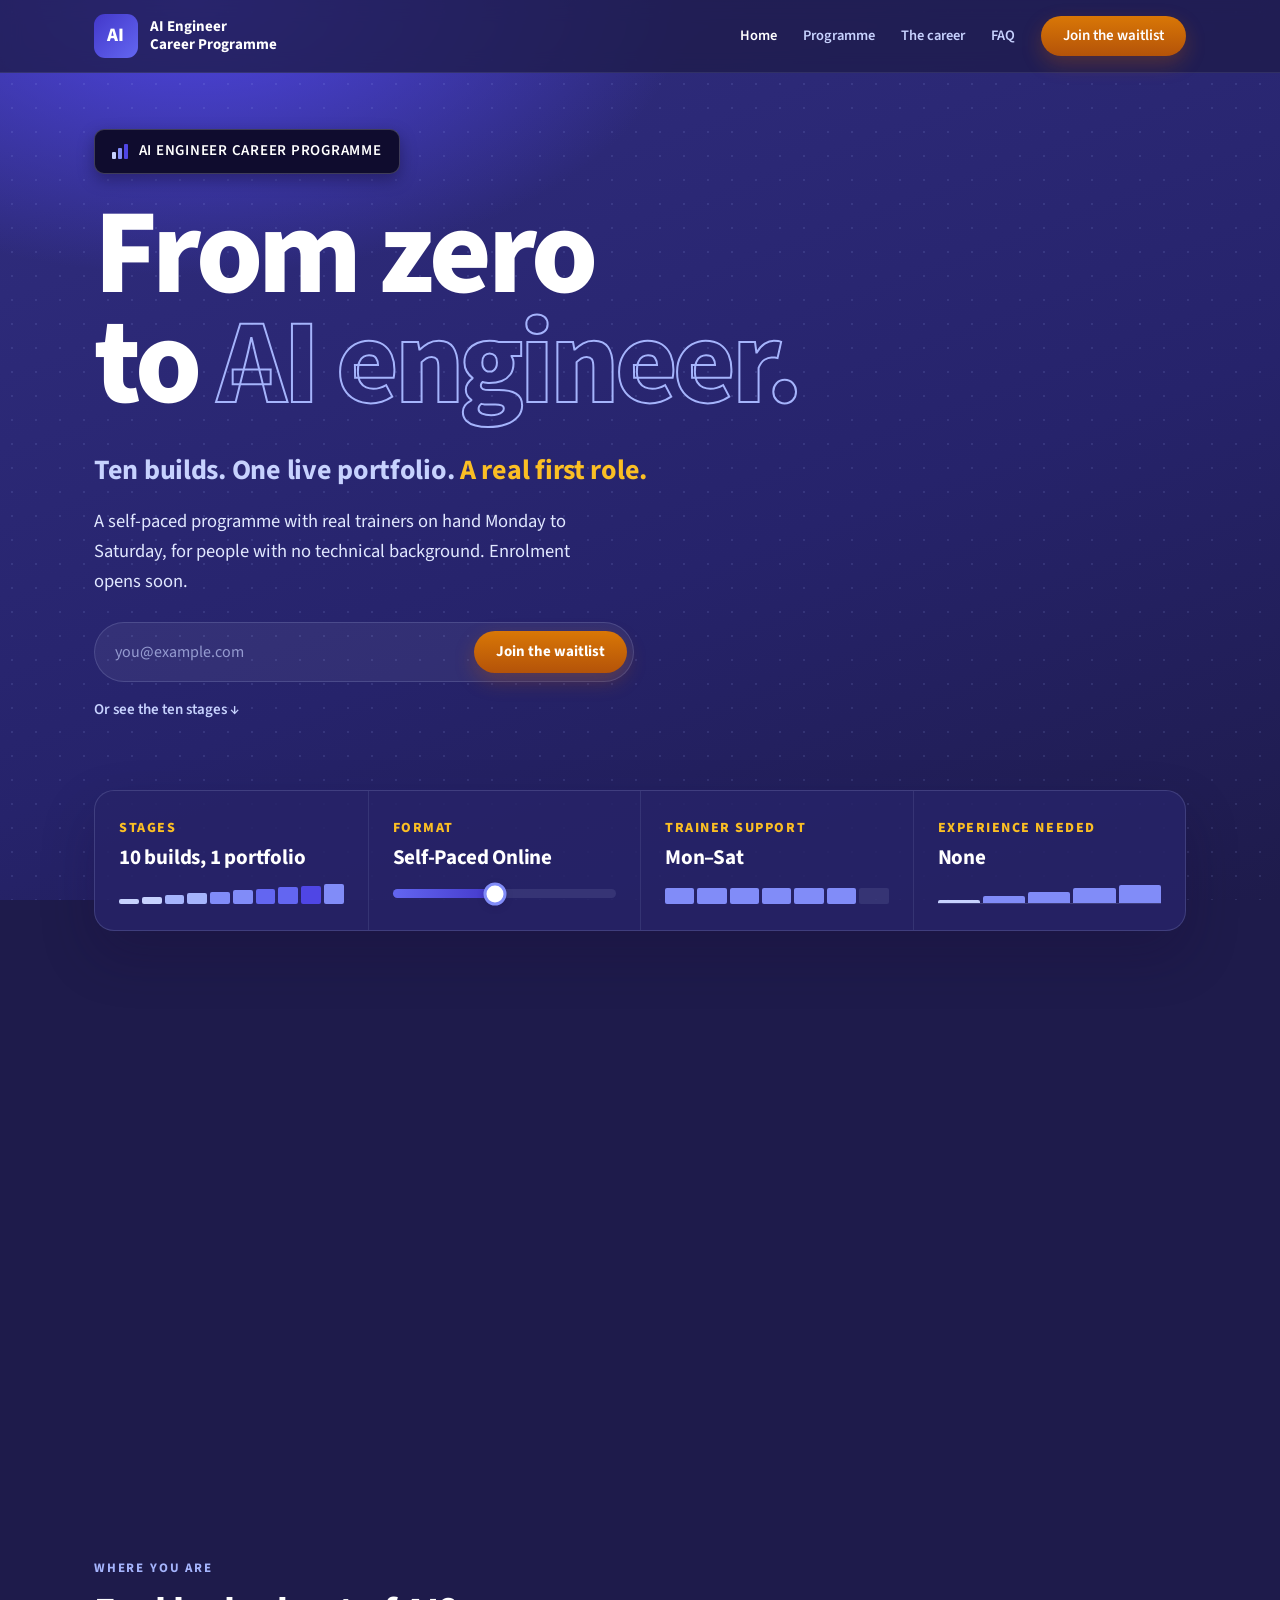
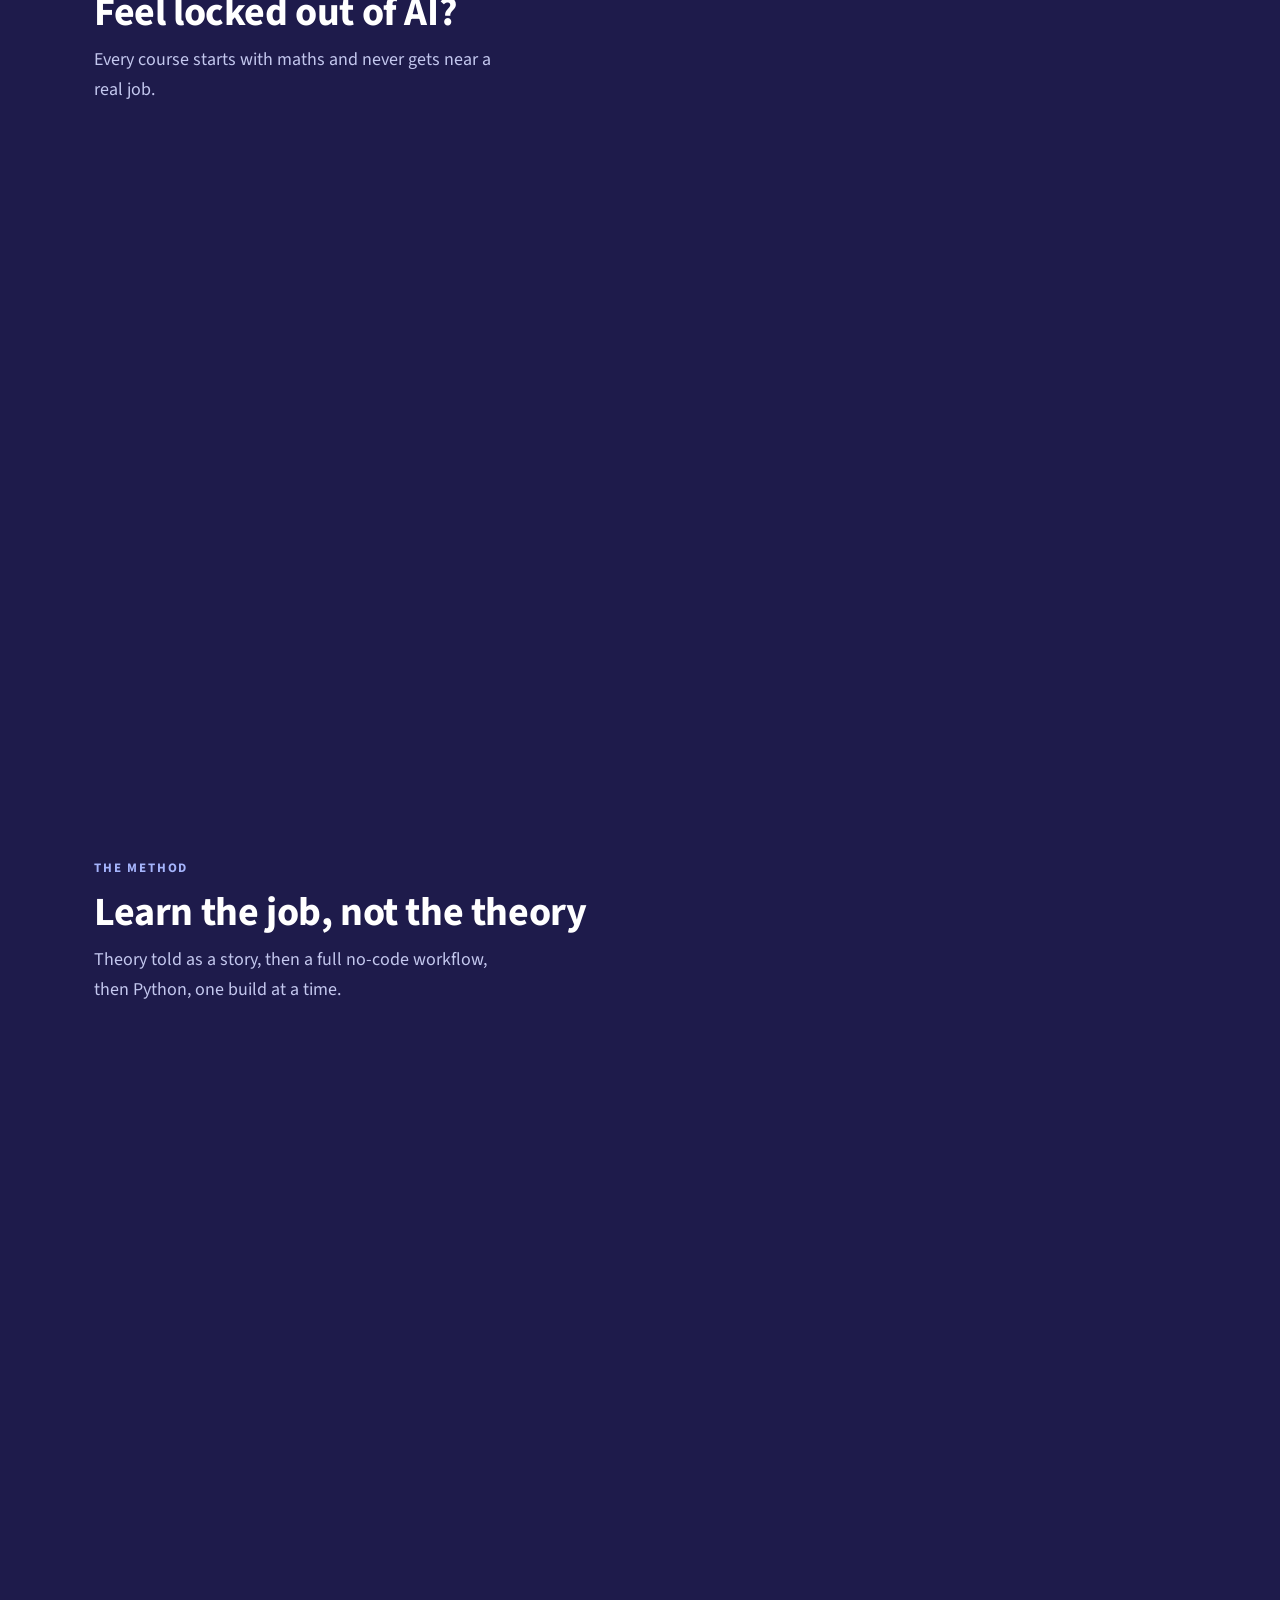
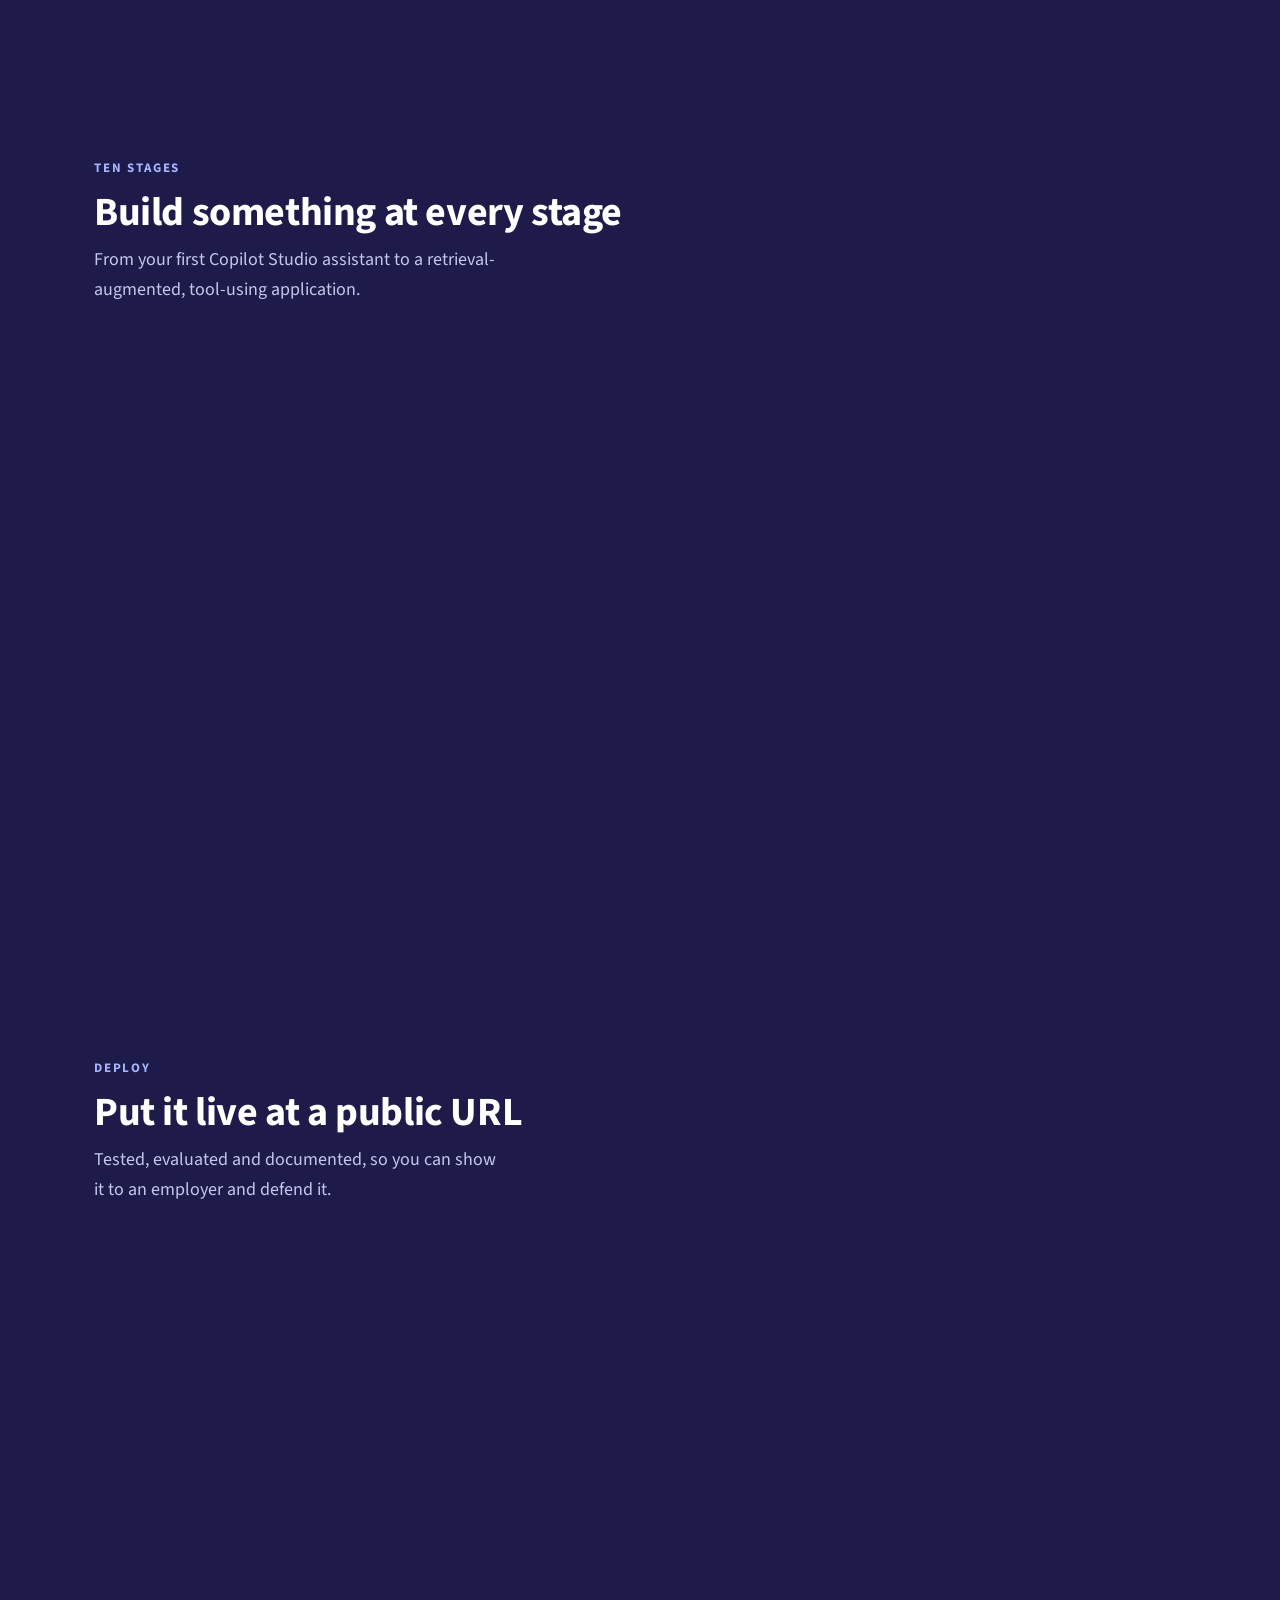
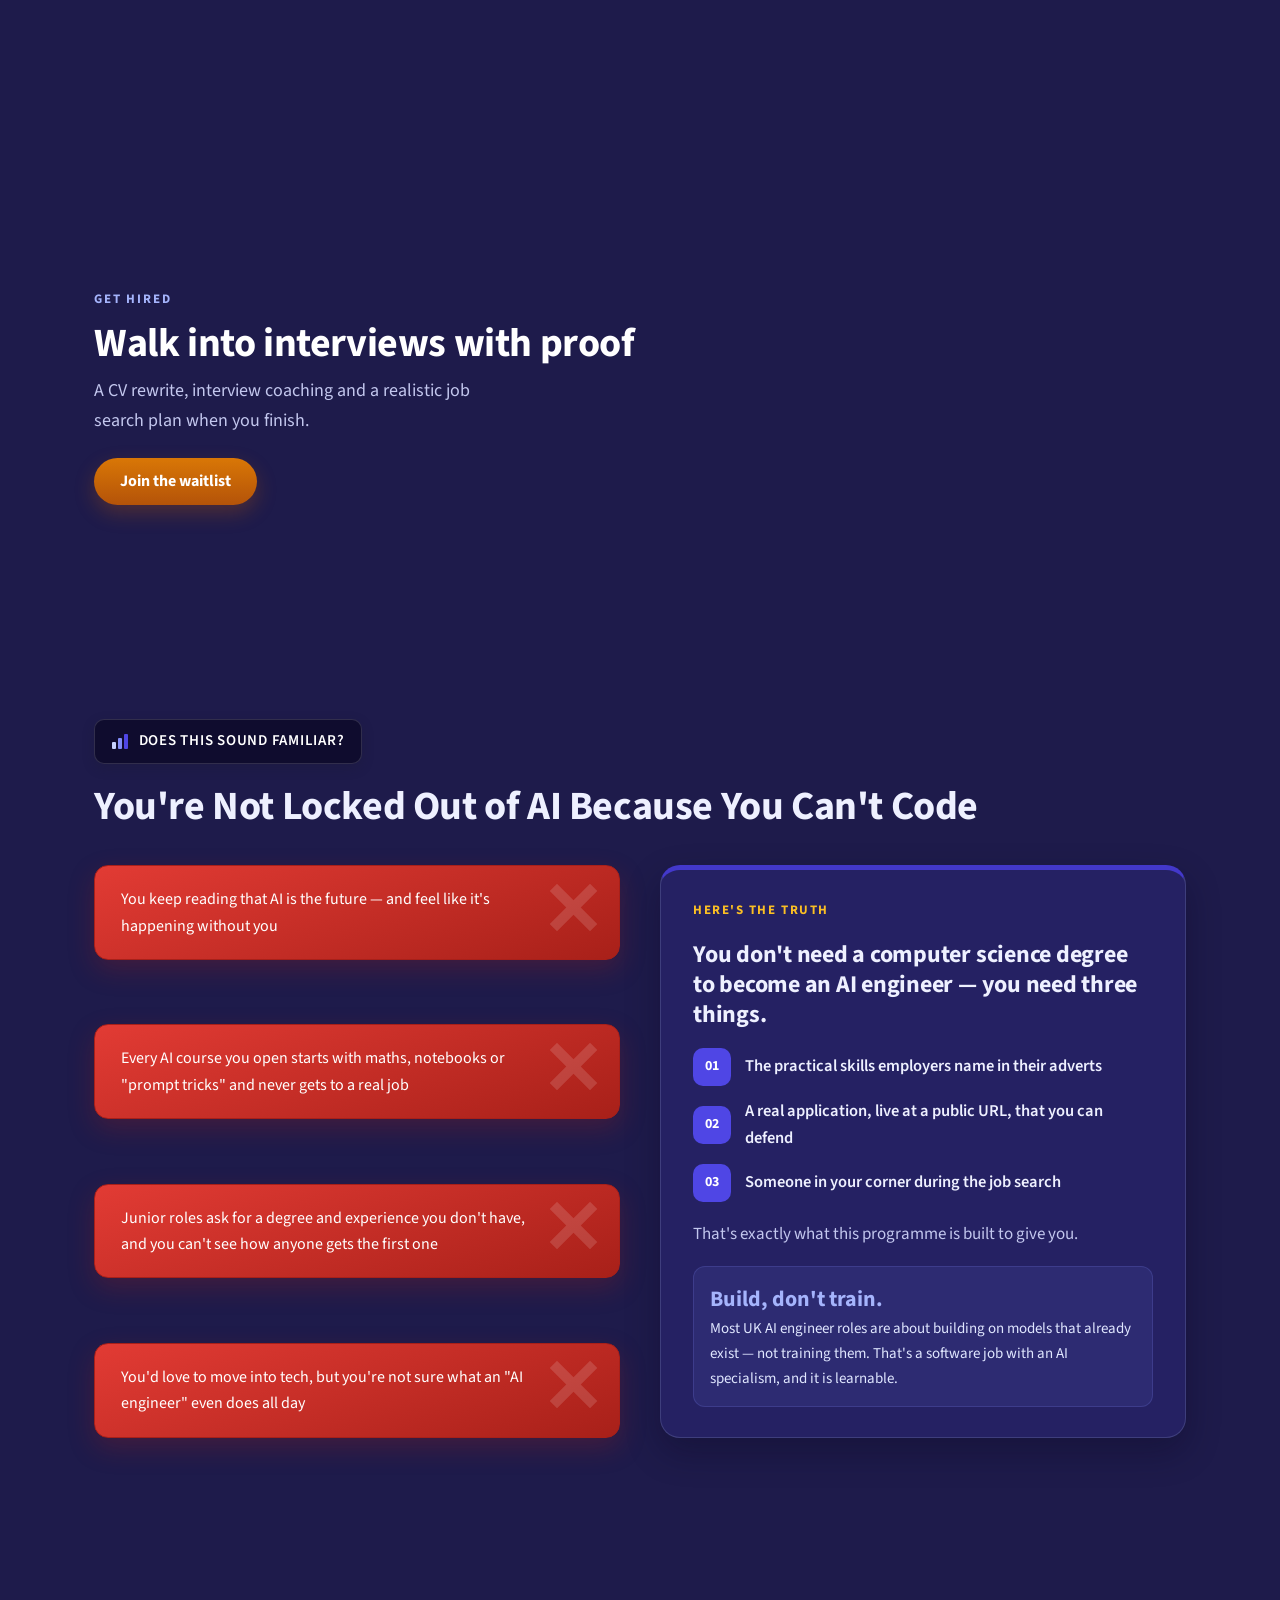
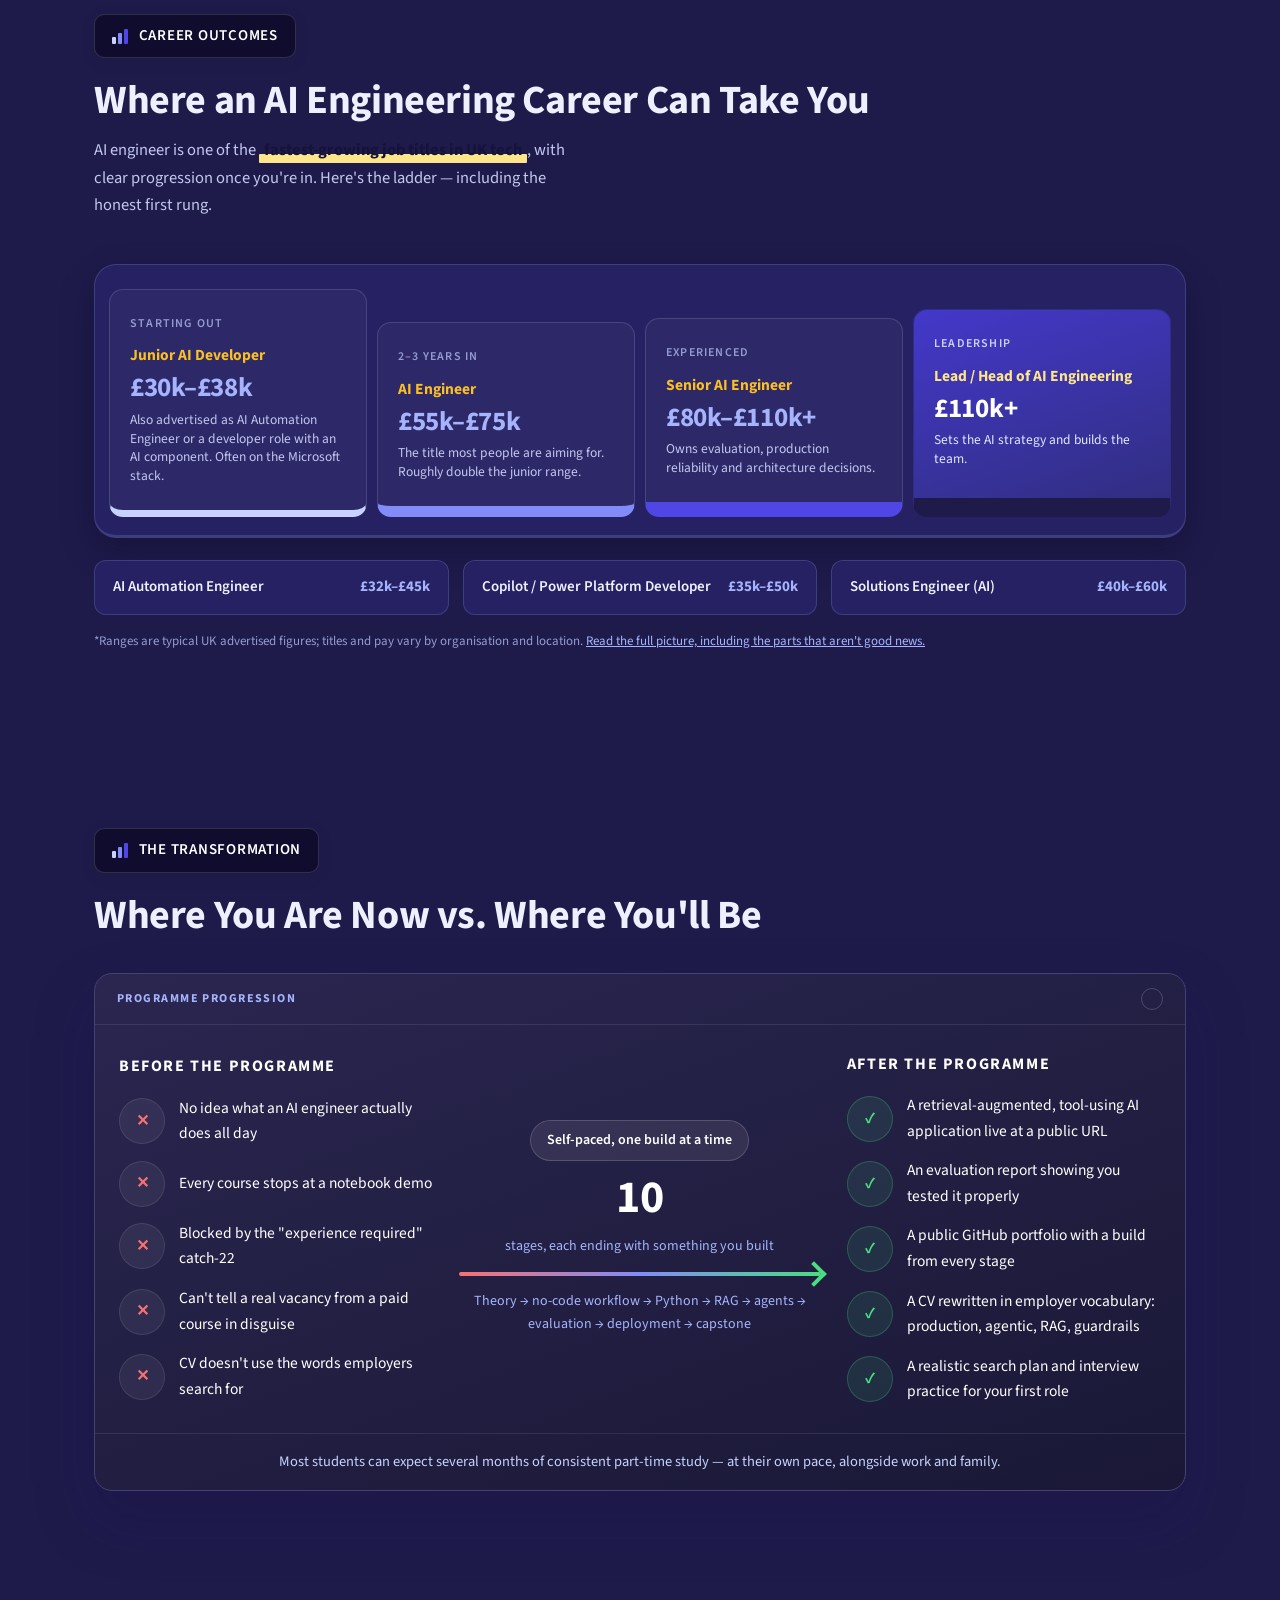
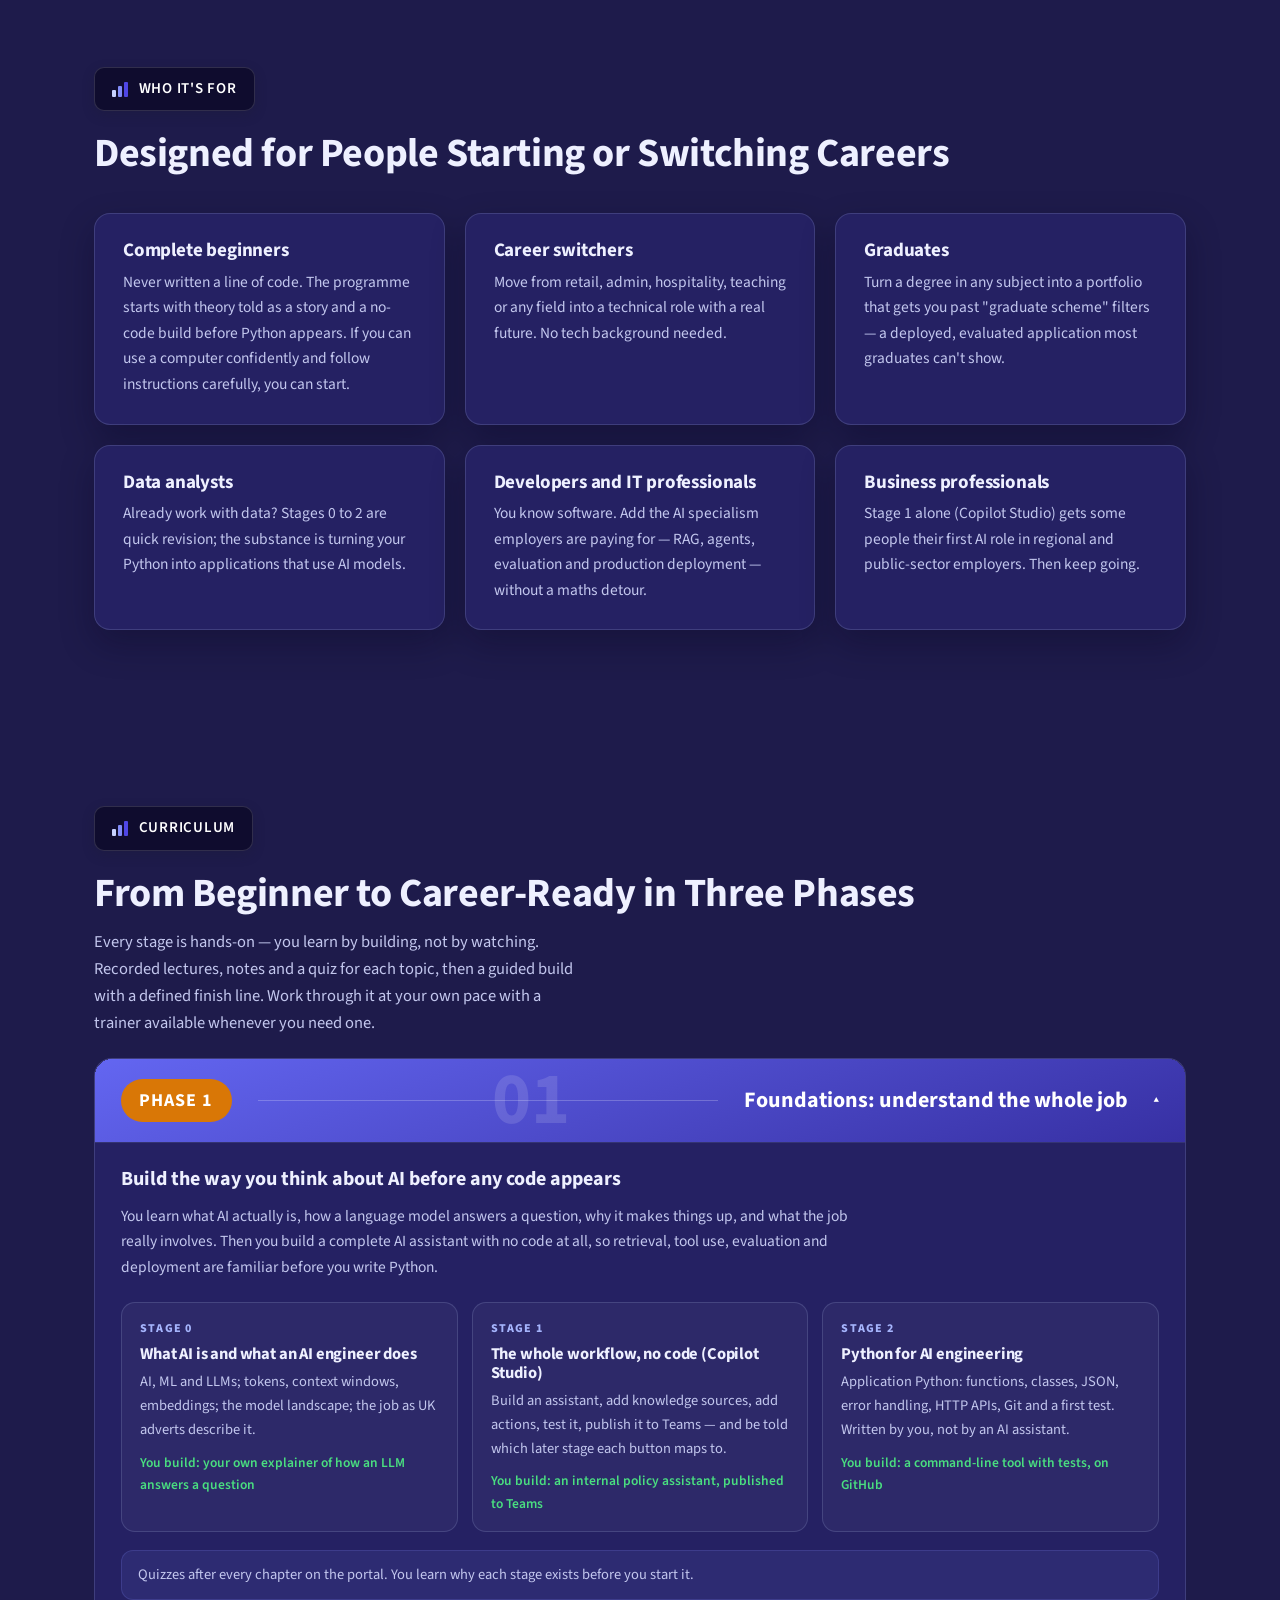
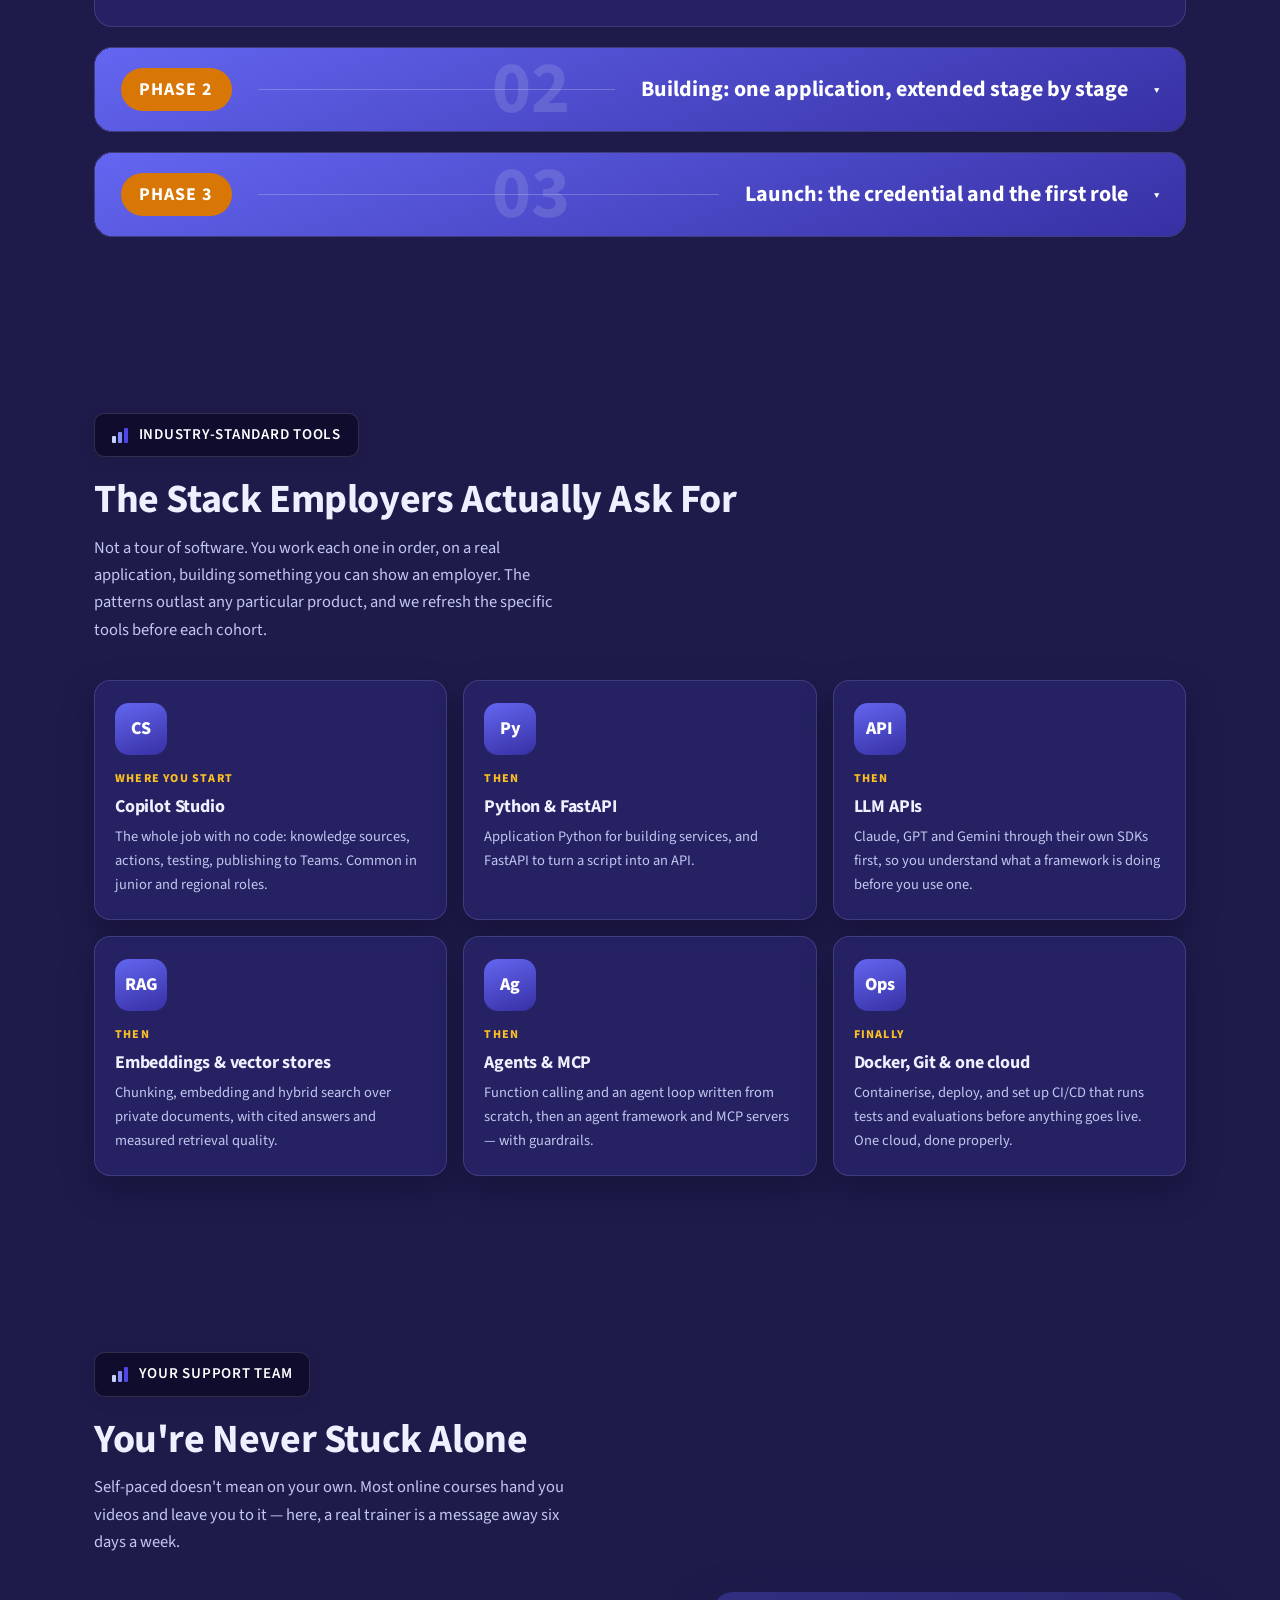
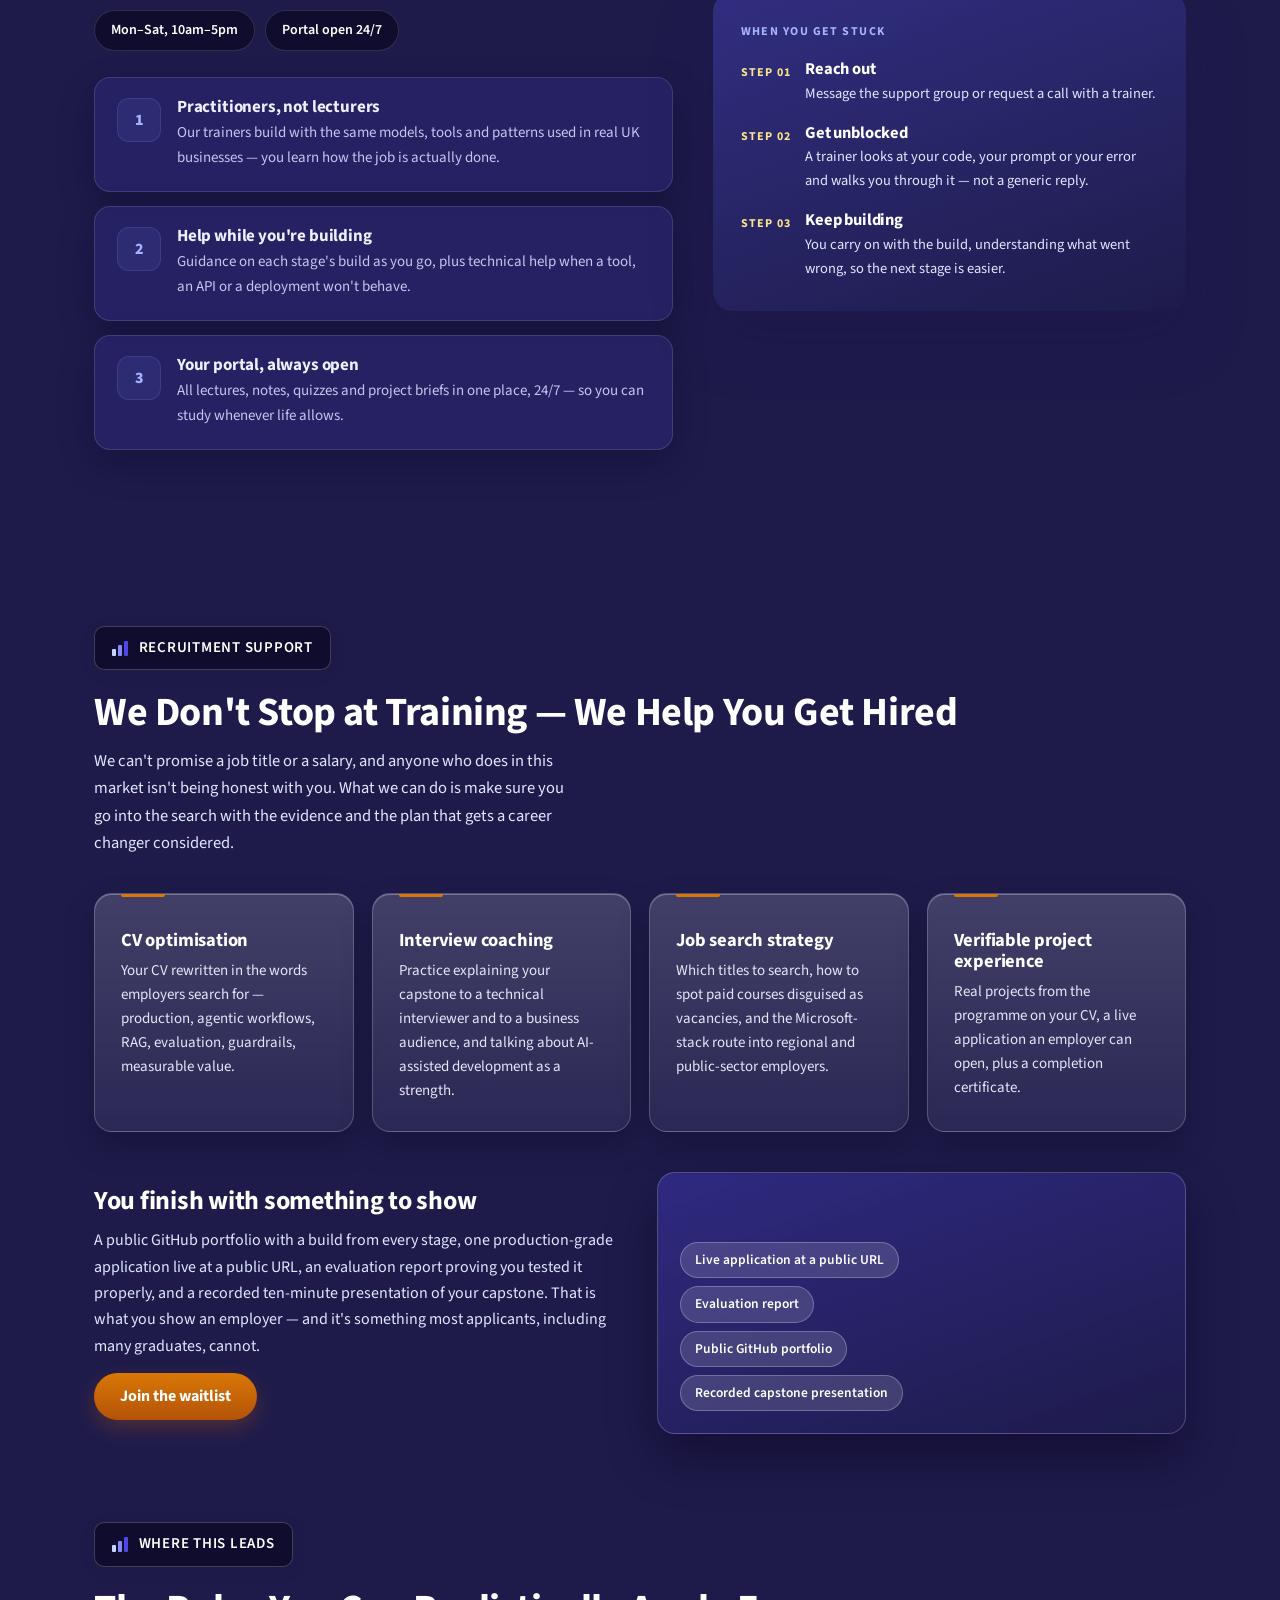
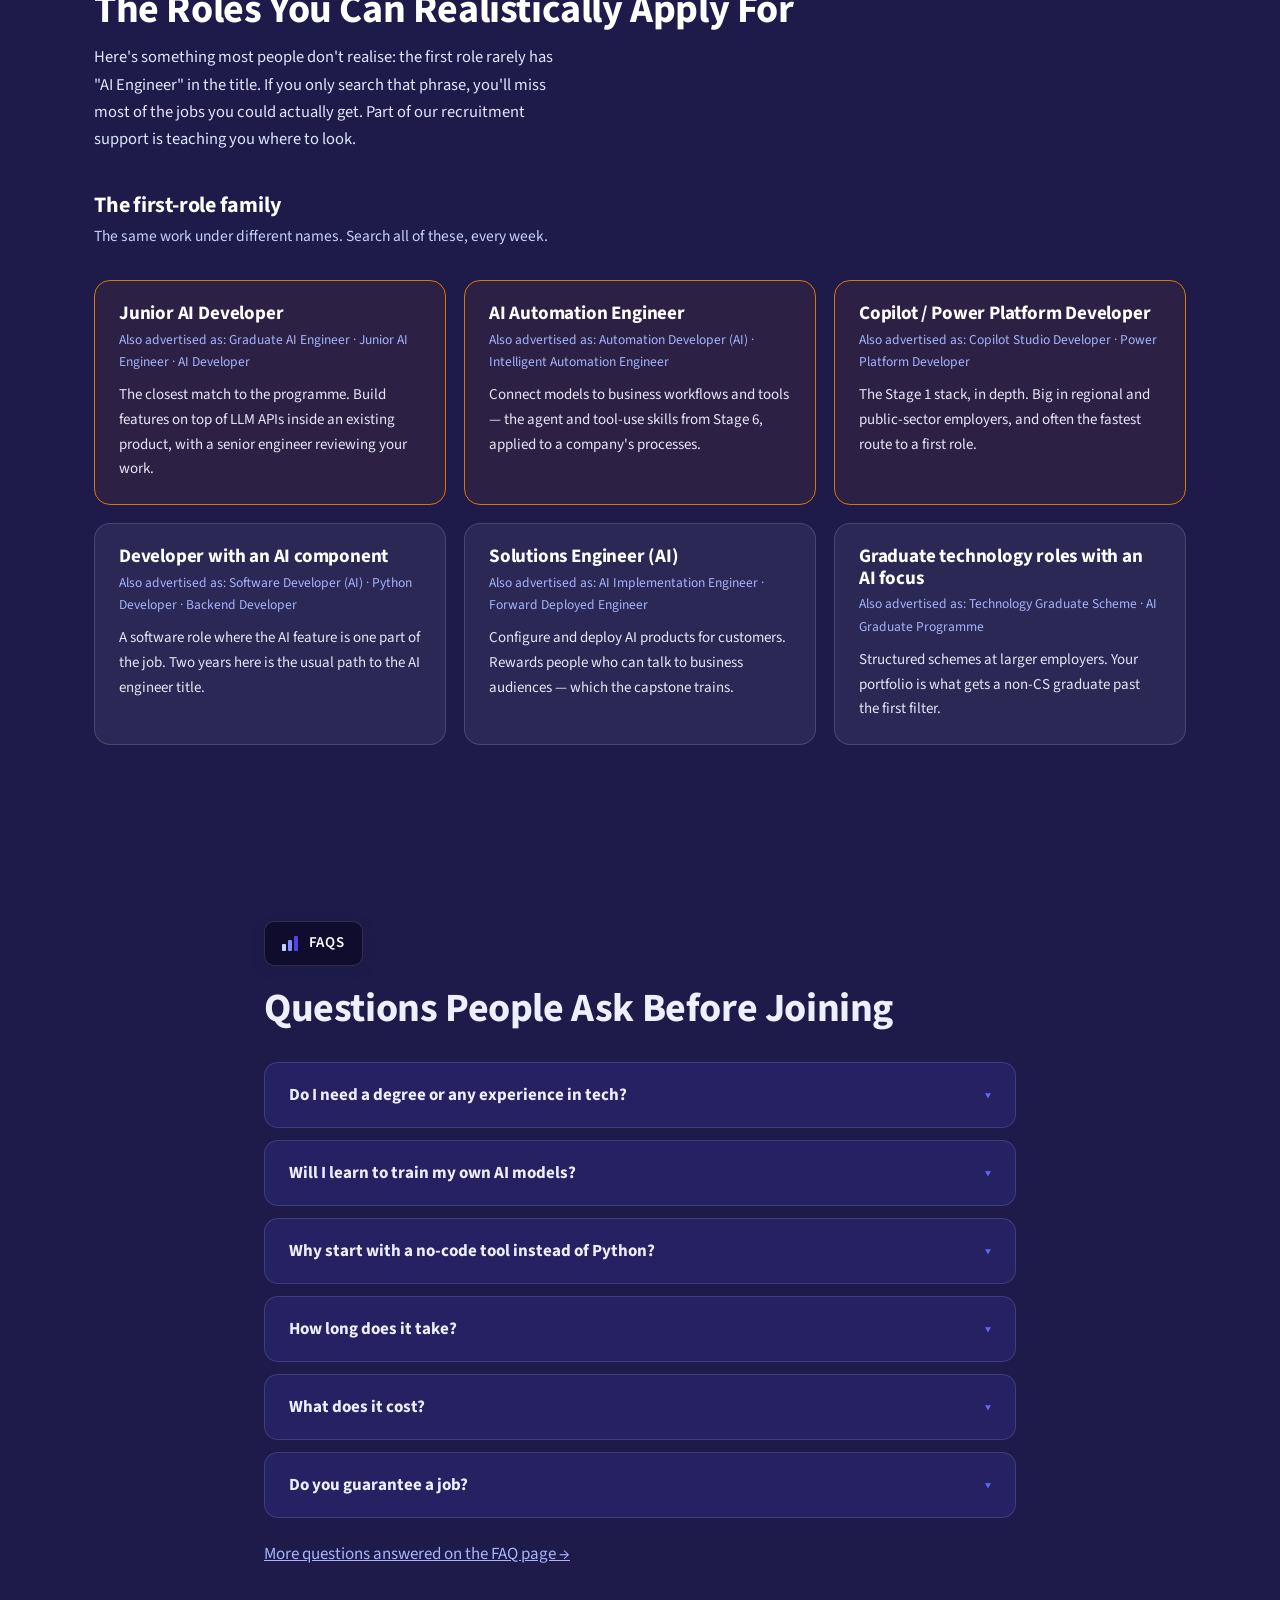
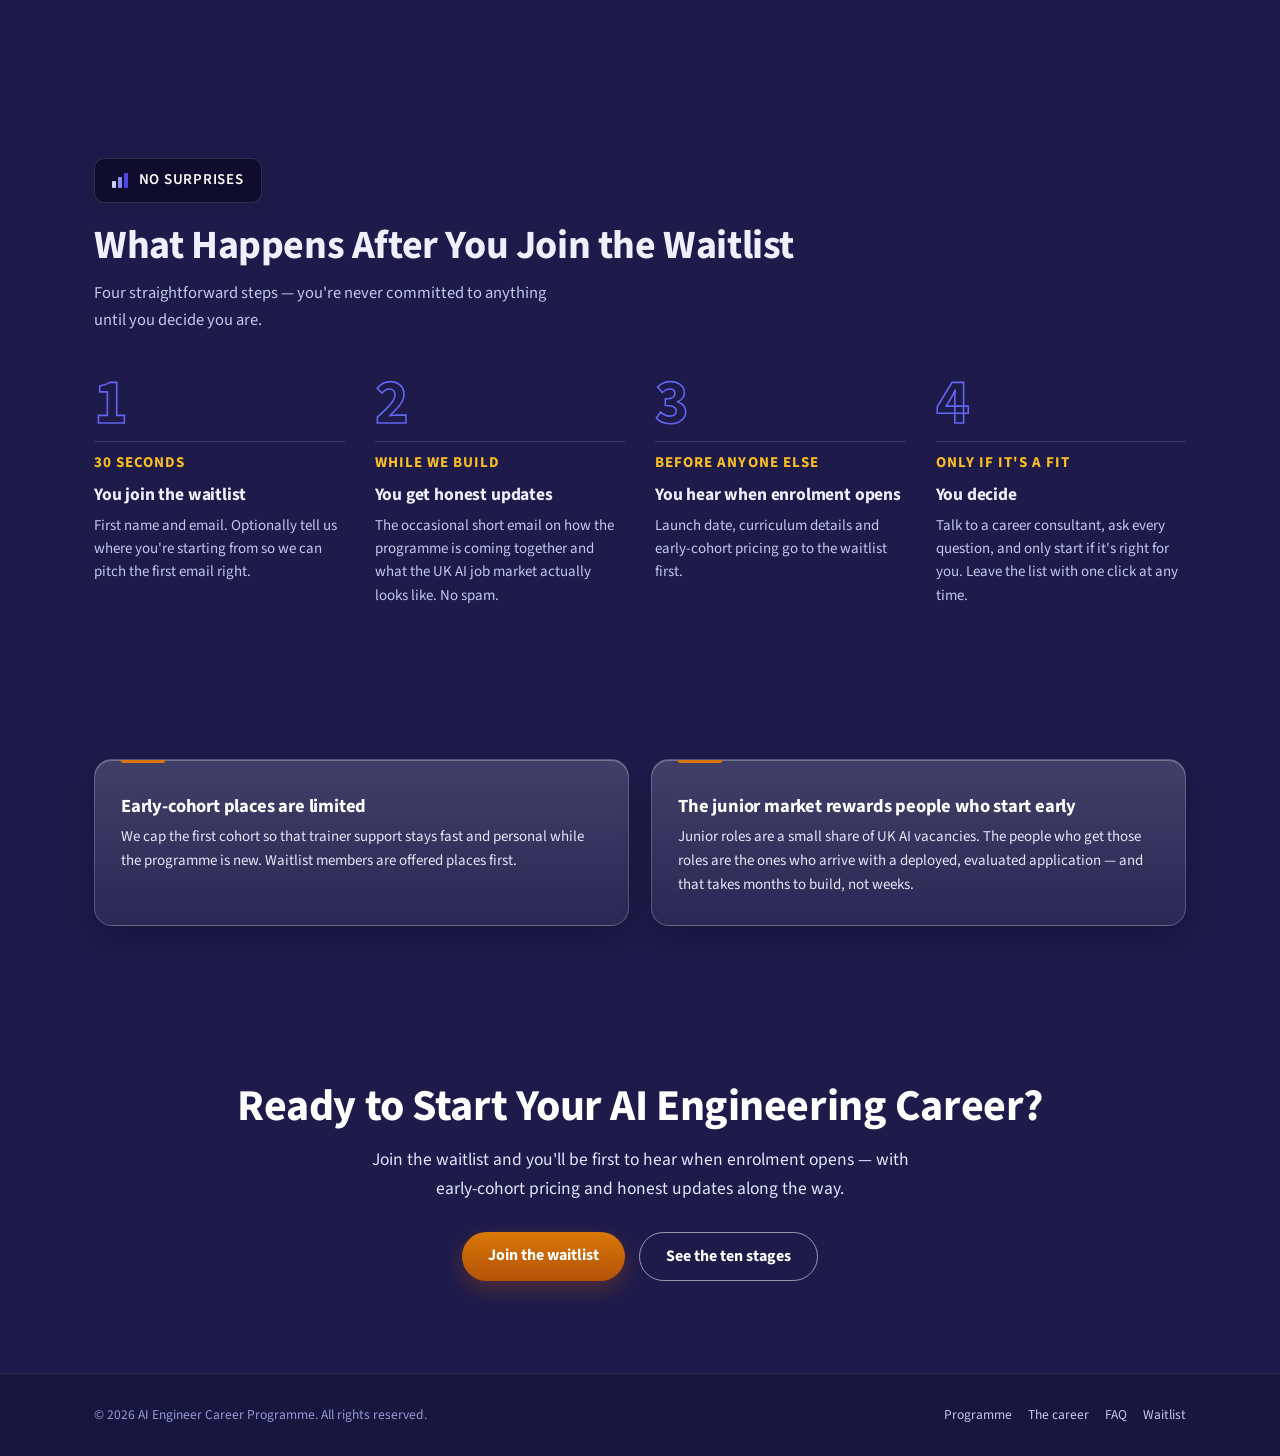
<file: index.html>
<!DOCTYPE html>
<html lang="en-GB">
<head>
<meta charset="UTF-8">
<meta name="viewport" content="width=device-width, initial-scale=1.0">
<title>AI Engineer Career Programme — become an AI engineer from zero</title>
<meta name="description" content="UK career-change programme taking complete beginners to a deployed, evaluated AI application and a realistic first role. Ten stages, real trainer support, recruitment support. Join the waitlist.">
<meta property="og:title" content="AI Engineer Career Programme — become an AI engineer from zero">
<meta property="og:description" content="UK career-change programme taking complete beginners to a deployed, evaluated AI application and a realistic first role. Ten stages, real trainer support, recruitment support. Join the waitlist.">
<meta property="og:type" content="website">
<meta property="og:image" content="/img/hero.jpg">
<link rel="icon" href="/favicon.svg" type="image/svg+xml">
<link rel="preconnect" href="https://fonts.googleapis.com">
<link rel="preconnect" href="https://fonts.gstatic.com" crossorigin>
<link href="https://fonts.googleapis.com/css2?family=Source+Sans+3:ital,wght@0,300..800;1,400&display=swap" rel="stylesheet">
<link rel="stylesheet" href="/styles.css">
</head>
<body>
<header class="site-header"><div class="container">
  <a class="logo" href="/" aria-label="AI Engineer Career Programme home"><span class="mark" aria-hidden="true">AI</span><span class="name">AI Engineer<br>Career Programme</span></a>
  <button class="menu-btn" aria-expanded="false" aria-controls="nav-links">Menu</button>
  <nav id="nav-links">
    <a href="/" aria-current="page">Home</a>
    <a href="/programme">Programme</a>
    <a href="/career">The career</a>
    <a href="/faq">FAQ</a>
    <a class="btn btn-accent" href="/waitlist">Join the waitlist</a>
  </nav>
</div></header>
<div class="hero hero-ed" id="top">
  <div class="container">
    <span class="badge on-dark"><i><span></span><span></span><span></span></i>AI Engineer Career Programme</span>
    <h1 class="hero-big">From zero<br>to <em>AI engineer.</em></h1>
    <p class="hero-line">Ten builds. One live portfolio. <span>A real first role.</span></p>
    <p class="sub">A self-paced programme with real trainers on hand Monday to Saturday, for people with no technical background. Enrolment opens soon.</p>
    <form class="hero-form" action="/waitlist" method="get">
      <label class="sr-only" for="hero-email">Email address</label>
      <input id="hero-email" name="email" type="email" placeholder="you@example.com" autocomplete="email" inputmode="email" required>
      <button class="btn btn-accent" type="submit">Join the waitlist</button>
    </form>
    <a class="hero-more" href="#curriculum">Or see the ten stages &darr;</a>
  </div>
</div>

<div class="facts-wrap"><div class="container">
  <div class="facts">
    <div><div class="k">Stages</div><div class="v">10 builds, 1 portfolio</div><div class="viz" aria-hidden="true"><span style="height:5px;background:var(--i200)"></span><span style="height:7px;background:var(--i200)"></span><span style="height:9px;background:var(--i300)"></span><span style="height:11px;background:var(--i300)"></span><span style="height:12px;background:var(--i400)"></span><span style="height:14px;background:var(--i400)"></span><span style="height:15px;background:var(--i500)"></span><span style="height:17px;background:var(--i500)"></span><span style="height:18px;background:var(--i600)"></span><span style="height:20px"></span></div></div>
    <div><div class="k">Format</div><div class="v">Self-Paced Online</div><div class="viz slider" aria-hidden="true"><div></div></div></div>
    <div><div class="k">Trainer Support</div><div class="v">Mon–Sat</div><div class="viz" aria-hidden="true"><span style="height:16px"></span><span style="height:16px"></span><span style="height:16px"></span><span style="height:16px"></span><span style="height:16px"></span><span style="height:16px"></span><span style="height:16px;background:var(--line-soft)"></span></div></div>
    <div><div class="k">Experience Needed</div><div class="v">None</div><div class="viz steps" aria-hidden="true" style="border-bottom:1.5px solid var(--line)"><span style="height:3px;background:var(--i200)"></span><span style="height:7px"></span><span style="height:11px"></span><span style="height:15px"></span><span style="height:18px"></span></div></div>
  </div>
</div></div>


<section class="story" id="story" aria-label="The programme in five steps">
  <div class="story-stage"><canvas class="story-canvas" aria-hidden="true"></canvas></div>
  <div class="container story-chapters">
    <div class="story-ch" data-word="LOST?"><span class="k">Where you are</span><h2>Feel locked out of AI?</h2><p>Every course starts with maths and never gets near a real job.</p></div>
    <div class="story-ch" data-word="LEARN"><span class="k">The method</span><h2>Learn the job, not the theory</h2><p>Theory told as a story, then a full no-code workflow, then Python, one build at a time.</p></div>
    <div class="story-ch" data-word="BUILD"><span class="k">Ten stages</span><h2>Build something at every stage</h2><p>From your first Copilot Studio assistant to a retrieval-augmented, tool-using application.</p></div>
    <div class="story-ch" data-word="SHIP IT"><span class="k">Deploy</span><h2>Put it live at a public URL</h2><p>Tested, evaluated and documented, so you can show it to an employer and defend it.</p></div>
    <div class="story-ch" data-word="HIRED"><span class="k">Get hired</span><h2>Walk into interviews with proof</h2><p>A CV rewrite, interview coaching and a realistic job search plan when you finish.</p><a class="btn btn-accent" href="/waitlist">Join the waitlist</a></div>
  </div>
</section>

<section class="fade"><div class="container">
  <span class="badge"><i><span></span><span></span><span></span></i>Does This Sound Familiar?</span>
  <h2>You're Not Locked Out of AI Because You Can't Code</h2>
  <div class="grid auto-2" style="margin-top:36px" data-reveal>
    <ul class="pain">
      <li><span>You keep reading that AI is the future — and feel like it's happening without you</span></li>
      <li><span>Every AI course you open starts with maths, notebooks or "prompt tricks" and never gets to a real job</span></li>
      <li><span>Junior roles ask for a degree and experience you don't have, and you can't see how anyone gets the first one</span></li>
      <li><span>You'd love to move into tech, but you're not sure what an "AI engineer" even does all day</span></li>
    </ul>
    <div class="truth">
      <div class="k">Here's the truth</div>
      <h3>You don't need a computer science degree to become an AI engineer — you need three things.</h3>
      <ol>
        <li><b>01</b>The practical skills employers name in their adverts</li>
        <li><b>02</b>A real application, live at a public URL, that you can defend</li>
        <li><b>03</b>Someone in your corner during the job search</li>
      </ol>
      <p style="margin:0;color:var(--ink-soft)">That's exactly what this programme is built to give you.</p>
      <div class="stat"><b>Build, don't train.</b> Most UK AI engineer roles are about building on models that already exist — not training them. That's a software job with an AI specialism, and it is learnable.</div>
    </div>
  </div>
</div></section>

<section class="sweep" id="careers"><div class="container">
  <span class="badge"><i><span></span><span></span><span></span></i>Career Outcomes</span>
  <h2>Where an AI Engineering Career Can Take You</h2>
  <p class="lede">AI engineer is one of the <span class="hl"><span>fastest-growing job titles in UK tech</span></span>, with clear progression once you're in. Here's the ladder — including the honest first rung.</p>
  <div class="ladder" data-reveal aria-label="Typical career progression and advertised salary ranges">
    <div><div class="k">Starting out</div><div class="t">Junior AI Developer</div><div class="v">£30k–£38k</div><div class="s">Also advertised as AI Automation Engineer or a developer role with an AI component. Often on the Microsoft stack.</div></div>
    <div><div class="k">2–3 years in</div><div class="t">AI Engineer</div><div class="v">£55k–£75k</div><div class="s">The title most people are aiming for. Roughly double the junior range.</div></div>
    <div><div class="k">Experienced</div><div class="t">Senior AI Engineer</div><div class="v">£80k–£110k+</div><div class="s">Owns evaluation, production reliability and architecture decisions.</div></div>
    <div><div class="k">Leadership</div><div class="t">Lead / Head of AI Engineering</div><div class="v">£110k+</div><div class="s">Sets the AI strategy and builds the team.</div></div>
  </div>
  <div class="side-roles" data-reveal>
    <div>AI Automation Engineer <b>£32k–£45k</b></div>
    <div>Copilot / Power Platform Developer <b>£35k–£50k</b></div>
    <div>Solutions Engineer (AI) <b>£40k–£60k</b></div>
  </div>
  <p class="footnote">*Ranges are typical UK advertised figures; titles and pay vary by organisation and location. <a href="/career">Read the full picture, including the parts that aren't good news.</a></p>
</div></section>

<section class="fade-down"><div class="container">
  <span class="badge"><i><span></span><span></span><span></span></i>The Transformation</span>
  <h2>Where You Are Now vs. Where You'll Be</h2>
  <div class="trans" data-reveal>
    <div class="bar"><span>Programme progression</span><span aria-hidden="true"></span></div>
    <div class="trans-grid">
      <div><div class="h">Before the programme</div><ul class="before">
        <li>No idea what an AI engineer actually does all day</li>
        <li>Every course stops at a notebook demo</li>
        <li>Blocked by the "experience required" catch-22</li>
        <li>Can't tell a real vacancy from a paid course in disguise</li>
        <li>CV doesn't use the words employers search for</li>
      </ul></div>
      <div class="mid">
        <div class="chip">Self-paced, one build at a time</div>
        <div class="big">10</div>
        <div class="sm">stages, each ending with something you built</div>
        <div class="arrow" aria-hidden="true"></div>
        <div class="sm">Theory &rarr; no-code workflow &rarr; Python &rarr; RAG &rarr; agents &rarr; evaluation &rarr; deployment &rarr; capstone</div>
      </div>
      <div><div class="h">After the programme</div><ul class="after">
        <li>A retrieval-augmented, tool-using AI application live at a public URL</li>
        <li>An evaluation report showing you tested it properly</li>
        <li>A public GitHub portfolio with a build from every stage</li>
        <li>A CV rewritten in employer vocabulary: production, agentic, RAG, guardrails</li>
        <li>A realistic search plan and interview practice for your first role</li>
      </ul></div>
    </div>
    <div class="foot">Most students can expect several months of consistent part-time study — at their own pace, alongside work and family.</div>
  </div>
</div></section>

<section id="who"><div class="container">
  <span class="badge"><i><span></span><span></span><span></span></i>Who It's For</span>
  <h2>Designed for People Starting or Switching Careers</h2>
  <div class="personas" data-reveal>
    <div class="card"><h3>Complete beginners</h3><p>Never written a line of code. The programme starts with theory told as a story and a no-code build before Python appears. If you can use a computer confidently and follow instructions carefully, you can start.</p></div>
    <div class="card"><h3>Career switchers</h3><p>Move from retail, admin, hospitality, teaching or any field into a technical role with a real future. No tech background needed.</p></div>
    <div class="card"><h3>Graduates</h3><p>Turn a degree in any subject into a portfolio that gets you past "graduate scheme" filters — a deployed, evaluated application most graduates can't show.</p></div>
    <div class="card"><h3>Data analysts</h3><p>Already work with data? Stages 0 to 2 are quick revision; the substance is turning your Python into applications that use AI models.</p></div>
    <div class="card"><h3>Developers and IT professionals</h3><p>You know software. Add the AI specialism employers are paying for — RAG, agents, evaluation and production deployment — without a maths detour.</p></div>
    <div class="card"><h3>Business professionals</h3><p>Stage 1 alone (Copilot Studio) gets some people their first AI role in regional and public-sector employers. Then keep going.</p></div>
  </div>
</div></section>

<section class="tint" id="curriculum"><div class="container">
  <span class="badge"><i><span></span><span></span><span></span></i>Curriculum</span>
  <h2>From Beginner to Career-Ready in Three Phases</h2>
  <p class="lede">Every stage is hands-on — you learn by building, not by watching. Recorded lectures, notes and a quiz for each topic, then a guided build with a defined finish line. Work through it at your own pace with a trainer available whenever you need one.</p>

  <div class="acc" data-open>
    <button class="acc-head" aria-expanded="false"><span class="ghost" aria-hidden="true">01</span><span class="phase">Phase 1</span><span class="rule"></span><span class="title">Foundations: understand the whole job</span><span class="chev" aria-hidden="true">▾</span></button>
    <div class="acc-body"><div>
      <p class="pt">Build the way you think about AI before any code appears</p>
      <p class="pd">You learn what AI actually is, how a language model answers a question, why it makes things up, and what the job really involves. Then you build a complete AI assistant with no code at all, so retrieval, tool use, evaluation and deployment are familiar before you write Python.</p>
      <div class="stages">
        <div class="stage"><div class="n">Stage 0</div><h4>What AI is and what an AI engineer does</h4><p>AI, ML and LLMs; tokens, context windows, embeddings; the model landscape; the job as UK adverts describe it.</p><div class="b">You build: your own explainer of how an LLM answers a question</div></div>
        <div class="stage"><div class="n">Stage 1</div><h4>The whole workflow, no code (Copilot Studio)</h4><p>Build an assistant, add knowledge sources, add actions, test it, publish it to Teams — and be told which later stage each button maps to.</p><div class="b">You build: an internal policy assistant, published to Teams</div></div>
        <div class="stage"><div class="n">Stage 2</div><h4>Python for AI engineering</h4><p>Application Python: functions, classes, JSON, error handling, HTTP APIs, Git and a first test. Written by you, not by an AI assistant.</p><div class="b">You build: a command-line tool with tests, on GitHub</div></div>
      </div>
      <p class="acc-note">Quizzes after every chapter on the portal. You learn why each stage exists before you start it.</p>
    </div></div>
  </div>

  <div class="acc">
    <button class="acc-head" aria-expanded="false"><span class="ghost" aria-hidden="true">02</span><span class="phase">Phase 2</span><span class="rule"></span><span class="title">Building: one application, extended stage by stage</span><span class="chev" aria-hidden="true">▾</span></button>
    <div class="acc-body"><div>
      <p class="pt">Rebuild the Stage 1 assistant in code, then make it production-grade</p>
      <p class="pd">Stages 3 to 8 extend the same application rather than starting ten separate exercises. You finish with one real system you can explain end to end in an interview — the two build patterns every portfolio needs, plus the evaluation and deployment skills that separate a demo from a product.</p>
      <div class="stages">
        <div class="stage"><div class="n">Stage 3</div><h4>Working with LLM APIs</h4><p>Call a model from Python; system prompts, structured outputs, streaming, cost and latency; wrap it in a FastAPI service.</p><div class="b">You build: a chat service that runs on two model providers</div></div>
        <div class="stage"><div class="n">Stage 4</div><h4>Context engineering</h4><p>Prompts, examples, output schemas, tool descriptions, token budgeting, and defending against prompt injection.</p><div class="b">You build: validated structured outputs and injection defences</div></div>
        <div class="stage"><div class="n">Stage 5</div><h4>Retrieval-augmented generation (RAG)</h4><p>Chunking, embeddings, vector stores, hybrid search, reranking, citing sources, measuring retrieval quality.</p><div class="b">You build: document Q&amp;A with cited answers and a quality score</div></div>
        <div class="stage"><div class="n">Stage 6</div><h4>Agents and tool use</h4><p>Function calling, an agent loop from scratch, then a framework; MCP servers; guardrails and safe fallbacks.</p><div class="b">You build: an agent that calls real tools and fails safely</div></div>
        <div class="stage"><div class="n">Stage 7</div><h4>Evaluation</h4><p>Test sets, model-as-judge, human review, regression tests for prompts, tracing. The skill almost every course skips.</p><div class="b">You build: an evaluation suite and a report of what your agent gets wrong</div></div>
        <div class="stage"><div class="n">Stage 8</div><h4>Shipping to production</h4><p>Docker, one cloud, CI/CD that blocks deployment if evaluations regress, logging, monitoring, auth, cost per request.</p><div class="b">You build: your agent live at a public URL with a pipeline</div></div>
      </div>
      <p class="acc-note">AI-assisted development is introduced in Stage 3 as a working practice, with one rule: you must be able to explain every line.</p>
    </div></div>
  </div>

  <div class="acc">
    <button class="acc-head" aria-expanded="false"><span class="ghost" aria-hidden="true">03</span><span class="phase">Phase 3</span><span class="rule"></span><span class="title">Launch: the credential and the first role</span><span class="chev" aria-hidden="true">▾</span></button>
    <div class="acc-body"><div>
      <p class="pt">Solve a real business problem end to end, then go and get hired</p>
      <p class="pd">The capstone is the credential: a public repository, a live deployment, an evaluation report and a recorded ten-minute presentation to a business audience. Then the honest bit — which titles to search, how to spot a paid course dressed up as a vacancy, and how to write a CV in the words employers use.</p>
      <div class="stages">
        <div class="stage"><div class="n">Stage 9</div><h4>Capstone</h4><p>Scope a real organisational problem, build a retrieval-augmented, tool-using application with an evaluation suite, deploy it, present it in business terms.</p><div class="b">You build: your portfolio — repo, live app, eval report, presentation</div></div>
        <div class="stage"><div class="n">Stage 10</div><h4>Getting hired</h4><p>Which titles to search, spotting fake vacancies, a CV in employer vocabulary, the Microsoft-stack route into regional employers, interview practice, progression.</p><div class="b">You build: a CV in employer vocabulary and a realistic search plan</div></div>
      </div>
      <p class="acc-note">Deliberately left out: training models from scratch, deep learning maths, PyTorch, computer vision. Junior roles rarely ask for them. <a href="/programme">See the full stage-by-stage breakdown.</a></p>
    </div></div>
  </div>
</div></section>

<section id="tools"><div class="container">
  <span class="badge"><i><span></span><span></span><span></span></i>Industry-Standard Tools</span>
  <h2>The Stack Employers Actually Ask For</h2>
  <p class="lede">Not a tour of software. You work each one in order, on a real application, building something you can show an employer. The patterns outlast any particular product, and we refresh the specific tools before each cohort.</p>
  <div class="tools" data-reveal>
    <div class="tool"><div class="mark">CS</div><div class="order">Where you start</div><h3>Copilot Studio</h3><p>The whole job with no code: knowledge sources, actions, testing, publishing to Teams. Common in junior and regional roles.</p></div>
    <div class="tool"><div class="mark">Py</div><div class="order">Then</div><h3>Python &amp; FastAPI</h3><p>Application Python for building services, and FastAPI to turn a script into an API.</p></div>
    <div class="tool"><div class="mark">API</div><div class="order">Then</div><h3>LLM APIs</h3><p>Claude, GPT and Gemini through their own SDKs first, so you understand what a framework is doing before you use one.</p></div>
    <div class="tool"><div class="mark">RAG</div><div class="order">Then</div><h3>Embeddings &amp; vector stores</h3><p>Chunking, embedding and hybrid search over private documents, with cited answers and measured retrieval quality.</p></div>
    <div class="tool"><div class="mark">Ag</div><div class="order">Then</div><h3>Agents &amp; MCP</h3><p>Function calling and an agent loop written from scratch, then an agent framework and MCP servers — with guardrails.</p></div>
    <div class="tool"><div class="mark">Ops</div><div class="order">Finally</div><h3>Docker, Git &amp; one cloud</h3><p>Containerise, deploy, and set up CI/CD that runs tests and evaluations before anything goes live. One cloud, done properly.</p></div>
  </div>
</div></section>

<section class="tint" id="support"><div class="container">
  <span class="badge"><i><span></span><span></span><span></span></i>Your Support Team</span>
  <h2>You're Never Stuck Alone</h2>
  <p class="lede">Self-paced doesn't mean on your own. Most online courses hand you videos and leave you to it — here, a real trainer is a message away six days a week.</p>
  <div class="support-grid" data-reveal>
    <div>
      <div class="hours"><span>Mon–Sat, 10am–5pm</span><span>Portal open 24/7</span></div>
      <div class="support-list">
        <div class="card"><div class="ic">1</div><div><h3>Practitioners, not lecturers</h3><p>Our trainers build with the same models, tools and patterns used in real UK businesses — you learn how the job is actually done.</p></div></div>
        <div class="card"><div class="ic">2</div><div><h3>Help while you're building</h3><p>Guidance on each stage's build as you go, plus technical help when a tool, an API or a deployment won't behave.</p></div></div>
        <div class="card"><div class="ic">3</div><div><h3>Your portal, always open</h3><p>All lectures, notes, quizzes and project briefs in one place, 24/7 — so you can study whenever life allows.</p></div></div>
      </div>
    </div>
    <div class="steps-mini">
      <div>
        <div class="k">When you get stuck</div>
        <ol>
          <li><b>Step 01</b><div><h4>Reach out</h4><p>Message the support group or request a call with a trainer.</p></div></li>
          <li><b>Step 02</b><div><h4>Get unblocked</h4><p>A trainer looks at your code, your prompt or your error and walks you through it — not a generic reply.</p></div></li>
          <li><b>Step 03</b><div><h4>Keep building</h4><p>You carry on with the build, understanding what went wrong, so the next stage is easier.</p></div></li>
        </ol>
      </div>
    </div>
  </div>
</div></section>

<div class="dark-block">
<section id="recruitment"><div class="container">
  <span class="badge"><i><span></span><span></span><span></span></i>Recruitment Support</span>
  <h2>We Don't Stop at Training — We Help You Get Hired</h2>
  <p class="lede">We can't promise a job title or a salary, and anyone who does in this market isn't being honest with you. What we can do is make sure you go into the search with the evidence and the plan that gets a career changer considered.</p>
  <div class="recruit" data-reveal>
    <div class="glass"><h3>CV optimisation</h3><p>Your CV rewritten in the words employers search for — production, agentic workflows, RAG, evaluation, guardrails, measurable value.</p></div>
    <div class="glass"><h3>Interview coaching</h3><p>Practice explaining your capstone to a technical interviewer and to a business audience, and talking about AI-assisted development as a strength.</p></div>
    <div class="glass"><h3>Job search strategy</h3><p>Which titles to search, how to spot paid courses disguised as vacancies, and the Microsoft-stack route into regional and public-sector employers.</p></div>
    <div class="glass"><h3>Verifiable project experience</h3><p>Real projects from the programme on your CV, a live application an employer can open, plus a completion certificate.</p></div>
  </div>
  <div class="finish" data-reveal>
    <div>
      <h3>You finish with something to show</h3>
      <p>A public GitHub portfolio with a build from every stage, one production-grade application live at a public URL, an evaluation report proving you tested it properly, and a recorded ten-minute presentation of your capstone. That is what you show an employer — and it's something most applicants, including many graduates, cannot.</p>
      <a class="btn btn-accent" href="/waitlist">Join the waitlist</a>
    </div>
    <div class="art"><div><span>Live application at a public URL</span><span>Evaluation report</span><span>Public GitHub portfolio</span><span>Recorded capstone presentation</span></div></div>
  </div>
</div></section>

<section id="roles" style="padding-top:0"><div class="container">
  <span class="badge"><i><span></span><span></span><span></span></i>Where This Leads</span>
  <h2>The Roles You Can Realistically Apply For</h2>
  <p class="lede">Here's something most people don't realise: the first role rarely has "AI Engineer" in the title. If you only search that phrase, you'll miss most of the jobs you could actually get. Part of our recruitment support is teaching you where to look.</p>
  <h3 class="roles-h">The first-role family</h3>
  <p>The same work under different names. Search all of these, every week.</p>
  <div class="roles-grid" data-reveal>
    <div class="role core"><h3>Junior AI Developer</h3><p class="aka">Also advertised as: Graduate AI Engineer &middot; Junior AI Engineer &middot; AI Developer</p><p>The closest match to the programme. Build features on top of LLM APIs inside an existing product, with a senior engineer reviewing your work.</p></div>
    <div class="role core"><h3>AI Automation Engineer</h3><p class="aka">Also advertised as: Automation Developer (AI) &middot; Intelligent Automation Engineer</p><p>Connect models to business workflows and tools — the agent and tool-use skills from Stage 6, applied to a company's processes.</p></div>
    <div class="role core"><h3>Copilot / Power Platform Developer</h3><p class="aka">Also advertised as: Copilot Studio Developer &middot; Power Platform Developer</p><p>The Stage 1 stack, in depth. Big in regional and public-sector employers, and often the fastest route to a first role.</p></div>
    <div class="role"><h3>Developer with an AI component</h3><p class="aka">Also advertised as: Software Developer (AI) &middot; Python Developer &middot; Backend Developer</p><p>A software role where the AI feature is one part of the job. Two years here is the usual path to the AI engineer title.</p></div>
    <div class="role"><h3>Solutions Engineer (AI)</h3><p class="aka">Also advertised as: AI Implementation Engineer &middot; Forward Deployed Engineer</p><p>Configure and deploy AI products for customers. Rewards people who can talk to business audiences — which the capstone trains.</p></div>
    <div class="role"><h3>Graduate technology roles with an AI focus</h3><p class="aka">Also advertised as: Technology Graduate Scheme &middot; AI Graduate Programme</p><p>Structured schemes at larger employers. Your portfolio is what gets a non-CS graduate past the first filter.</p></div>
  </div>
</div></section>

</div>

<section id="faq"><div class="container narrow">
  <span class="badge"><i><span></span><span></span><span></span></i>FAQs</span>
  <h2>Questions People Ask Before Joining</h2>
  <div class="faq-list">
    <details><summary>Do I need a degree or any experience in tech?</summary><div class="body"><p>No. The programme starts with theory told as a story and a complete no-code workflow before any Python appears. Many junior AI adverts do ask for a degree, and we say so plainly — the programme's answer is a portfolio strong enough to be considered without one.</p></div></details>
    <details><summary>Will I learn to train my own AI models?</summary><div class="body"><p>No, and that is deliberate. Junior AI engineer roles are about building on existing models, not training them from scratch. You learn to understand models well enough to choose, use, constrain and evaluate them, which is what the job actually involves.</p></div></details>
    <details><summary>Why start with a no-code tool instead of Python?</summary><div class="body"><p>Because understanding the shape of the job is more important than syntax. In Stage 1 you build a full AI assistant without code and are told, as you go, which later stage each button corresponds to. When Python arrives, you already know what you're building and why.</p></div></details>
    <details><summary>How long does it take?</summary><div class="body"><p>It depends on the hours you can give it. Self-paced, most people should expect several months of consistent part-time study. We'll publish clearer guidance with the enrolment details once the full programme has been through its first learners.</p></div></details>
    <details><summary>What does it cost?</summary><div class="body"><p>Pricing will be announced when enrolment opens. People on the waitlist will be told first and offered early-cohort pricing.</p></div></details>
    <details><summary>Do you guarantee a job?</summary><div class="body"><p>No. Anyone who guarantees a job in this market is not being honest with you. We teach the capability, you build the portfolio, and our recruitment support gives you a realistic search plan, a rewritten CV and interview practice.</p></div></details>
  </div>
  <p style="margin-top:22px"><a href="/faq">More questions answered on the FAQ page &rarr;</a></p>
</div></section>

<section class="tint"><div class="container">
  <span class="badge"><i><span></span><span></span><span></span></i>No Surprises</span>
  <h2>What Happens After You Join the Waitlist</h2>
  <p class="lede">Four straightforward steps — you're never committed to anything until you decide you are.</p>
  <div class="steps4" data-reveal>
    <div><span class="num" aria-hidden="true">1</span><hr><span class="when">30 seconds</span><h4>You join the waitlist</h4><p>First name and email. Optionally tell us where you're starting from so we can pitch the first email right.</p></div>
    <div><span class="num" aria-hidden="true">2</span><hr><span class="when">While we build</span><h4>You get honest updates</h4><p>The occasional short email on how the programme is coming together and what the UK AI job market actually looks like. No spam.</p></div>
    <div><span class="num" aria-hidden="true">3</span><hr><span class="when">Before anyone else</span><h4>You hear when enrolment opens</h4><p>Launch date, curriculum details and early-cohort pricing go to the waitlist first.</p></div>
    <div><span class="num" aria-hidden="true">4</span><hr><span class="when">Only if it's a fit</span><h4>You decide</h4><p>Talk to a career consultant, ask every question, and only start if it's right for you. Leave the list with one click at any time.</p></div>
  </div>
</div></section>

<div class="dark-block">
<section class="urgency"><div class="container" data-reveal>
  <div class="glass"><h3>Early-cohort places are limited</h3><p>We cap the first cohort so that trainer support stays fast and personal while the programme is new. Waitlist members are offered places first.</p></div>
  <div class="glass"><h3>The junior market rewards people who start early</h3><p>Junior roles are a small share of UK AI vacancies. The people who get those roles are the ones who arrive with a deployed, evaluated application — and that takes months to build, not weeks.</p></div>
</div></section>

<section class="cta-final"><div class="container">
  <h2>Ready to Start Your AI Engineering Career?</h2>
  <p>Join the waitlist and you'll be first to hear when enrolment opens — with early-cohort pricing and honest updates along the way.</p>
  <div class="btns"><a class="btn btn-accent" href="/waitlist">Join the waitlist</a><a class="btn btn-ghost" href="/programme">See the ten stages</a></div>
</div></section>
</div>
<footer><div class="container">
  <div>&copy; 2026 AI Engineer Career Programme. All rights reserved.</div>
  <div><a href="/programme">Programme</a><a href="/career">The career</a><a href="/faq">FAQ</a><a href="/waitlist">Waitlist</a></div>
</div></footer>
<div class="sticky-cta"><a class="btn btn-accent" href="/waitlist">Join the waitlist &middot; enrolment opening soon</a></div>
<script src="/app.js"></script>
<script src="/signal.js"></script>
<script src="/story.js"></script>
</body>
</html>
</file>
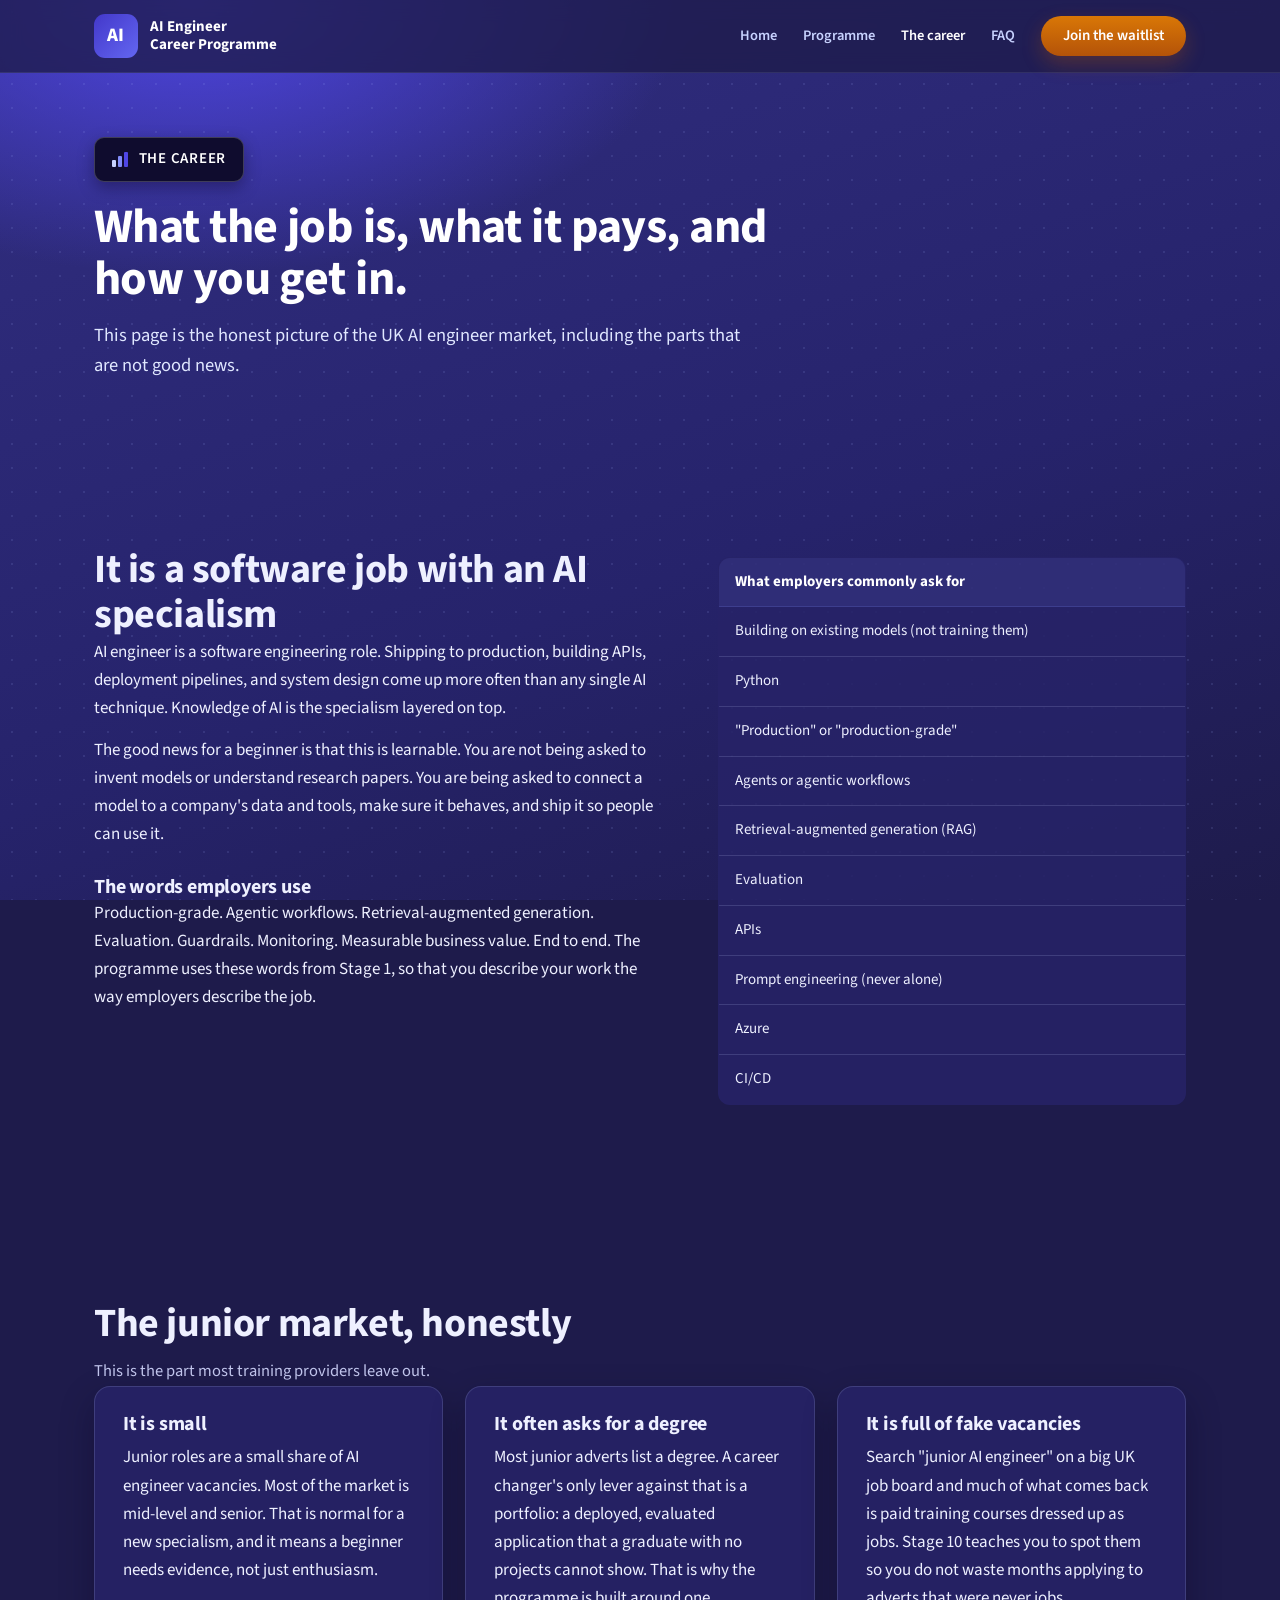
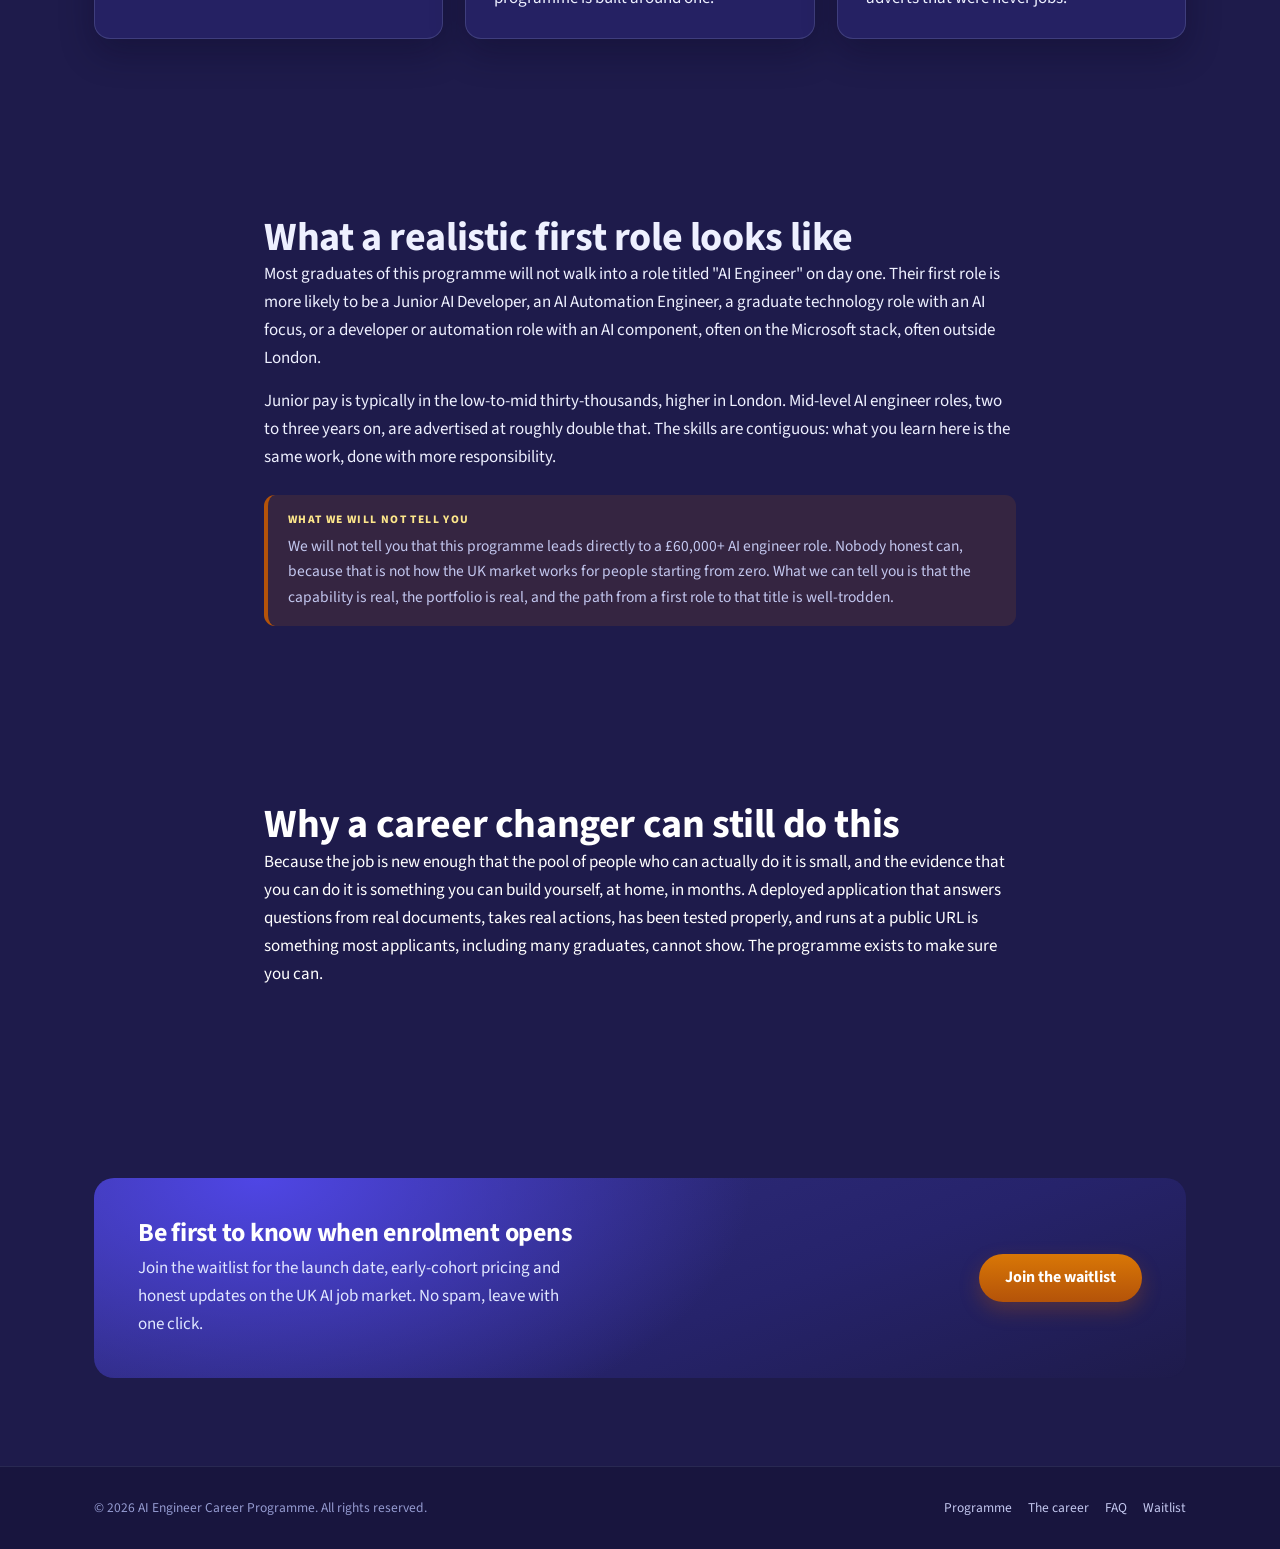
<file: career.html>
<!DOCTYPE html>
<html lang="en-GB">
<head>
<meta charset="UTF-8">
<meta name="viewport" content="width=device-width, initial-scale=1.0">
<title>The AI engineer career in the UK — an honest picture for beginners</title>
<meta name="description" content="What UK AI engineer jobs really involve, what juniors are paid, why the junior market is hard, and how a career changer gets in anyway.">
<meta property="og:title" content="The AI engineer career in the UK — an honest picture for beginners">
<meta property="og:description" content="What UK AI engineer jobs really involve, what juniors are paid, why the junior market is hard, and how a career changer gets in anyway.">
<meta property="og:type" content="website">
<meta property="og:image" content="/img/hero.jpg">
<link rel="icon" href="/favicon.svg" type="image/svg+xml">
<link rel="preconnect" href="https://fonts.googleapis.com">
<link rel="preconnect" href="https://fonts.gstatic.com" crossorigin>
<link href="https://fonts.googleapis.com/css2?family=Source+Sans+3:ital,wght@0,300..800;1,400&display=swap" rel="stylesheet">
<link rel="stylesheet" href="/styles.css">
</head>
<body>
<header class="site-header"><div class="container">
  <a class="logo" href="/" aria-label="AI Engineer Career Programme home"><span class="mark" aria-hidden="true">AI</span><span class="name">AI Engineer<br>Career Programme</span></a>
  <button class="menu-btn" aria-expanded="false" aria-controls="nav-links">Menu</button>
  <nav id="nav-links">
    <a href="/">Home</a>
    <a href="/programme">Programme</a>
    <a href="/career" aria-current="page">The career</a>
    <a href="/faq">FAQ</a>
    <a class="btn btn-accent" href="/waitlist">Join the waitlist</a>
  </nav>
</div></header>
<div class="cover"><div class="container">
<span class="badge on-dark"><i><span></span><span></span><span></span></i>The career</span>
<h1>What the job is, what it pays, and how you get in.</h1>
<p class="sub">This page is the honest picture of the UK AI engineer market, including the parts that are not good news.</p>
</div></div>
<section><div class="container">
<div class="split">
<div>
<h2>It is a software job with an AI specialism</h2>
<p>AI engineer is a software engineering role. Shipping to production, building APIs, deployment pipelines, and system design come up more often than any single AI technique. Knowledge of AI is the specialism layered on top.</p>
<p>The good news for a beginner is that this is learnable. You are not being asked to invent models or understand research papers. You are being asked to connect a model to a company's data and tools, make sure it behaves, and ship it so people can use it.</p>
<h3 style="margin-top:28px">The words employers use</h3>
<p>Production-grade. Agentic workflows. Retrieval-augmented generation. Evaluation. Guardrails. Monitoring. Measurable business value. End to end. The programme uses these words from Stage 1, so that you describe your work the way employers describe the job.</p>
</div>
<div>
<div class="tablewrap"><table>
<tr><th>What employers commonly ask for</th></tr>
<tr><td>Building on existing models (not training them)</td></tr>
<tr><td>Python</td></tr>
<tr><td>"Production" or "production-grade"</td></tr>
<tr><td>Agents or agentic workflows</td></tr>
<tr><td>Retrieval-augmented generation (RAG)</td></tr>
<tr><td>Evaluation</td></tr>
<tr><td>APIs</td></tr>
<tr><td>Prompt engineering (never alone)</td></tr>
<tr><td>Azure</td></tr>
<tr><td>CI/CD</td></tr>
</table></div>
</div>
</div>
</div></section>
<section class="tint"><div class="container">
<h2>The junior market, honestly</h2>
<p class="lede">This is the part most training providers leave out.</p>
<div class="grid c3">
<div class="card"><h3>It is small</h3><p>Junior roles are a small share of AI engineer vacancies. Most of the market is mid-level and senior. That is normal for a new specialism, and it means a beginner needs evidence, not just enthusiasm.</p></div>
<div class="card"><h3>It often asks for a degree</h3><p>Most junior adverts list a degree. A career changer's only lever against that is a portfolio: a deployed, evaluated application that a graduate with no projects cannot show. That is why the programme is built around one.</p></div>
<div class="card"><h3>It is full of fake vacancies</h3><p>Search "junior AI engineer" on a big UK job board and much of what comes back is paid training courses dressed up as jobs. Stage 10 teaches you to spot them so you do not waste months applying to adverts that were never jobs.</p></div>
</div>
</div></section>
<section><div class="container narrow">
<h2>What a realistic first role looks like</h2>
<p>Most graduates of this programme will not walk into a role titled "AI Engineer" on day one. Their first role is more likely to be a Junior AI Developer, an AI Automation Engineer, a graduate technology role with an AI focus, or a developer or automation role with an AI component, often on the Microsoft stack, often outside London.</p>
<p>Junior pay is typically in the low-to-mid thirty-thousands, higher in London. Mid-level AI engineer roles, two to three years on, are advertised at roughly double that. The skills are contiguous: what you learn here is the same work, done with more responsibility.</p>
<div class="note warn" style="margin-top:24px">
<div class="nt">What we will not tell you</div>
<p>We will not tell you that this programme leads directly to a &pound;60,000+ AI engineer role. Nobody honest can, because that is not how the UK market works for people starting from zero. What we can tell you is that the capability is real, the portfolio is real, and the path from a first role to that title is well-trodden.</p>
</div>
</div></section>
<section class="dark"><div class="container narrow">
<h2>Why a career changer can still do this</h2>
<p>Because the job is new enough that the pool of people who can actually do it is small, and the evidence that you can do it is something you can build yourself, at home, in months. A deployed application that answers questions from real documents, takes real actions, has been tested properly, and runs at a public URL is something most applicants, including many graduates, cannot show. The programme exists to make sure you can.</p>
</div></section>
<section class="tint"><div class="container">
  <div class="cta-band">
    <div><h2>Be first to know when enrolment opens</h2><p>Join the waitlist for the launch date, early-cohort pricing and honest updates on the UK AI job market. No spam, leave with one click.</p></div>
    <a class="btn btn-accent" href="/waitlist">Join the waitlist</a>
  </div>
</div></section>
<footer><div class="container">
  <div>&copy; 2026 AI Engineer Career Programme. All rights reserved.</div>
  <div><a href="/programme">Programme</a><a href="/career">The career</a><a href="/faq">FAQ</a><a href="/waitlist">Waitlist</a></div>
</div></footer>
<div class="sticky-cta"><a class="btn btn-accent" href="/waitlist">Join the waitlist &middot; enrolment opening soon</a></div>
<script src="/app.js"></script>
<script src="/signal.js"></script>
</body>
</html>
</file>
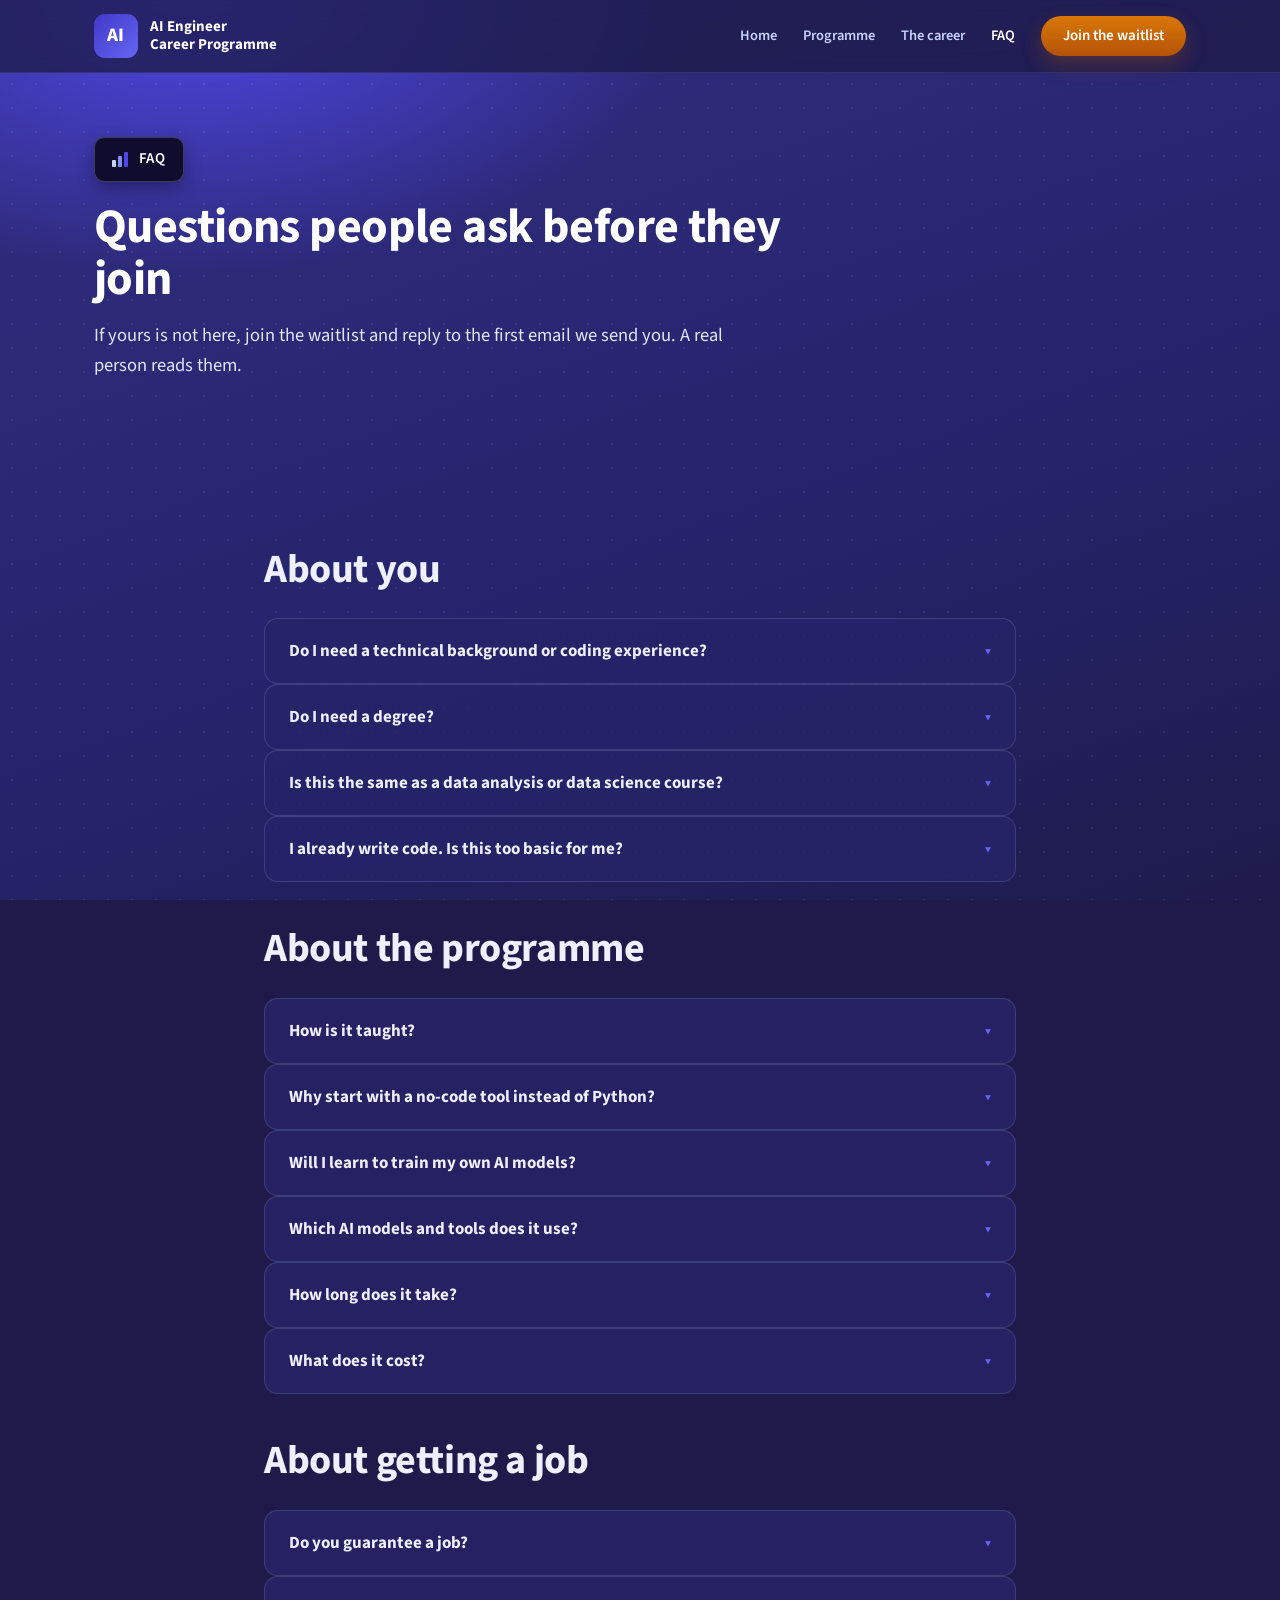
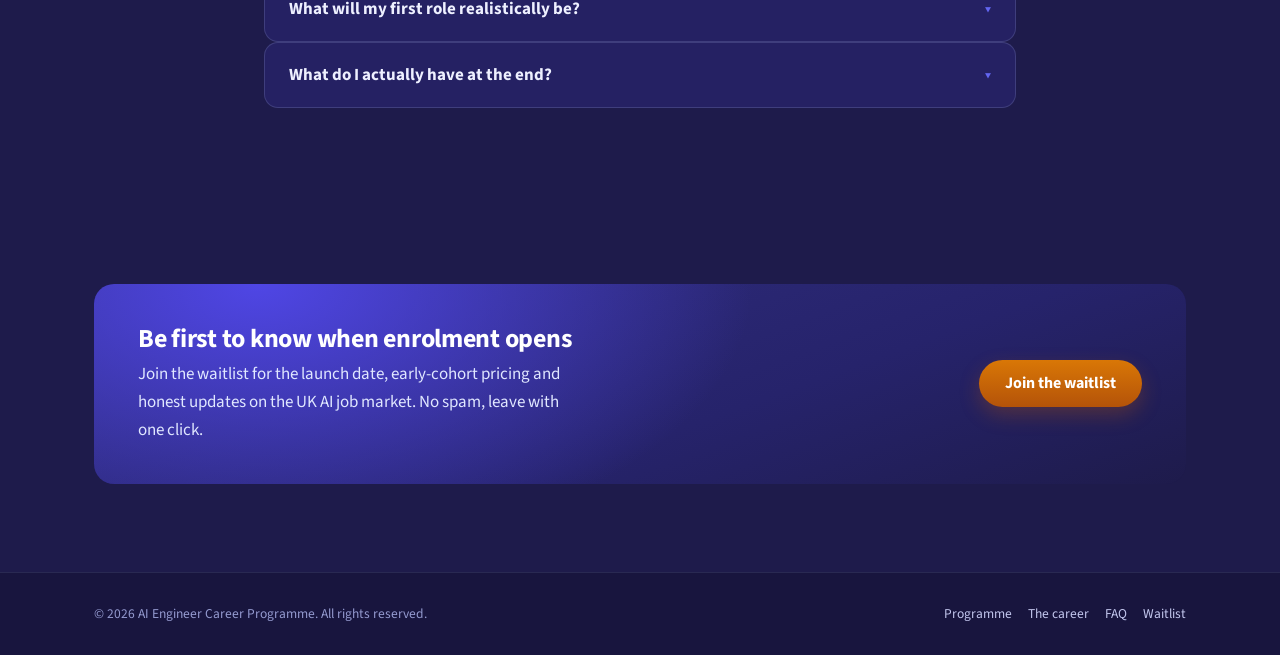
<file: faq.html>
<!DOCTYPE html>
<html lang="en-GB">
<head>
<meta charset="UTF-8">
<meta name="viewport" content="width=device-width, initial-scale=1.0">
<title>FAQ — AI Engineer Career Programme</title>
<meta name="description" content="Answers to the questions people ask before joining: who it is for, whether you need a degree or coding experience, how it is taught, how long it takes, and what it costs.">
<meta property="og:title" content="FAQ — AI Engineer Career Programme">
<meta property="og:description" content="Answers to the questions people ask before joining: who it is for, whether you need a degree or coding experience, how it is taught, how long it takes, and what it costs.">
<meta property="og:type" content="website">
<meta property="og:image" content="/img/hero.jpg">
<link rel="icon" href="/favicon.svg" type="image/svg+xml">
<link rel="preconnect" href="https://fonts.googleapis.com">
<link rel="preconnect" href="https://fonts.gstatic.com" crossorigin>
<link href="https://fonts.googleapis.com/css2?family=Source+Sans+3:ital,wght@0,300..800;1,400&display=swap" rel="stylesheet">
<link rel="stylesheet" href="/styles.css">
</head>
<body>
<header class="site-header"><div class="container">
  <a class="logo" href="/" aria-label="AI Engineer Career Programme home"><span class="mark" aria-hidden="true">AI</span><span class="name">AI Engineer<br>Career Programme</span></a>
  <button class="menu-btn" aria-expanded="false" aria-controls="nav-links">Menu</button>
  <nav id="nav-links">
    <a href="/">Home</a>
    <a href="/programme">Programme</a>
    <a href="/career">The career</a>
    <a href="/faq" aria-current="page">FAQ</a>
    <a class="btn btn-accent" href="/waitlist">Join the waitlist</a>
  </nav>
</div></header>
<div class="cover"><div class="container">
<span class="badge on-dark"><i><span></span><span></span><span></span></i>FAQ</span>
<h1>Questions people ask before they join</h1>
<p class="sub">If yours is not here, join the waitlist and reply to the first email we send you. A real person reads them.</p>
</div></div>
<section><div class="container narrow">
<h2 style="margin-bottom:26px">About you</h2>
<details><summary>Do I need a technical background or coding experience?</summary><div class="body"><p>No. The programme starts with theory told as a story and then a complete no-code workflow before any Python appears. It is designed for people changing careers from non-technical jobs and for graduates of unrelated subjects. If you can use a computer confidently and follow instructions carefully, you can start.</p></div></details>
<details><summary>Do I need a degree?</summary><div class="body"><p>Not to join. Many junior AI engineer adverts do ask for one, and we say so plainly on <a href="/career">the career page</a>. The programme's answer is a portfolio strong enough to be considered without one: a deployed, evaluated application that most graduates cannot show.</p></div></details>
<details><summary>Is this the same as a data analysis or data science course?</summary><div class="body"><p>No. Data analysis is about finding answers in data; AI engineering is about building software that uses AI models. There is very little overlap in tools beyond Python. If you have done our Data Analysis Career Programme you will recognise the teaching style, but the content is new.</p></div></details>
<details><summary>I already write code. Is this too basic for me?</summary><div class="body"><p>Stages 0 to 2 will be revision, and you can move through them quickly. Stages 3 to 8, which cover LLM APIs, context engineering, retrieval, agents, evaluation and deployment, are the substance of the programme and are not covered properly by most developer courses either.</p></div></details>
<h2 style="margin:44px 0 26px">About the programme</h2>
<details><summary>How is it taught?</summary><div class="body"><p>Recorded video lectures, notes and documents to read alongside them, and a quiz after each chapter to check it has landed. Every stage then has a guided build with a defined finish line. Everything is online and self-paced.</p></div></details>
<details><summary>Why start with a no-code tool instead of Python?</summary><div class="body"><p>Because understanding the shape of the job is more important than syntax. In Stage 1 you build a full AI assistant without code and are told, as you go, which later stage each button corresponds to. When Python arrives, you already know what you are building and why; you are just learning to build it by hand.</p></div></details>
<details><summary>Will I learn to train my own AI models?</summary><div class="body"><p>No, and that is deliberate. Junior AI engineer roles are about building on existing models, not training them from scratch. You learn to understand models well enough to choose, use, constrain and evaluate them, which is what the job actually involves. Fine-tuning is covered in a separate advanced programme.</p></div></details>
<details><summary>Which AI models and tools does it use?</summary><div class="body"><p>The major model providers, used through their own SDKs first so you understand what a framework is doing before you use one. Copilot Studio for the no-code stage. Python and FastAPI for services. One cloud for deployment. The programme teaches the patterns, which outlast any particular product, and we refresh the specific tools before each cohort.</p></div></details>
<details><summary>How long does it take?</summary><div class="body"><p>It depends on the hours you can give it. Self-paced, most people should expect several months of consistent part-time study. We will publish clearer guidance with the enrolment details once the full programme has been through its first learners.</p></div></details>
<details><summary>What does it cost?</summary><div class="body"><p>Pricing will be announced when enrolment opens. People on the waitlist will be told first and will be offered early-cohort pricing.</p></div></details>
<h2 style="margin:44px 0 26px">About getting a job</h2>
<details><summary>Do you guarantee a job?</summary><div class="body"><p>No. Anyone who guarantees a job in this market is not being honest with you. We teach the capability, you build the portfolio, and Stage 10 gives you a realistic search plan: which titles to look for, how to spot paid courses disguised as vacancies, and how to write a CV in the vocabulary employers use.</p></div></details>
<details><summary>What will my first role realistically be?</summary><div class="body"><p>Most likely a Junior AI Developer, an AI Automation Engineer, a graduate technology role with an AI focus, or a developer or automation role with an AI component. Pay for these roles is typically in the low-to-mid thirty-thousands, higher in London. The AI engineer title tends to follow within two to three years. <a href="/career">Read the full picture.</a></p></div></details>
<details><summary>What do I actually have at the end?</summary><div class="body"><p>A public GitHub portfolio with a build from every stage, one production-grade application live at a public URL, an evaluation report showing you tested it properly, and a recorded ten-minute presentation of your capstone to a business audience. That is what you show an employer.</p></div></details>
</div></section>
<section class="tint"><div class="container">
  <div class="cta-band">
    <div><h2>Be first to know when enrolment opens</h2><p>Join the waitlist for the launch date, early-cohort pricing and honest updates on the UK AI job market. No spam, leave with one click.</p></div>
    <a class="btn btn-accent" href="/waitlist">Join the waitlist</a>
  </div>
</div></section>
<footer><div class="container">
  <div>&copy; 2026 AI Engineer Career Programme. All rights reserved.</div>
  <div><a href="/programme">Programme</a><a href="/career">The career</a><a href="/faq">FAQ</a><a href="/waitlist">Waitlist</a></div>
</div></footer>
<div class="sticky-cta"><a class="btn btn-accent" href="/waitlist">Join the waitlist &middot; enrolment opening soon</a></div>
<script src="/app.js"></script>
<script src="/signal.js"></script>
</body>
</html>
</file>
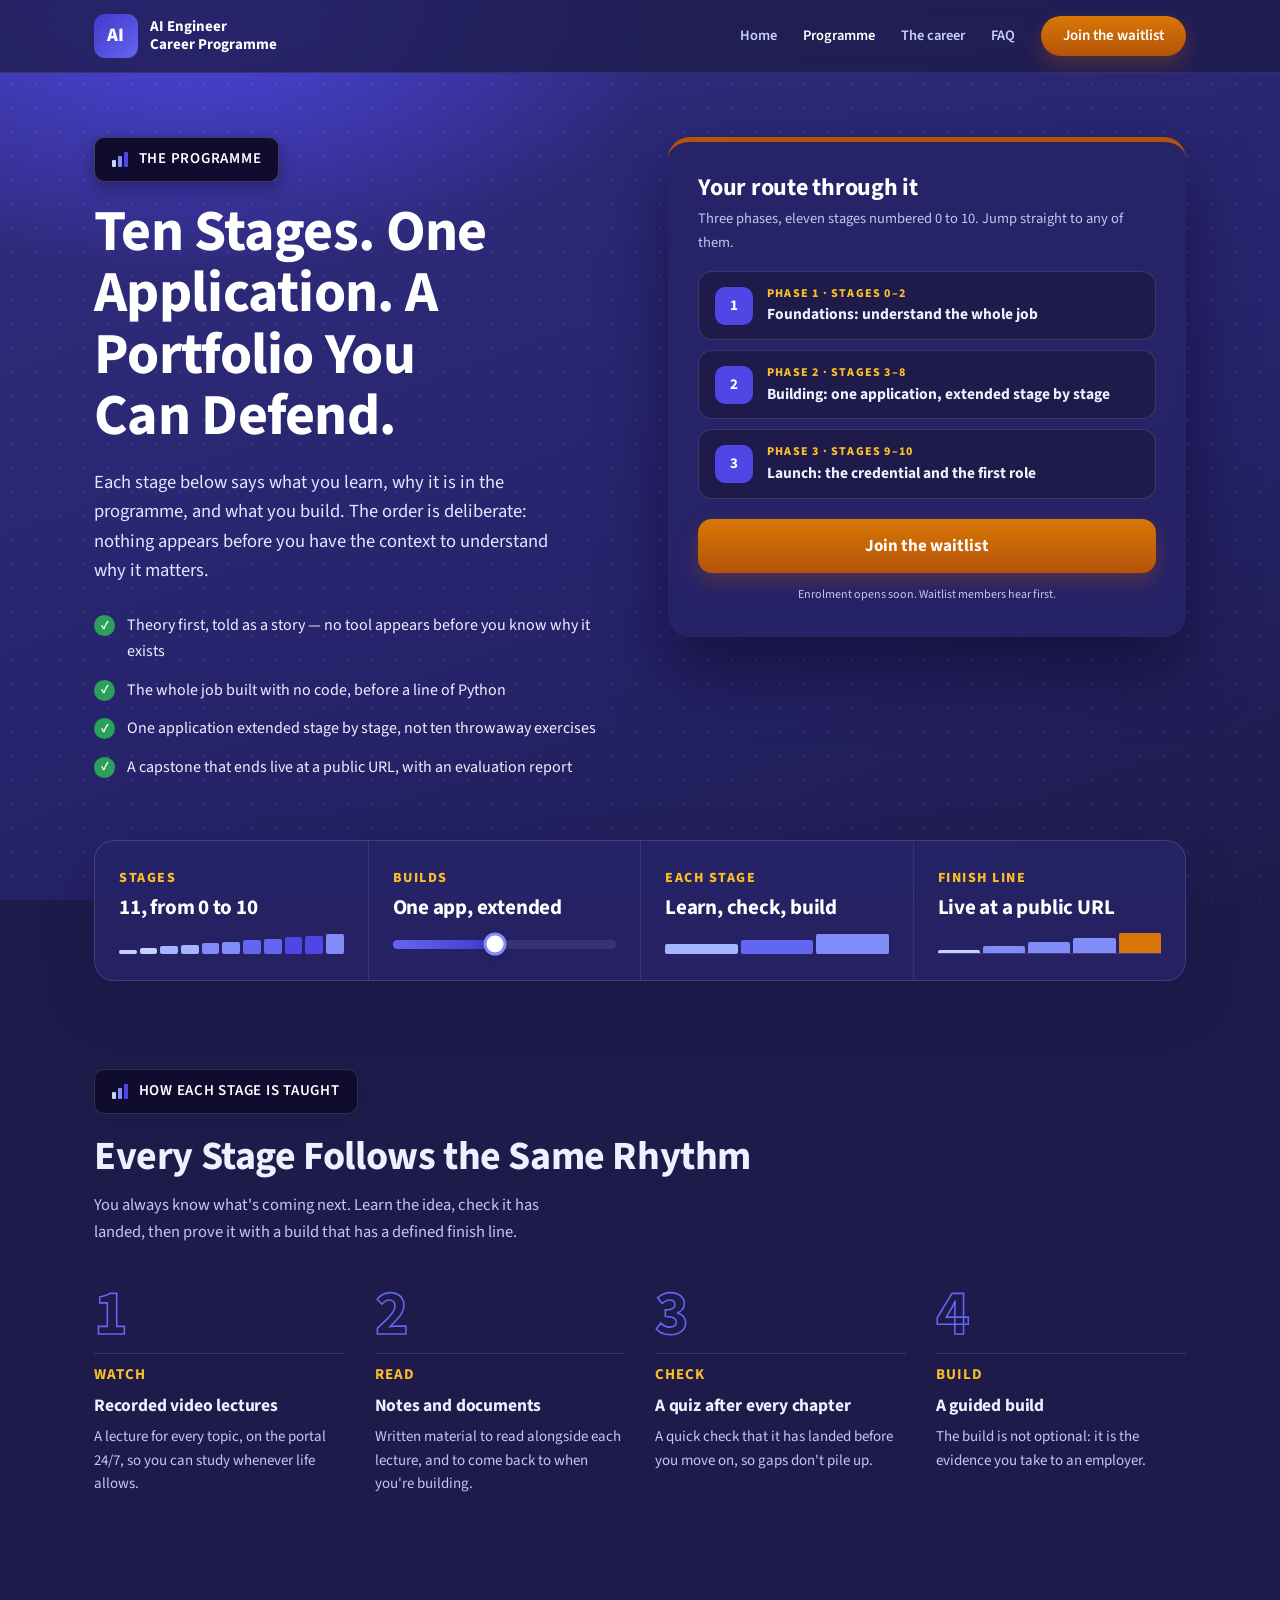
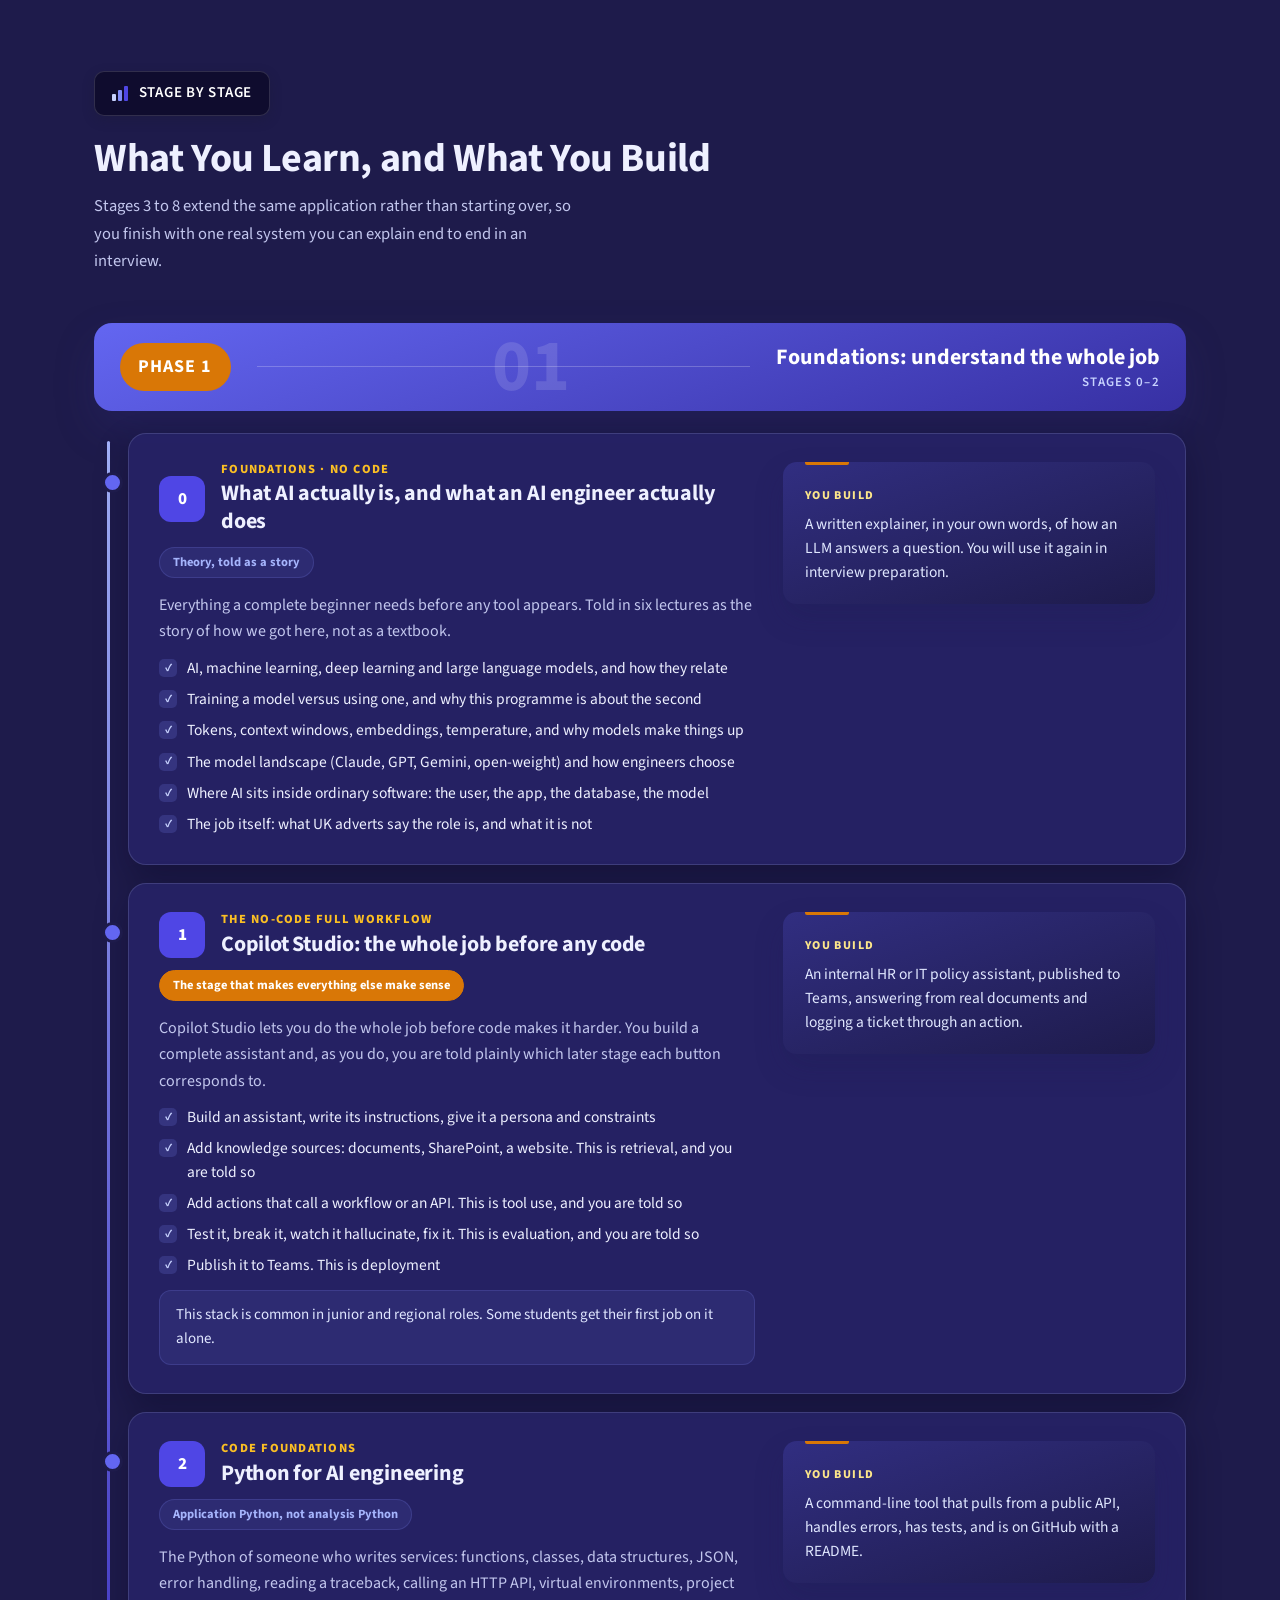
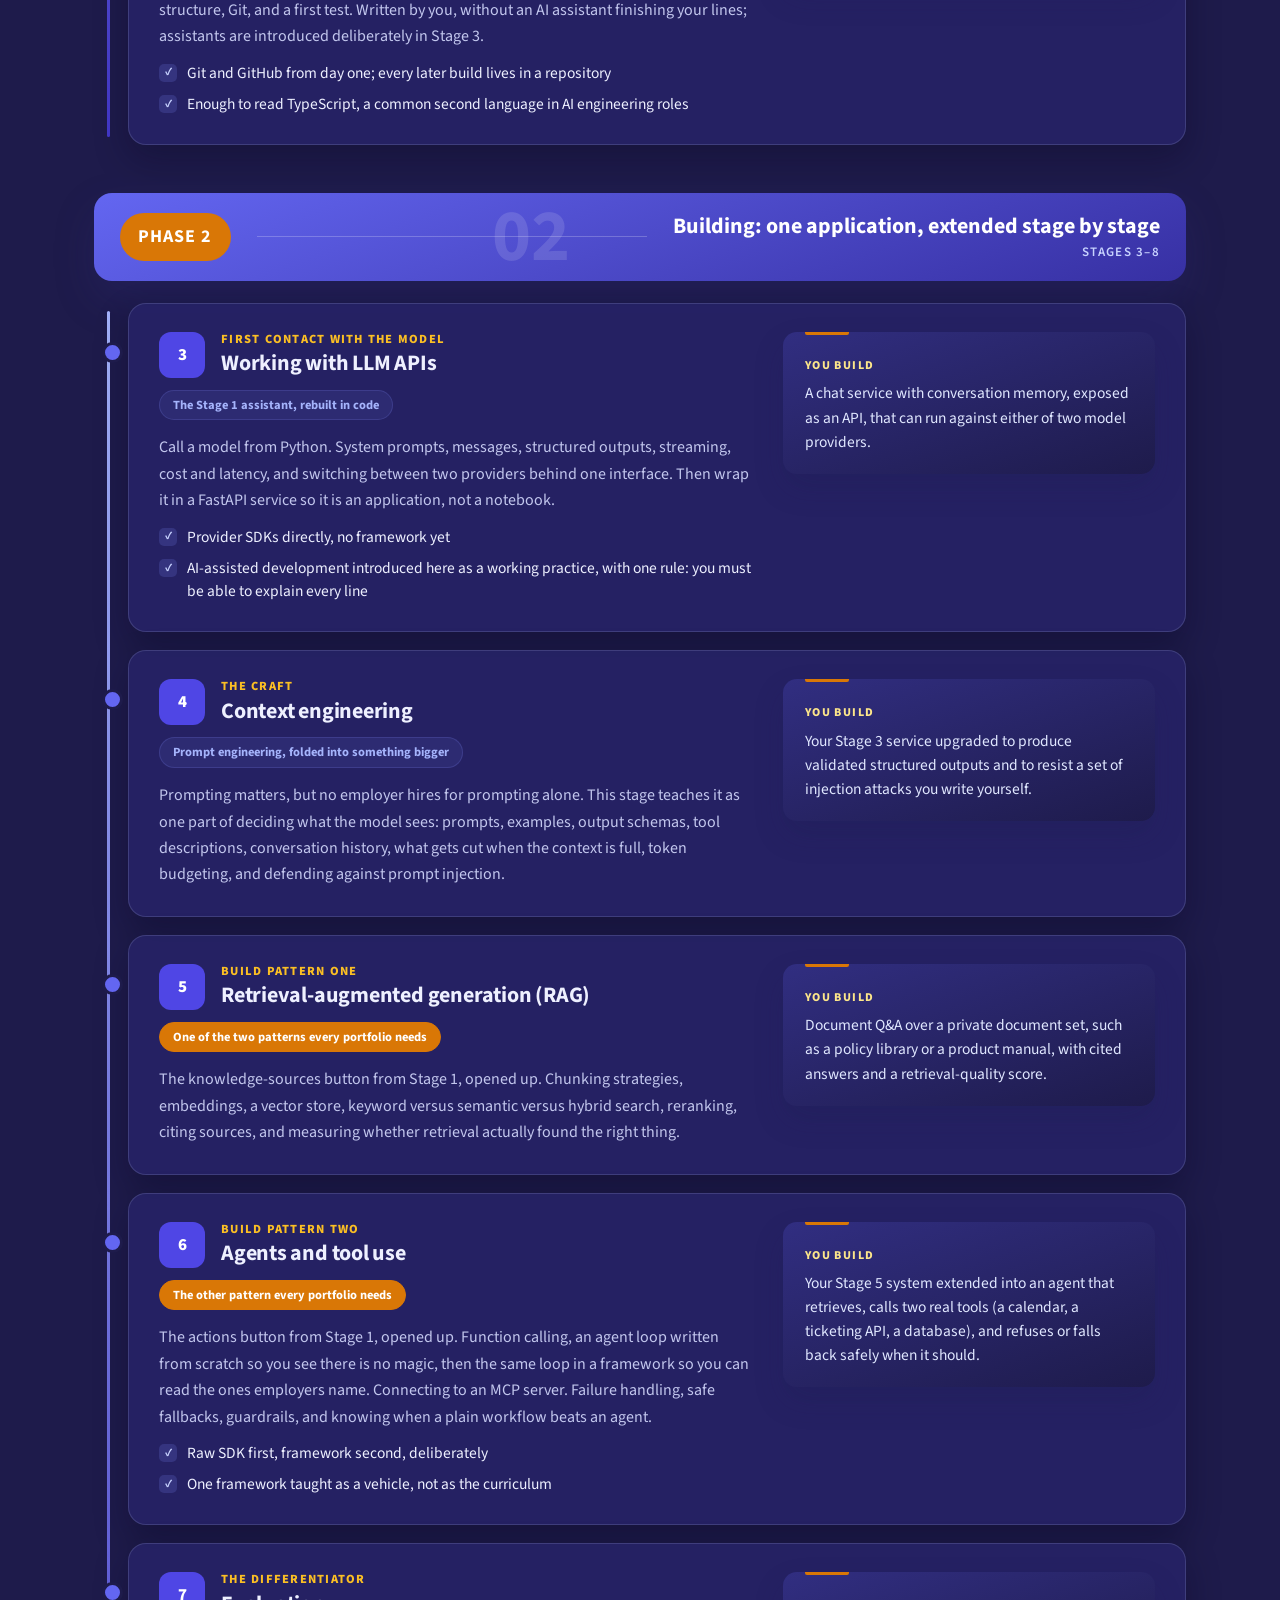
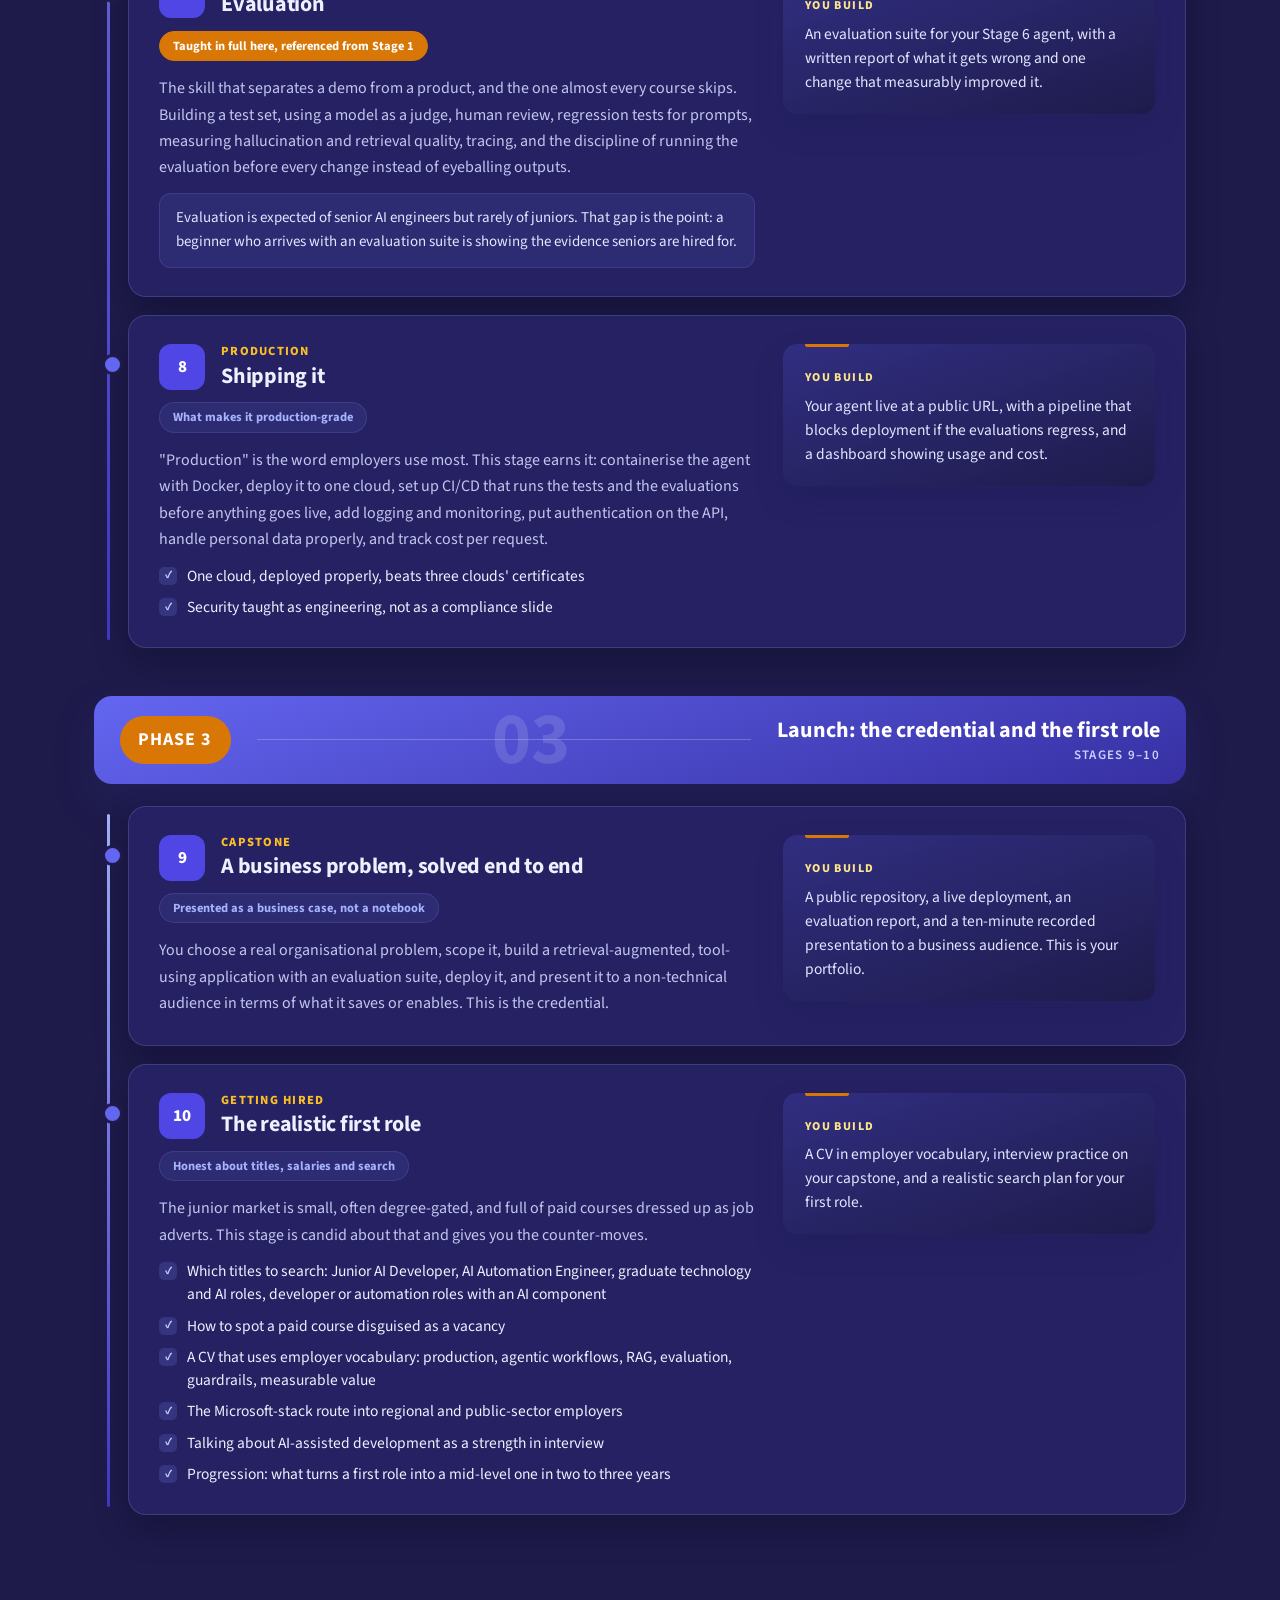
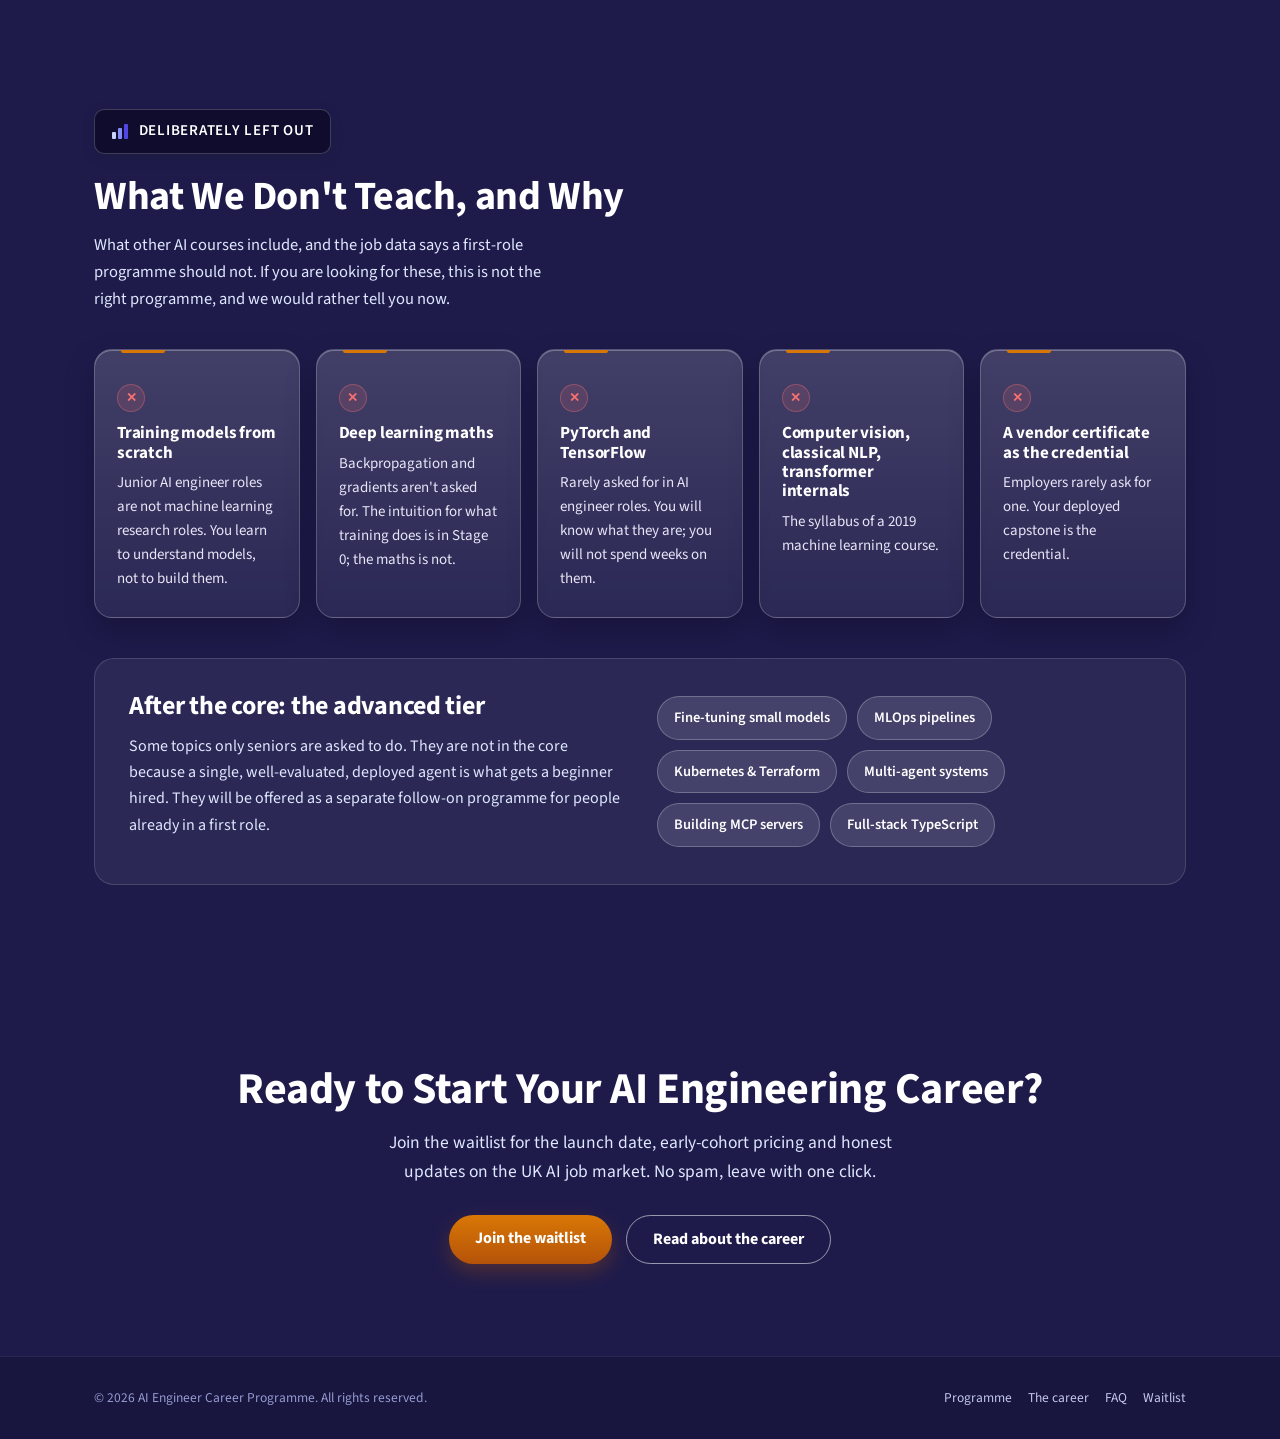
<file: programme.html>
<!DOCTYPE html>
<html lang="en-GB">
<head>
<meta charset="UTF-8">
<meta name="viewport" content="width=device-width, initial-scale=1.0">
<title>The programme — ten stages from beginner to a deployed AI application</title>
<meta name="description" content="Every stage of the AI Engineer Career Programme: what you learn, why it is there, and what you build. Theory, a no-code workflow, Python, LLM APIs, RAG, agents, evaluation, deployment, capstone and getting hired.">
<meta property="og:title" content="The programme — ten stages from beginner to a deployed AI application">
<meta property="og:description" content="Every stage of the AI Engineer Career Programme: what you learn, why it is there, and what you build. Theory, a no-code workflow, Python, LLM APIs, RAG, agents, evaluation, deployment, capstone and getting hired.">
<meta property="og:type" content="website">
<meta property="og:image" content="/img/hero.jpg">
<link rel="icon" href="/favicon.svg" type="image/svg+xml">
<link rel="preconnect" href="https://fonts.googleapis.com">
<link rel="preconnect" href="https://fonts.gstatic.com" crossorigin>
<link href="https://fonts.googleapis.com/css2?family=Source+Sans+3:ital,wght@0,300..800;1,400&display=swap" rel="stylesheet">
<link rel="stylesheet" href="/styles.css">
</head>
<body>
<header class="site-header"><div class="container">
  <a class="logo" href="/" aria-label="AI Engineer Career Programme home"><span class="mark" aria-hidden="true">AI</span><span class="name">AI Engineer<br>Career Programme</span></a>
  <button class="menu-btn" aria-expanded="false" aria-controls="nav-links">Menu</button>
  <nav id="nav-links">
    <a href="/">Home</a>
    <a href="/programme" aria-current="page">Programme</a>
    <a href="/career">The career</a>
    <a href="/faq">FAQ</a>
    <a class="btn btn-accent" href="/waitlist">Join the waitlist</a>
  </nav>
</div></header>

<div class="hero" id="top">
  <div class="container">
    <div>
      <span class="badge on-dark"><i><span></span><span></span><span></span></i>The Programme</span>
      <h1>Ten Stages. One Application. A Portfolio You Can&nbsp;Defend.</h1>
      <p class="sub">Each stage below says what you learn, why it is in the programme, and what you build. The order is deliberate: nothing appears before you have the context to understand why it matters.</p>
      <ul class="ticks">
        <li>Theory first, told as a story — no tool appears before you know why it exists</li>
        <li>The whole job built with no code, before a line of Python</li>
        <li>One application extended stage by stage, not ten throwaway exercises</li>
        <li>A capstone that ends live at a public URL, with an evaluation report</li>
      </ul>
    </div>

    <div class="side-card route">
      <h3>Your route through it</h3>
      <p>Three phases, eleven stages numbered 0 to 10. Jump straight to any of them.</p>
      <ol class="route-list">
        <li><a href="#phase-1"><b>1</b><span><small>Phase 1 &middot; Stages 0–2</small>Foundations: understand the whole job</span></a></li>
        <li><a href="#phase-2"><b>2</b><span><small>Phase 2 &middot; Stages 3–8</small>Building: one application, extended stage by stage</span></a></li>
        <li><a href="#phase-3"><b>3</b><span><small>Phase 3 &middot; Stages 9–10</small>Launch: the credential and the first role</span></a></li>
      </ol>
      <a class="btn btn-accent btn-block" href="/waitlist">Join the waitlist</a>
      <p class="fine">Enrolment opens soon. Waitlist members hear first.</p>
    </div>
  </div>
</div>

<div class="facts-wrap"><div class="container">
  <div class="facts">
    <div><div class="k">Stages</div><div class="v">11, from 0 to 10</div><div class="viz" aria-hidden="true"><span style="height:4px;background:var(--i200)"></span><span style="height:6px;background:var(--i200)"></span><span style="height:8px;background:var(--i300)"></span><span style="height:9px;background:var(--i300)"></span><span style="height:11px;background:var(--i400)"></span><span style="height:12px;background:var(--i400)"></span><span style="height:14px;background:var(--i500)"></span><span style="height:15px;background:var(--i500)"></span><span style="height:17px;background:var(--i600)"></span><span style="height:18px;background:var(--i600)"></span><span style="height:20px"></span></div></div>
    <div><div class="k">Builds</div><div class="v">One app, extended</div><div class="viz slider" aria-hidden="true"><div></div></div></div>
    <div><div class="k">Each stage</div><div class="v">Learn, check, build</div><div class="viz" aria-hidden="true"><span style="height:10px;background:var(--i300)"></span><span style="height:14px;background:var(--i500)"></span><span style="height:20px"></span></div></div>
    <div><div class="k">Finish line</div><div class="v">Live at a public URL</div><div class="viz steps" aria-hidden="true" style="border-bottom:1.5px solid var(--line)"><span style="height:3px;background:var(--i200)"></span><span style="height:7px"></span><span style="height:11px"></span><span style="height:15px"></span><span style="height:20px;background:var(--accent-2)"></span></div></div>
  </div>
</div></div>

<section class="fade"><div class="container">
  <span class="badge"><i><span></span><span></span><span></span></i>How Each Stage Is Taught</span>
  <h2>Every Stage Follows the Same Rhythm</h2>
  <p class="lede">You always know what's coming next. Learn the idea, check it has landed, then prove it with a build that has a defined finish line.</p>
  <div class="steps4" data-reveal>
    <div><span class="num" aria-hidden="true">1</span><hr><span class="when">Watch</span><h4>Recorded video lectures</h4><p>A lecture for every topic, on the portal 24/7, so you can study whenever life allows.</p></div>
    <div><span class="num" aria-hidden="true">2</span><hr><span class="when">Read</span><h4>Notes and documents</h4><p>Written material to read alongside each lecture, and to come back to when you're building.</p></div>
    <div><span class="num" aria-hidden="true">3</span><hr><span class="when">Check</span><h4>A quiz after every chapter</h4><p>A quick check that it has landed before you move on, so gaps don't pile up.</p></div>
    <div><span class="num" aria-hidden="true">4</span><hr><span class="when">Build</span><h4>A guided build</h4><p>The build is not optional: it is the evidence you take to an employer.</p></div>
  </div>
</div></section>

<section class="tint" id="stages"><div class="container">
  <span class="badge"><i><span></span><span></span><span></span></i>Stage by Stage</span>
  <h2>What You Learn, and What You Build</h2>
  <p class="lede">Stages 3 to 8 extend the same application rather than starting over, so you finish with one real system you can explain end to end in an interview.</p>

  <div class="phase-band" id="phase-1"><span class="ghost" aria-hidden="true">01</span><span class="phase">Phase 1</span><span class="rule"></span><span class="title">Foundations: understand the whole job<small>Stages 0–2</small></span></div>
  <div class="journey">
    <article class="module">
      <div class="main">
        <div class="head"><div class="num">0</div><h3><span class="tag">Foundations &middot; no code</span>What AI actually is, and what an AI engineer actually does</h3></div>
        <span class="chip">Theory, told as a story</span>
        <p>Everything a complete beginner needs before any tool appears. Told in six lectures as the story of how we got here, not as a textbook.</p>
        <ul>
          <li>AI, machine learning, deep learning and large language models, and how they relate</li>
          <li>Training a model versus using one, and why this programme is about the second</li>
          <li>Tokens, context windows, embeddings, temperature, and why models make things up</li>
          <li>The model landscape (Claude, GPT, Gemini, open-weight) and how engineers choose</li>
          <li>Where AI sits inside ordinary software: the user, the app, the database, the model</li>
          <li>The job itself: what UK adverts say the role is, and what it is not</li>
        </ul>
      </div>
      <div class="build"><div class="nt">You build</div><p>A written explainer, in your own words, of how an LLM answers a question. You will use it again in interview preparation.</p></div>
    </article>
    <article class="module">
      <div class="main">
        <div class="head"><div class="num">1</div><h3><span class="tag">The no-code full workflow</span>Copilot Studio: the whole job before any code</h3></div>
        <span class="chip flag">The stage that makes everything else make sense</span>
        <p>Copilot Studio lets you do the whole job before code makes it harder. You build a complete assistant and, as you do, you are told plainly which later stage each button corresponds to.</p>
        <ul>
          <li>Build an assistant, write its instructions, give it a persona and constraints</li>
          <li>Add knowledge sources: documents, SharePoint, a website. This is retrieval, and you are told so</li>
          <li>Add actions that call a workflow or an API. This is tool use, and you are told so</li>
          <li>Test it, break it, watch it hallucinate, fix it. This is evaluation, and you are told so</li>
          <li>Publish it to Teams. This is deployment</li>
        </ul>
        <p class="aside">This stack is common in junior and regional roles. Some students get their first job on it alone.</p>
      </div>
      <div class="build"><div class="nt">You build</div><p>An internal HR or IT policy assistant, published to Teams, answering from real documents and logging a ticket through an action.</p></div>
    </article>
    <article class="module">
      <div class="main">
        <div class="head"><div class="num">2</div><h3><span class="tag">Code foundations</span>Python for AI engineering</h3></div>
        <span class="chip">Application Python, not analysis Python</span>
        <p>The Python of someone who writes services: functions, classes, data structures, JSON, error handling, reading a traceback, calling an HTTP API, virtual environments, project structure, Git, and a first test. Written by you, without an AI assistant finishing your lines; assistants are introduced deliberately in Stage 3.</p>
        <ul>
          <li>Git and GitHub from day one; every later build lives in a repository</li>
          <li>Enough to read TypeScript, a common second language in AI engineering roles</li>
        </ul>
      </div>
      <div class="build"><div class="nt">You build</div><p>A command-line tool that pulls from a public API, handles errors, has tests, and is on GitHub with a README.</p></div>
    </article>
  </div>

  <div class="phase-band" id="phase-2"><span class="ghost" aria-hidden="true">02</span><span class="phase">Phase 2</span><span class="rule"></span><span class="title">Building: one application, extended stage by stage<small>Stages 3–8</small></span></div>
  <div class="journey">
    <article class="module">
      <div class="main">
        <div class="head"><div class="num">3</div><h3><span class="tag">First contact with the model</span>Working with LLM APIs</h3></div>
        <span class="chip">The Stage 1 assistant, rebuilt in code</span>
        <p>Call a model from Python. System prompts, messages, structured outputs, streaming, cost and latency, and switching between two providers behind one interface. Then wrap it in a FastAPI service so it is an application, not a notebook.</p>
        <ul>
          <li>Provider SDKs directly, no framework yet</li>
          <li>AI-assisted development introduced here as a working practice, with one rule: you must be able to explain every line</li>
        </ul>
      </div>
      <div class="build"><div class="nt">You build</div><p>A chat service with conversation memory, exposed as an API, that can run against either of two model providers.</p></div>
    </article>
    <article class="module">
      <div class="main">
        <div class="head"><div class="num">4</div><h3><span class="tag">The craft</span>Context engineering</h3></div>
        <span class="chip">Prompt engineering, folded into something bigger</span>
        <p>Prompting matters, but no employer hires for prompting alone. This stage teaches it as one part of deciding what the model sees: prompts, examples, output schemas, tool descriptions, conversation history, what gets cut when the context is full, token budgeting, and defending against prompt injection.</p>
      </div>
      <div class="build"><div class="nt">You build</div><p>Your Stage 3 service upgraded to produce validated structured outputs and to resist a set of injection attacks you write yourself.</p></div>
    </article>
    <article class="module">
      <div class="main">
        <div class="head"><div class="num">5</div><h3><span class="tag">Build pattern one</span>Retrieval-augmented generation (RAG)</h3></div>
        <span class="chip flag">One of the two patterns every portfolio needs</span>
        <p>The knowledge-sources button from Stage 1, opened up. Chunking strategies, embeddings, a vector store, keyword versus semantic versus hybrid search, reranking, citing sources, and measuring whether retrieval actually found the right thing.</p>
      </div>
      <div class="build"><div class="nt">You build</div><p>Document Q&amp;A over a private document set, such as a policy library or a product manual, with cited answers and a retrieval-quality score.</p></div>
    </article>
    <article class="module">
      <div class="main">
        <div class="head"><div class="num">6</div><h3><span class="tag">Build pattern two</span>Agents and tool use</h3></div>
        <span class="chip flag">The other pattern every portfolio needs</span>
        <p>The actions button from Stage 1, opened up. Function calling, an agent loop written from scratch so you see there is no magic, then the same loop in a framework so you can read the ones employers name. Connecting to an MCP server. Failure handling, safe fallbacks, guardrails, and knowing when a plain workflow beats an agent.</p>
        <ul>
          <li>Raw SDK first, framework second, deliberately</li>
          <li>One framework taught as a vehicle, not as the curriculum</li>
        </ul>
      </div>
      <div class="build"><div class="nt">You build</div><p>Your Stage 5 system extended into an agent that retrieves, calls two real tools (a calendar, a ticketing API, a database), and refuses or falls back safely when it should.</p></div>
    </article>
    <article class="module">
      <div class="main">
        <div class="head"><div class="num">7</div><h3><span class="tag">The differentiator</span>Evaluation</h3></div>
        <span class="chip flag">Taught in full here, referenced from Stage 1</span>
        <p>The skill that separates a demo from a product, and the one almost every course skips. Building a test set, using a model as a judge, human review, regression tests for prompts, measuring hallucination and retrieval quality, tracing, and the discipline of running the evaluation before every change instead of eyeballing outputs.</p>
        <p class="aside">Evaluation is expected of senior AI engineers but rarely of juniors. That gap is the point: a beginner who arrives with an evaluation suite is showing the evidence seniors are hired for.</p>
      </div>
      <div class="build"><div class="nt">You build</div><p>An evaluation suite for your Stage 6 agent, with a written report of what it gets wrong and one change that measurably improved it.</p></div>
    </article>
    <article class="module">
      <div class="main">
        <div class="head"><div class="num">8</div><h3><span class="tag">Production</span>Shipping it</h3></div>
        <span class="chip">What makes it production-grade</span>
        <p>"Production" is the word employers use most. This stage earns it: containerise the agent with Docker, deploy it to one cloud, set up CI/CD that runs the tests and the evaluations before anything goes live, add logging and monitoring, put authentication on the API, handle personal data properly, and track cost per request.</p>
        <ul>
          <li>One cloud, deployed properly, beats three clouds' certificates</li>
          <li>Security taught as engineering, not as a compliance slide</li>
        </ul>
      </div>
      <div class="build"><div class="nt">You build</div><p>Your agent live at a public URL, with a pipeline that blocks deployment if the evaluations regress, and a dashboard showing usage and cost.</p></div>
    </article>
  </div>

  <div class="phase-band" id="phase-3"><span class="ghost" aria-hidden="true">03</span><span class="phase">Phase 3</span><span class="rule"></span><span class="title">Launch: the credential and the first role<small>Stages 9–10</small></span></div>
  <div class="journey">
    <article class="module">
      <div class="main">
        <div class="head"><div class="num">9</div><h3><span class="tag">Capstone</span>A business problem, solved end to end</h3></div>
        <span class="chip">Presented as a business case, not a notebook</span>
        <p>You choose a real organisational problem, scope it, build a retrieval-augmented, tool-using application with an evaluation suite, deploy it, and present it to a non-technical audience in terms of what it saves or enables. This is the credential.</p>
      </div>
      <div class="build"><div class="nt">You build</div><p>A public repository, a live deployment, an evaluation report, and a ten-minute recorded presentation to a business audience. This is your portfolio.</p></div>
    </article>
    <article class="module">
      <div class="main">
        <div class="head"><div class="num">10</div><h3><span class="tag">Getting hired</span>The realistic first role</h3></div>
        <span class="chip">Honest about titles, salaries and search</span>
        <p>The junior market is small, often degree-gated, and full of paid courses dressed up as job adverts. This stage is candid about that and gives you the counter-moves.</p>
        <ul>
          <li>Which titles to search: Junior AI Developer, AI Automation Engineer, graduate technology and AI roles, developer or automation roles with an AI component</li>
          <li>How to spot a paid course disguised as a vacancy</li>
          <li>A CV that uses employer vocabulary: production, agentic workflows, RAG, evaluation, guardrails, measurable value</li>
          <li>The Microsoft-stack route into regional and public-sector employers</li>
          <li>Talking about AI-assisted development as a strength in interview</li>
          <li>Progression: what turns a first role into a mid-level one in two to three years</li>
        </ul>
      </div>
      <div class="build"><div class="nt">You build</div><p>A CV in employer vocabulary, interview practice on your capstone, and a realistic search plan for your first role.</p></div>
    </article>
  </div>
</div></section>

<div class="dark-block">
<section id="left-out"><div class="container">
  <span class="badge"><i><span></span><span></span><span></span></i>Deliberately Left Out</span>
  <h2>What We Don't Teach, and Why</h2>
  <p class="lede">What other AI courses include, and the job data says a first-role programme should not. If you are looking for these, this is not the right programme, and we would rather tell you now.</p>
  <div class="left-out" data-reveal>
    <div class="glass"><h3>Training models from scratch</h3><p>Junior AI engineer roles are not machine learning research roles. You learn to understand models, not to build them.</p></div>
    <div class="glass"><h3>Deep learning maths</h3><p>Backpropagation and gradients aren't asked for. The intuition for what training does is in Stage 0; the maths is not.</p></div>
    <div class="glass"><h3>PyTorch and TensorFlow</h3><p>Rarely asked for in AI engineer roles. You will know what they are; you will not spend weeks on them.</p></div>
    <div class="glass"><h3>Computer vision, classical NLP, transformer internals</h3><p>The syllabus of a 2019 machine learning course.</p></div>
    <div class="glass"><h3>A vendor certificate as the credential</h3><p>Employers rarely ask for one. Your deployed capstone is the credential.</p></div>
  </div>

  <div class="finish advanced" data-reveal>
    <div>
      <h3>After the core: the advanced tier</h3>
      <p>Some topics only seniors are asked to do. They are not in the core because a single, well-evaluated, deployed agent is what gets a beginner hired. They will be offered as a separate follow-on programme for people already in a first role.</p>
    </div>
    <ul class="topic-pills">
      <li>Fine-tuning small models</li>
      <li>MLOps pipelines</li>
      <li>Kubernetes &amp; Terraform</li>
      <li>Multi-agent systems</li>
      <li>Building MCP servers</li>
      <li>Full-stack TypeScript</li>
    </ul>
  </div>
</div></section>

<section class="cta-final"><div class="container">
  <h2>Ready to Start Your AI Engineering Career?</h2>
  <p>Join the waitlist for the launch date, early-cohort pricing and honest updates on the UK AI job market. No spam, leave with one click.</p>
  <div class="btns"><a class="btn btn-accent" href="/waitlist">Join the waitlist</a><a class="btn btn-ghost" href="/career">Read about the career</a></div>
</div></section>
</div>
<footer><div class="container">
  <div>&copy; 2026 AI Engineer Career Programme. All rights reserved.</div>
  <div><a href="/programme">Programme</a><a href="/career">The career</a><a href="/faq">FAQ</a><a href="/waitlist">Waitlist</a></div>
</div></footer>
<div class="sticky-cta"><a class="btn btn-accent" href="/waitlist">Join the waitlist &middot; enrolment opening soon</a></div>
<script src="/app.js"></script>
<script src="/signal.js"></script>
</body>
</html>
</file>
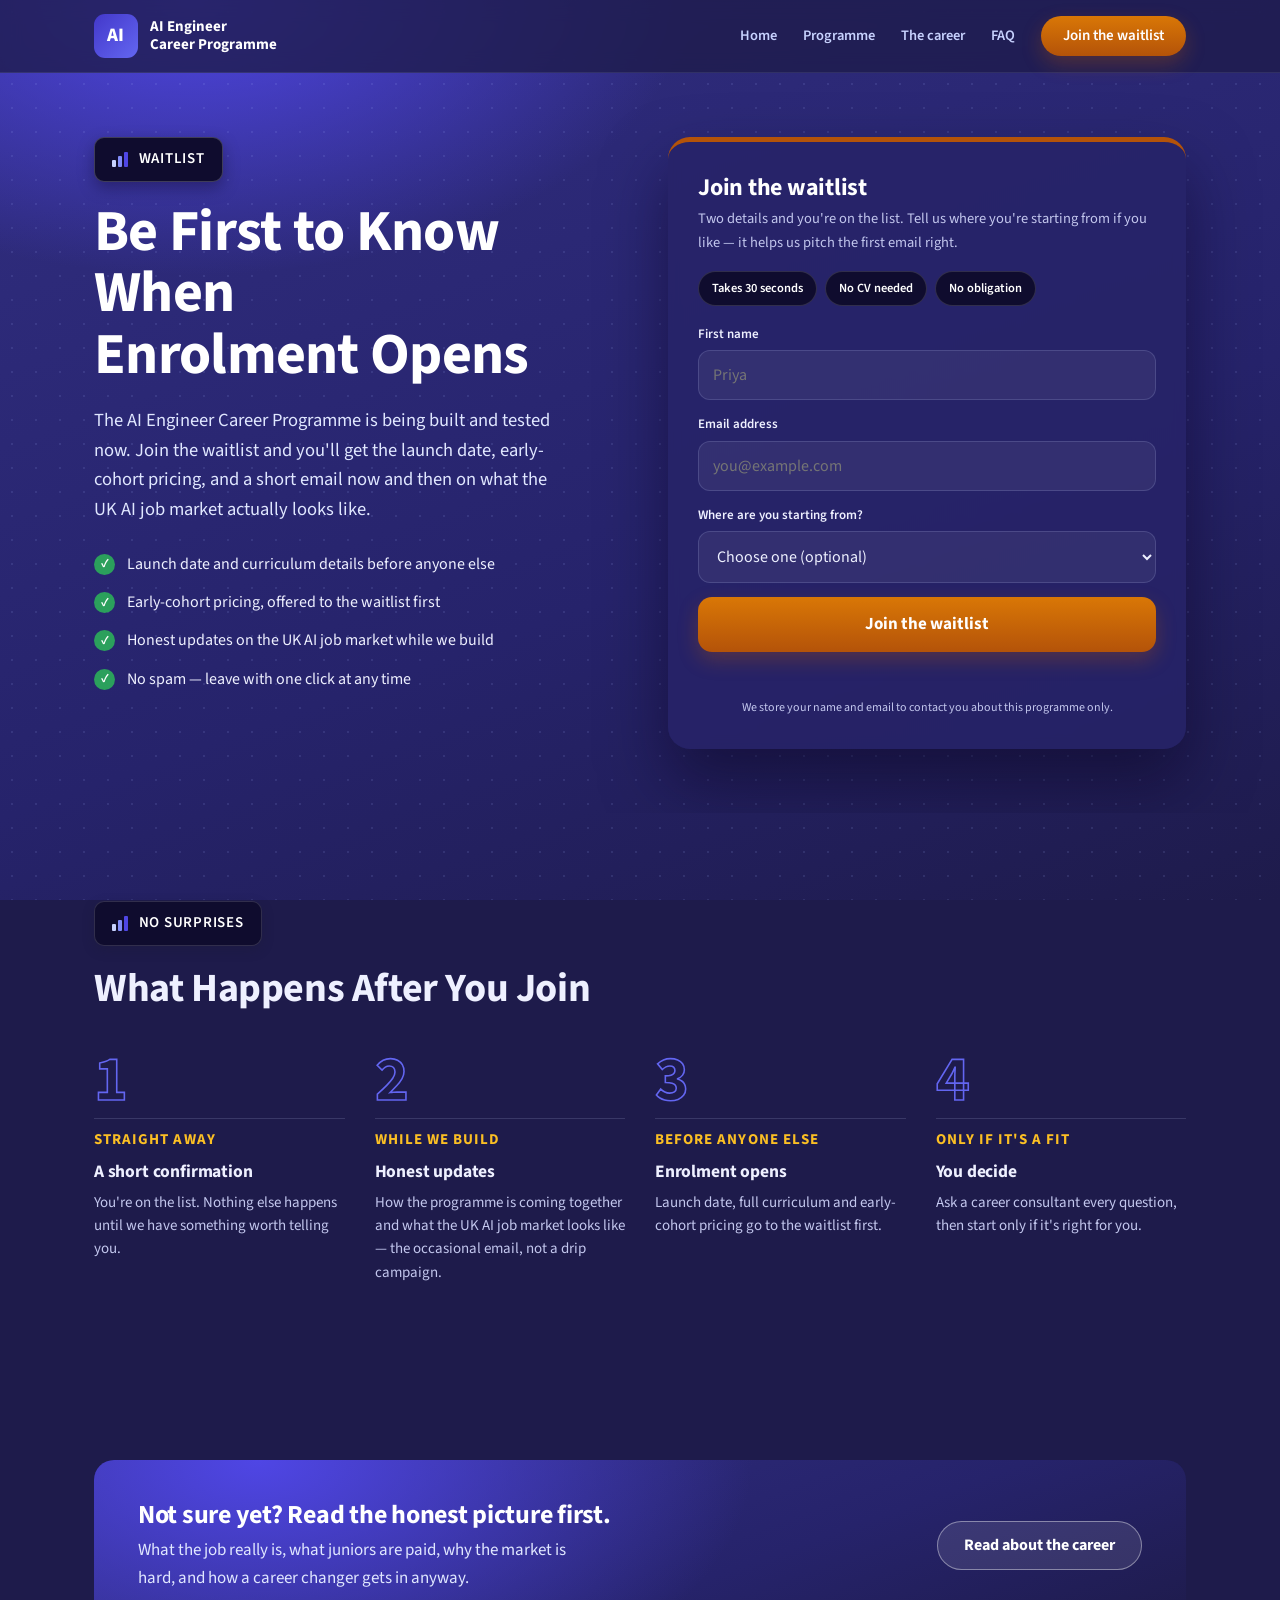
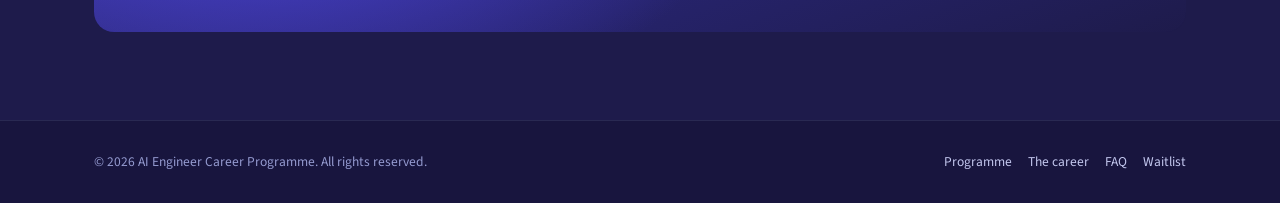
<file: waitlist.html>
<!DOCTYPE html>
<html lang="en-GB">
<head>
<meta charset="UTF-8">
<meta name="viewport" content="width=device-width, initial-scale=1.0">
<title>Join the waitlist — AI Engineer Career Programme</title>
<meta name="description" content="Be first to hear when enrolment opens for the AI Engineer Career Programme: launch date, early-cohort pricing and honest updates on the UK AI job market.">
<meta property="og:title" content="Join the waitlist — AI Engineer Career Programme">
<meta property="og:description" content="Be first to hear when enrolment opens for the AI Engineer Career Programme: launch date, early-cohort pricing and honest updates on the UK AI job market.">
<meta property="og:type" content="website">
<meta property="og:image" content="/img/hero.jpg">
<link rel="icon" href="/favicon.svg" type="image/svg+xml">
<link rel="preconnect" href="https://fonts.googleapis.com">
<link rel="preconnect" href="https://fonts.gstatic.com" crossorigin>
<link href="https://fonts.googleapis.com/css2?family=Source+Sans+3:ital,wght@0,300..800;1,400&display=swap" rel="stylesheet">
<link rel="stylesheet" href="/styles.css">
</head>
<body>
<header class="site-header"><div class="container">
  <a class="logo" href="/" aria-label="AI Engineer Career Programme home"><span class="mark" aria-hidden="true">AI</span><span class="name">AI Engineer<br>Career Programme</span></a>
  <button class="menu-btn" aria-expanded="false" aria-controls="nav-links">Menu</button>
  <nav id="nav-links">
    <a href="/">Home</a>
    <a href="/programme">Programme</a>
    <a href="/career">The career</a>
    <a href="/faq">FAQ</a>
    <a class="btn btn-accent" href="/waitlist" aria-current="page">Join the waitlist</a>
  </nav>
</div></header>
<div class="hero" style="padding-bottom:64px">
  <div class="container">
    <div>
      <span class="badge on-dark"><i><span></span><span></span><span></span></i>Waitlist</span>
      <h1>Be First to Know When Enrolment&nbsp;Opens</h1>
      <p class="sub">The AI Engineer Career Programme is being built and tested now. Join the waitlist and you'll get the launch date, early-cohort pricing, and a short email now and then on what the UK AI job market actually looks like.</p>
      <ul class="ticks">
        <li>Launch date and curriculum details before anyone else</li>
        <li>Early-cohort pricing, offered to the waitlist first</li>
        <li>Honest updates on the UK AI job market while we build</li>
        <li>No spam — leave with one click at any time</li>
      </ul>
    </div>
    <div class="side-card">
      <h3>Join the waitlist</h3>
      <p>Two details and you're on the list. Tell us where you're starting from if you like — it helps us pitch the first email right.</p>
      <ul class="pills"><li>Takes 30 seconds</li><li>No CV needed</li><li>No obligation</li></ul>
      <form class="wl-form" id="waitlist-form" novalidate>
        <div class="hp" aria-hidden="true"><input type="text" name="website" tabindex="-1" autocomplete="off"></div>
        <div><label for="wl-name">First name</label><input id="wl-name" name="first_name" type="text" placeholder="Priya" autocomplete="given-name" required></div>
        <div><label for="wl-email">Email address</label><input id="wl-email" name="email" type="email" placeholder="you@example.com" autocomplete="email" inputmode="email" required></div>
        <div><label for="wl-bg">Where are you starting from?</label>
          <select id="wl-bg" name="background">
            <option value="">Choose one (optional)</option>
            <option>No technical background</option>
            <option>Some Excel or data experience</option>
            <option>Data analyst or similar</option>
            <option>Software developer</option>
            <option>Student or recent graduate</option>
            <option>Other</option>
          </select>
        </div>
        <button class="btn btn-accent btn-block" type="submit">Join the waitlist</button>
        <div class="msg" role="status" aria-live="polite"></div>
      </form>
      <p class="fine">We store your name and email to contact you about this programme only.</p>
    </div>
  </div>
</div>

<section><div class="container">
  <span class="badge"><i><span></span><span></span><span></span></i>No Surprises</span>
  <h2>What Happens After You Join</h2>
  <div class="steps4" data-reveal>
    <div><span class="num" aria-hidden="true">1</span><hr><span class="when">Straight away</span><h4>A short confirmation</h4><p>You're on the list. Nothing else happens until we have something worth telling you.</p></div>
    <div><span class="num" aria-hidden="true">2</span><hr><span class="when">While we build</span><h4>Honest updates</h4><p>How the programme is coming together and what the UK AI job market looks like — the occasional email, not a drip campaign.</p></div>
    <div><span class="num" aria-hidden="true">3</span><hr><span class="when">Before anyone else</span><h4>Enrolment opens</h4><p>Launch date, full curriculum and early-cohort pricing go to the waitlist first.</p></div>
    <div><span class="num" aria-hidden="true">4</span><hr><span class="when">Only if it's a fit</span><h4>You decide</h4><p>Ask a career consultant every question, then start only if it's right for you.</p></div>
  </div>
</div></section>

<section class="tint"><div class="container">
  <div class="cta-band">
    <div><h2>Not sure yet? Read the honest picture first.</h2><p>What the job really is, what juniors are paid, why the market is hard, and how a career changer gets in anyway.</p></div>
    <a class="btn btn-white" href="/career">Read about the career</a>
  </div>
</div></section>
<footer><div class="container">
  <div>&copy; 2026 AI Engineer Career Programme. All rights reserved.</div>
  <div><a href="/programme">Programme</a><a href="/career">The career</a><a href="/faq">FAQ</a><a href="/waitlist">Waitlist</a></div>
</div></footer>
<script src="/app.js"></script>
<script src="/signal.js"></script>
</body>
</html>
</file>
<file: styles.css>
/* AI Engineer Career Programme — site styles
   Palette is the programme's indigo set. */

:root{
  --i950:#1e1b4b;--i900:#312e81;--i800:#3730a3;--i700:#4338ca;--i600:#4f46e5;--i500:#6366f1;
  --i400:#818cf8;--i300:#a5b4fc;--i200:#c7d2fe;--i100:#e0e7ff;--i50:#eef2ff;
  --ink:#eef0ff;--ink-soft:#c3c7ee;--ink-faint:#959bd0;--ink-dark:#16133a;
  --bg:#1e1b4b;--tint:rgba(129,140,248,.1);--tint-2:rgba(129,140,248,.18);--card:rgba(39,35,104,.86);--line:rgba(199,210,254,.16);--line-soft:rgba(199,210,254,.1);
  --panel-soft:rgba(255,255,255,.04);
  --accent:#b45309;--accent-2:#d97706;--accent-soft:#fde68a;--accent-pale:#fef3c7;
  --green:#4ade80;--red:#f87171;
  --dark-bg:#1e1b4b;
  --dark-grad:radial-gradient(900px 500px at 15% 0%,#4f46e5 0%,transparent 55%),linear-gradient(160deg,#312e81 0%,#26236b 60%,#1e1b4b 100%);
  --shadow-card:0 14px 34px rgba(8,5,30,.32);
  --shadow-lift:0 18px 36px rgba(8,5,30,.42);
}
*{box-sizing:border-box}
html{scroll-behavior:smooth;scroll-padding-top:90px;-webkit-text-size-adjust:100%}
body{margin:0;font-family:'Source Sans 3',-apple-system,'Segoe UI',Roboto,Helvetica,Arial,sans-serif;color:var(--ink);background:var(--bg);font-size:17px;line-height:1.65;-webkit-font-smoothing:antialiased}
a{color:var(--i700)}
a:hover{color:var(--i900)}
::selection{background:var(--i100)}
img{max-width:100%;display:block}
p{margin:0 0 14px}
:focus-visible{outline:3px solid var(--i400);outline-offset:3px;border-radius:4px}
.container{max-width:1140px;margin:0 auto;padding:0 24px}
.narrow{max-width:800px}
h1,h2,h3,h4{font-family:inherit;font-weight:700;letter-spacing:-.01em;line-height:1.14;margin:0;color:var(--ink)}
h2{font-size:clamp(28px,3.4vw,40px)}
h3{font-size:20px}
.lede{color:var(--ink-soft);max-width:60ch;margin:12px 0 0;font-size:16.5px}
.muted{color:var(--ink-faint)}
strong{font-weight:700}

/* eyebrow badge with mini bar-chart */
.badge{display:inline-flex;align-items:center;gap:11px;font-size:clamp(12px,1.2vw,15px);font-weight:600;letter-spacing:.05em;text-transform:uppercase;color:#fff;background:var(--ink);border-radius:10px;padding:9px 17px;box-shadow:0 4px 12px rgba(27,26,46,.26);margin-bottom:20px}
.badge.on-dark{border:1px solid rgba(255,255,255,.2);box-shadow:0 6px 16px rgba(8,3,22,.34)}
.badge i{display:inline-flex;align-items:flex-end;gap:2.5px;height:15px}
.badge i span{width:3.5px;border-radius:1px}
.badge i span:nth-child(1){height:7px;background:var(--i200)}
.badge i span:nth-child(2){height:11px;background:var(--i400)}
.badge i span:nth-child(3){height:15px;background:var(--i600)}

/* highlighter */
.hl{position:relative;display:inline-block;font-weight:700;padding:1px 5px;white-space:nowrap;color:var(--ink)}
.hl::before{content:"";position:absolute;left:0;right:0;bottom:2px;height:9px;background:var(--accent-soft);z-index:0;border-radius:1px}
.hl span{position:relative;z-index:1}

/* buttons */
.btn{display:inline-block;border:none;text-decoration:none;font-weight:700;font-size:16px;padding:14px 26px;border-radius:999px;cursor:pointer;font-family:inherit;line-height:1.2;white-space:nowrap;transition:transform .15s,box-shadow .15s}
.btn:hover{transform:translateY(-1px)}
.btn-accent{background:linear-gradient(180deg,var(--accent-2),var(--accent));color:#fff;box-shadow:0 8px 20px rgba(180,83,9,.32)}
.btn-accent:hover{color:#fff;box-shadow:0 12px 26px rgba(180,83,9,.42)}
.btn-primary{background:var(--i700);color:#fff;box-shadow:0 8px 20px rgba(67,56,202,.28)}
.btn-primary:hover{background:var(--i800);color:#fff}
.btn-white{background:rgba(255,255,255,.1);color:#fff;border:1.5px solid rgba(255,255,255,.4)}
.btn-white:hover{color:#fff;border-color:#fff}
.btn-ghost{background:transparent;color:#fff;border:1.5px solid rgba(255,255,255,.55)}
.btn-ghost:hover{border-color:#fff;color:#fff}
.btn-block{display:block;width:100%;text-align:center;border-radius:14px;padding:17px;font-size:17px}

/* header */
.site-header{background-color:var(--dark-bg);background-image:var(--dark-grad);padding:14px 0;position:sticky;top:0;z-index:50;transition:box-shadow .25s}
.site-header.scrolled{box-shadow:0 10px 30px rgba(8,3,22,.35)}
.site-header .container{display:flex;align-items:center;justify-content:space-between;gap:16px;position:relative}
.site-header .logo{display:flex;align-items:center;gap:12px;color:#fff;text-decoration:none}
.site-header .logo .mark{width:44px;height:44px;border-radius:11px;background:linear-gradient(135deg,#4338ca,#6366f1);display:flex;align-items:center;justify-content:center;font-weight:800;font-size:19px;letter-spacing:.02em;flex:none}
.site-header .logo .name{font-weight:700;font-size:15px;line-height:1.2}
.site-header nav{display:flex;gap:26px;align-items:center}
.site-header nav a{color:var(--i200);text-decoration:none;font-size:14.5px;font-weight:600}
.site-header nav a:hover,.site-header nav a[aria-current]{color:#fff}
.site-header nav a.btn{color:#fff;font-size:15px;padding:11px 22px}
.menu-btn{display:none;background:rgba(255,255,255,.1);border:1px solid rgba(255,255,255,.25);color:#fff;border-radius:10px;padding:9px 12px;font:inherit;font-weight:600;cursor:pointer}

/* hero */
.hero{background-color:var(--dark-bg);background-image:var(--dark-grad);color:#fff;padding:64px 0 84px;position:relative;overflow:hidden}
.hero .container{display:grid;grid-template-columns:repeat(auto-fit,minmax(min(100%,420px),1fr));gap:56px;align-items:start;position:relative;z-index:2}
.hero h1{color:#fff;font-size:clamp(38px,4.6vw,58px);line-height:1.06;letter-spacing:-.012em;margin:0 0 20px}
.hero .sub{font-size:18.5px;color:var(--i100);max-width:52ch;margin:0 0 26px;line-height:1.6}
.ticks{list-style:none;margin:0 0 30px;padding:0;display:grid;gap:12px}
.ticks li{display:flex;align-items:flex-start;gap:12px;font-size:16px;color:#eef0ff}
.ticks li::before{content:"✓";flex:none;width:21px;height:21px;margin-top:3px;background:#2ba05c;color:#fff;border-radius:50%;font-size:12px;display:flex;align-items:center;justify-content:center;font-weight:700}

/* hero side card */
.side-card{background:#fff;color:var(--ink);border-radius:22px;padding:32px 30px;box-shadow:0 32px 64px rgba(10,3,32,.5);border-top:5px solid var(--accent)}
.side-card h3{font-size:24px;color:var(--i900);margin:0 0 6px}
.side-card>p{font-size:14.5px;color:var(--ink-soft);margin:0 0 16px}
.pills{list-style:none;margin:0 0 18px;padding:0;display:flex;flex-wrap:wrap;gap:8px}
.pills li{font-size:12.5px;font-weight:600;color:#fff;background:var(--ink);border-radius:999px;padding:6px 13px}
.side-card .quote{border-radius:14px;padding:18px 20px;background:var(--i50);border:1px solid var(--i100);margin:0 0 18px}
.side-card .quote p{margin:0;font-size:15.5px;color:var(--i900);font-weight:600;line-height:1.5}
.side-card .quote small{display:block;margin-top:8px;font-weight:500;color:var(--ink-soft);font-size:13.5px}
.side-card .leave{margin:0 0 18px}
.side-card .leave .k{font-size:12px;font-weight:800;letter-spacing:.12em;text-transform:uppercase;color:var(--accent);margin-bottom:10px}
.side-card .leave ul{list-style:none;margin:0;padding:0;display:grid;gap:10px}
.side-card .leave li{display:flex;gap:12px;align-items:flex-start;font-size:15px;line-height:1.45;color:var(--ink)}
.side-card .leave li b{flex:none;width:26px;height:26px;border-radius:8px;background:var(--i900);color:#fff;font-size:12.5px;display:flex;align-items:center;justify-content:center;margin-top:1px}
.side-card .fine{font-size:12px;color:var(--ink-soft);margin:12px 0 0;text-align:center}

/* facts card overlapping hero */
.facts-wrap{position:relative;z-index:5;background:#fff}
.facts-wrap .container{margin-top:-54px}
.facts{background:#fff;border:1px solid var(--line);border-radius:20px;box-shadow:0 24px 54px rgba(20,8,52,.24);display:grid;grid-template-columns:repeat(4,minmax(0,1fr));overflow:hidden}
.facts>div{padding:26px 24px;border-left:1px solid var(--line-soft)}
.facts>div:first-child{border-left:none}
.facts .k{font-size:14px;text-transform:uppercase;letter-spacing:.11em;color:var(--accent);font-weight:800;margin-bottom:5px}
.facts .v{font-weight:700;font-size:21px;line-height:1.2;color:var(--i900);letter-spacing:-.01em}
.facts .viz{display:flex;align-items:flex-end;gap:3px;margin-top:14px;height:20px}
.facts .viz span{flex:1;border-radius:2px;background:var(--i700)}
.facts .viz.steps span{border-radius:2px 2px 0 0}
.facts .viz.slider{align-items:center}
.facts .viz.slider div{position:relative;width:100%;height:9px;border-radius:99px;background:var(--line-soft)}
.facts .viz.slider div::before{content:"";position:absolute;left:0;top:0;bottom:0;width:46%;border-radius:99px;background:linear-gradient(90deg,var(--i500),var(--i700))}
.facts .viz.slider div::after{content:"";position:absolute;left:46%;top:50%;width:17px;height:17px;transform:translate(-50%,-50%);border-radius:50%;background:#fff;border:3px solid var(--i700);box-shadow:0 2px 6px rgba(30,14,72,.25)}


/* generic section */
section{padding:88px 0}
section.tint{background:var(--tint)}
section.fade{background:linear-gradient(180deg,#fff 0%,var(--tint) 34%)}
section.fade-down{background:linear-gradient(180deg,#fff 0%,var(--tint-2) 100%)}
section.sweep{background-color:var(--bg);background-image:linear-gradient(72deg,var(--bg) 0%,#f0f1ff 46%,var(--tint-2) 78%,var(--i100) 100%)}
section.dark,.dark-block{background-color:var(--dark-bg);background-image:var(--dark-grad);color:#fff}
.dark-block section{background:none;color:#fff}
section.dark h2,section.dark h3,section.dark h4,.dark-block h2,.dark-block h3,.dark-block h4{color:#fff}
section.dark .lede,.dark-block .lede{color:var(--i100)}
section.dark .badge,.dark-block .badge{border:1px solid rgba(255,255,255,.2)}
.grid{display:grid;gap:22px}
.grid.auto-2{grid-template-columns:repeat(auto-fit,minmax(min(100%,420px),1fr));gap:40px}
.grid.auto-3{grid-template-columns:repeat(auto-fit,minmax(min(100%,300px),1fr))}
.grid.c3{grid-template-columns:repeat(3,1fr)}
.grid.c2{grid-template-columns:repeat(2,1fr)}
.card{background:var(--card);border:1px solid var(--line);border-radius:16px;padding:26px 28px;box-shadow:var(--shadow-card)}
.card p:last-child{margin-bottom:0}
.card h3{margin-bottom:8px}
.card .ic{width:44px;height:44px;border-radius:12px;background:var(--i50);border:1px solid var(--i100);color:var(--i700);display:flex;align-items:center;justify-content:center;font-weight:800;margin-bottom:16px;font-size:16px}

/* pain points */
.pain{list-style:none;margin:0;padding:0;height:100%;display:flex;flex-direction:column;justify-content:space-between;gap:12px}
.pain li{position:relative;display:flex;align-items:center;padding:20px 26px;background:linear-gradient(160deg,#e23b34,#a82019);border:1px solid #a82019;border-radius:14px;overflow:hidden;font-size:16px;color:#fff;box-shadow:0 10px 26px rgba(168,32,25,.26)}
.pain li::after{content:"✕";position:absolute;right:16px;top:50%;transform:translateY(-50%);font-size:74px;font-weight:700;line-height:1;color:rgba(255,255,255,.14)}
.pain li span{position:relative;padding-right:66px}
.truth{background:var(--card);border:1px solid var(--line);border-radius:20px;padding:30px 32px;box-shadow:var(--shadow-card);display:grid;gap:18px;align-content:start;border-top:5px solid var(--i700)}
.truth .k{font-size:13px;font-weight:700;text-transform:uppercase;letter-spacing:.12em;color:var(--accent)}
.truth h3{font-size:24px;line-height:1.25}
.truth ol{list-style:none;margin:0;padding:0;display:grid;gap:12px}
.truth ol li{display:flex;gap:14px;align-items:center;font-size:16.5px;font-weight:600;color:var(--ink)}
.truth ol li b{flex:none;width:38px;height:38px;border-radius:10px;background:var(--i900);color:#fff;font-size:14px;display:flex;align-items:center;justify-content:center}
.truth .stat{background:var(--i50);border:1px solid var(--i100);border-radius:12px;padding:14px 16px;font-size:15px;color:var(--i900)}
.truth .stat b{font-size:22px;display:block;color:var(--i700)}

/* salary ladder */
.ladder{display:grid;grid-template-columns:repeat(4,minmax(0,1fr));gap:10px;align-items:end;margin-top:44px;padding:24px 14px 18px;border-radius:22px;background:#fff;border:1px solid var(--line);border-bottom:3px solid var(--i700);box-shadow:var(--shadow-card)}
.ladder>div{background:#fff;border:1px solid var(--line);border-radius:14px;padding:24px 20px;transition:transform .15s,box-shadow .15s}
.ladder>div:hover{transform:translateY(-3px);box-shadow:var(--shadow-lift)}
.ladder .k{font-size:12px;text-transform:uppercase;letter-spacing:.1em;color:var(--ink-faint);font-weight:600;margin-bottom:10px}
.ladder .t{font-weight:700;font-size:15.5px;margin-bottom:4px;color:var(--accent)}
.ladder .v{font-size:27px;color:var(--i700);font-weight:700;letter-spacing:-.01em;line-height:1.1}
.ladder .s{font-size:13.5px;color:var(--ink-soft);margin-top:8px;line-height:1.4}
.ladder>div:nth-child(1){min-height:118px;border-bottom:7px solid var(--i200)}
.ladder>div:nth-child(2){min-height:148px;border-bottom:11px solid var(--i400)}
.ladder>div:nth-child(3){min-height:178px;border-bottom:15px solid var(--i600)}
.ladder>div:nth-child(4){min-height:208px;background:linear-gradient(160deg,var(--i700),var(--i900));border-color:var(--i900);border-bottom:19px solid var(--i950)}
.ladder>div:nth-child(4) .k{color:var(--i200)}
.ladder>div:nth-child(4) .t{color:var(--accent-soft)}
.ladder>div:nth-child(4) .v{color:#fff}
.ladder>div:nth-child(4) .s{color:var(--i100)}
.side-roles{display:grid;grid-template-columns:repeat(auto-fit,minmax(min(100%,240px),1fr));gap:14px;margin-top:22px}
.side-roles div{background:#fff;border:1px solid var(--line);border-radius:12px;padding:14px 18px;display:flex;justify-content:space-between;align-items:center;gap:12px;font-weight:600;font-size:15px}
.side-roles b{color:var(--i700);white-space:nowrap}
.footnote{font-size:13px;color:var(--ink-faint);margin:16px 0 0}

/* transformation dashboard */
.trans{background:linear-gradient(160deg,#2a2650,#1a1836);border:1px solid #454273;border-radius:18px;box-shadow:0 28px 60px rgba(30,14,72,.26);overflow:hidden;margin-top:34px;color:#fff}
.trans .bar{display:flex;align-items:center;justify-content:space-between;padding:14px 22px;border-bottom:1px solid rgba(255,255,255,.09);font-size:12px;font-weight:700;letter-spacing:.12em;text-transform:uppercase;color:var(--i300)}
.trans .bar span:last-child{width:22px;height:22px;border-radius:50%;border:1px solid rgba(255,255,255,.18)}
.trans-grid{display:grid;grid-template-columns:1fr 1.15fr 1fr;gap:26px;padding:26px 24px 28px;align-items:center}
.trans .h{font-size:16px;font-weight:700;letter-spacing:.1em;text-transform:uppercase;color:#fff;margin-bottom:16px}
.trans ul{list-style:none;margin:0;padding:0;display:grid;gap:14px}
.trans li{display:flex;gap:14px;align-items:center;font-size:15.5px;color:#fff}
.trans li::before{flex:none;width:44px;height:44px;border-radius:50%;background:rgba(255,255,255,.06);border:1px solid rgba(255,255,255,.09);display:flex;align-items:center;justify-content:center;font-weight:700}
.trans .before li::before{content:"✕";color:#f87171}
.trans .after li::before{content:"✓";color:#4ade80;background:rgba(74,222,128,.1);border-color:rgba(74,222,128,.25)}
.trans .mid{text-align:center;display:grid;gap:14px;justify-items:center}
.trans .mid .arrow{width:100%;height:4px;border-radius:99px;background:linear-gradient(90deg,#f87171,var(--i400),#4ade80);position:relative}
.trans .mid .arrow::after{content:"";position:absolute;right:-2px;top:50%;width:14px;height:14px;transform:translateY(-50%) rotate(45deg);border-top:4px solid #4ade80;border-right:4px solid #4ade80}
.trans .mid .big{font-size:46px;font-weight:700;line-height:1;color:#fff}
.trans .mid .sm{font-size:14px;color:var(--i300)}
.trans .mid .chip{background:rgba(255,255,255,.08);border:1px solid rgba(255,255,255,.16);border-radius:999px;padding:8px 16px;font-size:14px;color:#fff;font-weight:600;margin:0}
.trans .foot{padding:16px 24px;border-top:1px solid rgba(255,255,255,.09);font-size:14.5px;color:var(--i200);text-align:center}

/* personas */
.personas{display:grid;grid-template-columns:repeat(auto-fit,minmax(min(100%,300px),1fr));gap:20px;margin-top:36px}
.personas .card h3{font-size:19px}
.personas .card p{font-size:15.5px;color:var(--ink-soft)}

/* accordion (curriculum) */
.acc{border:1px solid var(--line);border-radius:18px;margin-top:20px;overflow:hidden;background:#fff}
.acc-head{width:100%;display:flex;align-items:center;gap:26px;padding:20px 26px;position:relative;overflow:hidden;background:linear-gradient(160deg,var(--i500),var(--i800));border:none;cursor:pointer;text-align:left;font-family:inherit;color:#fff}
.acc-head .ghost{position:absolute;left:40%;top:50%;transform:translate(-50%,-50%);font-size:74px;font-weight:700;line-height:1;color:rgba(255,255,255,.13);pointer-events:none}
.acc-head .phase{position:relative;display:inline-flex;align-items:center;background:var(--accent-2);color:#fff;font-weight:700;font-size:18px;letter-spacing:.06em;text-transform:uppercase;padding:9px 18px;border-radius:999px;white-space:nowrap}
.acc-head .rule{position:relative;flex:1;height:1px;background:rgba(255,255,255,.22)}
.acc-head .title{position:relative;font-size:22px;font-weight:700;text-align:right}
.acc-head .chev{position:relative;transition:transform .25s;font-size:18px}
.acc-head[aria-expanded="true"] .chev{transform:rotate(180deg)}
.acc-body{max-height:0;overflow:hidden;transition:max-height .35s ease}
.acc-body>div{padding:0 26px 26px;border-top:1px solid var(--line-soft)}
.acc-body .pt{font-size:20px;font-weight:700;margin:20px 0 8px}
.acc-body .pd{font-size:15.5px;color:var(--ink-soft);margin:0 0 22px;max-width:92ch}
.stages{display:grid;grid-template-columns:repeat(auto-fit,minmax(min(100%,260px),1fr));gap:14px;margin:0 0 18px}
.stage{border:1px solid var(--line);border-radius:14px;padding:16px 18px;background:var(--bg);display:grid;gap:6px;align-content:start}
.stage .n{font-size:12px;font-weight:800;letter-spacing:.1em;text-transform:uppercase;color:var(--i600)}
.stage h4{font-size:16.5px;margin:0}
.stage p{font-size:14.5px;color:var(--ink-soft);margin:0}
.stage .b{font-size:13.5px;color:var(--green);font-weight:600;margin-top:4px}
.acc-note{font-size:14.5px;color:var(--ink-soft);background:var(--i50);border:1px solid var(--i100);border-radius:12px;padding:12px 16px;margin:0}

/* tools */
.tools{display:grid;grid-template-columns:repeat(auto-fit,minmax(min(100%,300px),1fr));gap:16px;margin-top:36px}
.tool{background:#fff;border:1px solid var(--line);border-radius:16px;padding:22px 20px;box-shadow:var(--shadow-card);display:grid;gap:8px;align-content:start}
.tool .mark{width:52px;height:52px;border-radius:14px;display:flex;align-items:center;justify-content:center;font-weight:800;font-size:18px;color:#fff;background:linear-gradient(160deg,var(--i500),var(--i800));margin-bottom:6px}
.tool h3{font-size:18px}
.tool p{font-size:14.5px;color:var(--ink-soft);margin:0}
.tool .order{font-size:12px;text-transform:uppercase;letter-spacing:.1em;color:var(--accent);font-weight:800}

/* support */
.support-grid{display:grid;grid-template-columns:1.1fr .9fr;gap:40px;align-items:start;margin-top:36px}
.hours{display:flex;flex-wrap:wrap;gap:10px;margin:18px 0 26px}
.hours span{background:var(--ink);color:#fff;border-radius:999px;padding:8px 16px;font-size:14px;font-weight:600}
.support-list{display:grid;gap:14px}
.support-list .card{padding:20px 22px;display:grid;grid-template-columns:44px 1fr;gap:16px;align-items:start}
.support-list .card h3{font-size:17px;margin:0 0 4px}
.support-list .card p{font-size:15px;color:var(--ink-soft)}
.support-list .card .ic{margin:0}
.steps-mini{background:linear-gradient(160deg,var(--i900),var(--i950));color:#fff;border-radius:20px;padding:30px 28px;box-shadow:0 28px 60px rgba(30,14,72,.26);position:relative;overflow:hidden}
.steps-mini>div{position:relative}
.steps-mini .k{font-size:12px;font-weight:700;letter-spacing:.12em;text-transform:uppercase;color:var(--i300);margin-bottom:18px}
.steps-mini ol{list-style:none;margin:0;padding:0;display:grid;gap:18px}
.steps-mini li{display:grid;grid-template-columns:auto 1fr;gap:14px;align-items:start}
.steps-mini li b{font-size:12px;letter-spacing:.1em;text-transform:uppercase;color:var(--accent-soft);padding-top:3px;white-space:nowrap}
.steps-mini li h4{font-size:16.5px;color:#fff;margin:0 0 3px}
.steps-mini li p{font-size:14.5px;color:var(--i100);margin:0}

/* recruitment (dark) */
.recruit{display:grid;grid-template-columns:repeat(auto-fit,minmax(min(100%,240px),1fr));gap:18px;margin-top:36px}
.glass{position:relative;overflow:hidden;background:linear-gradient(180deg,rgba(255,255,255,.16),rgba(255,255,255,.06));border:1px solid rgba(255,255,255,.2);border-radius:18px;padding:28px 26px;box-shadow:inset 0 1px 0 rgba(255,255,255,.28),0 14px 30px rgba(8,3,22,.26)}
.glass::before{content:"";position:absolute;left:26px;top:0;width:44px;height:3px;background:var(--accent-2);border-radius:0 0 2px 2px}
.glass h3{font-size:18.5px;margin:8px 0 8px;color:#fff}
.glass p{font-size:15px;color:#e7e6f7;margin:0;line-height:1.6}
.finish{margin-top:40px;display:grid;grid-template-columns:1fr 1fr;gap:34px;align-items:center}
.finish h3{font-size:26px;margin-bottom:12px}
.finish p{color:var(--i100);font-size:16px}
.finish .art{border-radius:18px;overflow:hidden;border:1px solid rgba(255,255,255,.2);box-shadow:0 24px 48px rgba(10,3,32,.45);position:relative;min-height:260px}
.finish .art div{position:relative;padding:22px;background:linear-gradient(180deg,rgba(30,27,75,.15),rgba(30,27,75,.85));height:100%;min-height:260px;display:flex;flex-direction:column;justify-content:flex-end;gap:8px}
.finish .art span{background:rgba(255,255,255,.14);border:1px solid rgba(255,255,255,.25);border-radius:999px;padding:6px 14px;font-size:13.5px;font-weight:600;display:inline-block;width:max-content}

/* roles */
.roles-grid{display:grid;grid-template-columns:repeat(auto-fit,minmax(min(100%,320px),1fr));gap:18px;margin-top:30px}
.role{background:rgba(255,255,255,.06);border:1px solid rgba(255,255,255,.14);border-radius:16px;padding:22px 24px}
.role h3{font-size:19px;color:#fff;margin-bottom:4px}
.role .aka{font-size:13.5px;color:var(--i300);margin:0 0 10px}
.role p{font-size:15px;color:#e7e6f7;margin:0}
.role.core{border-color:var(--accent-2);background:rgba(217,119,6,.08)}
.roles-h{font-size:22px;color:#fff;margin:40px 0 6px}
.roles-h+p{color:var(--i200);font-size:15.5px;margin:0}


/* FAQ */
.faq-list{margin-top:30px;display:grid;gap:12px}
details{background:var(--card);border:1px solid var(--line);border-radius:14px;padding:0 24px}
summary{cursor:pointer;font-weight:700;color:var(--ink);padding:18px 0;list-style:none;display:flex;justify-content:space-between;gap:16px;font-size:17px}
summary::-webkit-details-marker{display:none}
summary::after{content:"▾";color:var(--i500);font-weight:800;transition:transform .25s}
details[open] summary::after{transform:rotate(180deg)}
details .body{padding:0 0 20px;color:var(--ink-soft)}
details .body p:last-child{margin-bottom:0}

/* what happens next */
.steps4{margin-top:40px;display:grid;grid-template-columns:repeat(auto-fit,minmax(min(100%,230px),1fr));gap:30px}
.steps4>div{display:grid;gap:9px;align-content:start}
.steps4 .num{font-size:64px;font-weight:700;line-height:.9;color:transparent;-webkit-text-stroke:1.6px var(--i500)}
.steps4 hr{height:1px;border:none;background:var(--line);margin:0;width:100%}
.steps4 .when{font-size:15px;font-weight:700;text-transform:uppercase;letter-spacing:.07em;color:var(--accent)}
.steps4 h4{font-size:17.5px}
.steps4 p{font-size:15px;color:var(--ink-soft);margin:0;line-height:1.55}

/* urgency / final cta */
.urgency{padding:64px 0}
.urgency .container{display:grid;grid-template-columns:repeat(auto-fit,minmax(min(100%,340px),1fr));gap:22px}
.cta-final{padding:92px 0;text-align:center}
.cta-final h2{font-size:clamp(30px,3.8vw,44px);margin-bottom:14px}
.cta-final p{color:var(--i100);font-size:17.5px;max-width:60ch;margin:0 auto 28px}
.cta-final .btns{display:flex;gap:14px;justify-content:center;flex-wrap:wrap}
.cta-final .contact{margin-top:26px;font-size:14.5px;color:var(--i200)}
.cta-final .contact a{color:#fff}

/* page cover (inner pages) */
.cover{background-color:var(--dark-bg);background-image:var(--dark-grad);color:#fff;padding:64px 0 72px;position:relative;overflow:hidden}
.cover .container{position:relative;z-index:1}
.cover h1{color:#fff;font-size:clamp(34px,4.2vw,48px);line-height:1.08;letter-spacing:-.012em;margin:0 0 16px;max-width:760px}
.cover .sub{font-size:18.5px;color:var(--i100);max-width:660px;margin:0 0 6px;line-height:1.6}
.cover .btns{margin-top:26px;display:flex;gap:12px;flex-wrap:wrap}

/* inner-page components carried over */
.split{display:grid;grid-template-columns:1.1fr .9fr;gap:52px;align-items:start}
.quote{background:linear-gradient(135deg,var(--i950),var(--i700));color:#fff;border-radius:16px;padding:32px 34px}
.quote .vt{font-size:12px;letter-spacing:.2em;text-transform:uppercase;color:var(--i300);font-weight:700;margin-bottom:12px}
.quote p{color:var(--i100);font-size:17px;margin-bottom:12px}
.quote p.big{color:#fff;font-size:21px;font-weight:700;line-height:1.4}
.quote p:last-child{margin-bottom:0}
/* programme page */
.route .route-list{list-style:none;margin:0 0 20px;padding:0;display:grid;gap:10px}
.route .route-list a{display:flex;gap:14px;align-items:center;padding:14px 16px;border:1px solid var(--line);border-radius:14px;background:var(--bg);color:var(--ink);text-decoration:none;font-weight:700;font-size:15.5px;line-height:1.35;transition:border-color .15s,transform .15s,box-shadow .15s}
.route .route-list a:hover{border-color:var(--i300);transform:translateY(-1px);box-shadow:var(--shadow-lift);color:var(--ink)}
.route .route-list b{flex:none;width:38px;height:38px;border-radius:10px;background:var(--i900);color:#fff;font-size:15px;display:flex;align-items:center;justify-content:center}
.route .route-list small{display:block;font-size:12px;font-weight:800;letter-spacing:.1em;text-transform:uppercase;color:var(--accent);margin-bottom:2px}
.phase-band{display:flex;align-items:center;gap:26px;padding:20px 26px;margin:48px 0 22px;border-radius:18px;position:relative;overflow:hidden;background:linear-gradient(160deg,var(--i500),var(--i800));color:#fff;box-shadow:0 18px 40px rgba(49,46,129,.22);scroll-margin-top:100px}
.phase-band .ghost{position:absolute;left:40%;top:50%;transform:translate(-50%,-50%);font-size:74px;font-weight:700;line-height:1;color:rgba(255,255,255,.13);pointer-events:none}
.phase-band .phase{position:relative;background:var(--accent-2);font-weight:700;font-size:18px;letter-spacing:.06em;text-transform:uppercase;padding:9px 18px;border-radius:999px;white-space:nowrap}
.phase-band .rule{position:relative;flex:1;height:1px;background:rgba(255,255,255,.22)}
.phase-band .title{position:relative;font-size:22px;font-weight:700;text-align:right;line-height:1.25}
.phase-band .title small{display:block;font-size:13px;font-weight:600;letter-spacing:.1em;text-transform:uppercase;color:var(--i200);margin-top:3px}
.journey{position:relative;padding-left:34px}
.journey::before{content:"";position:absolute;left:13px;top:8px;bottom:8px;width:3px;border-radius:3px;background:linear-gradient(180deg,var(--i300),var(--i700))}
.module{position:relative;display:grid;grid-template-columns:minmax(0,1.6fr) minmax(0,1fr);gap:28px;align-items:start;background:var(--card);border:1px solid var(--line);border-radius:18px;padding:28px 30px;margin-bottom:18px;box-shadow:var(--shadow-card);transition:transform .15s,box-shadow .15s}
.module:hover{transform:translateY(-2px);box-shadow:var(--shadow-lift)}
.module::before{content:"";position:absolute;left:-27px;top:38px;width:15px;height:15px;border-radius:50%;background:var(--i500);border:3px solid var(--i100)}
.module .head{display:flex;align-items:center;gap:16px;margin-bottom:12px}
.module .num{background:var(--i900);color:#fff;font-weight:800;font-size:17px;width:46px;height:46px;border-radius:12px;display:flex;align-items:center;justify-content:center;flex-shrink:0}
.module h3{font-size:22px;line-height:1.25;margin:0}
.module h3 .tag{display:block;font-size:12.5px;font-weight:800;letter-spacing:.1em;text-transform:uppercase;color:var(--accent);margin-bottom:3px}
.chip{display:inline-block;font-size:12.5px;font-weight:700;color:var(--i700);background:var(--i50);border:1px solid var(--i100);border-radius:20px;padding:4px 13px;margin:0 0 14px}
.chip.flag{background:var(--accent-2);color:#fff;border-color:var(--accent-2)}
.module p{font-size:16px;color:var(--ink-soft);margin-bottom:12px}
.module p.aside{font-size:15px;color:var(--i900);background:var(--i50);border:1px solid var(--i100);border-radius:12px;padding:12px 16px}
.module ul{list-style:none;margin:0 0 12px;padding:0;display:grid;gap:8px}
.module li{position:relative;padding-left:28px;font-size:15.5px;line-height:1.5}
.module li::before{content:"✓";position:absolute;left:0;top:2px;width:18px;height:18px;border-radius:5px;background:var(--i100);color:var(--i700);font-size:11px;font-weight:800;display:flex;align-items:center;justify-content:center}
.module .main>:last-child{margin-bottom:0}
.build{border-radius:14px;padding:20px 22px;background:linear-gradient(160deg,var(--i900),var(--i950));color:#fff;position:relative;overflow:hidden;box-shadow:0 14px 30px rgba(30,27,75,.2)}
.build::before{content:"";position:absolute;left:22px;top:0;width:44px;height:3px;background:var(--accent-2);border-radius:0 0 2px 2px}
.build .nt{font-size:12px;font-weight:800;letter-spacing:.12em;text-transform:uppercase;color:var(--accent-soft);margin:4px 0 6px}
.build p{margin:0;color:var(--i100);font-size:15.5px;line-height:1.55}
.left-out{display:grid;grid-template-columns:repeat(auto-fit,minmax(min(100%,200px),1fr));gap:16px;margin-top:36px}
.left-out .glass{padding:26px 22px}
.left-out .glass h3{font-size:17px}
.left-out .glass h3{display:flex;flex-direction:column;gap:12px}
.left-out .glass h3::before{content:"✕";flex:none;width:26px;height:26px;border-radius:50%;background:rgba(248,113,113,.14);border:1px solid rgba(248,113,113,.35);color:#f87171;font-size:13px;display:flex;align-items:center;justify-content:center}
.advanced{background:rgba(255,255,255,.06);border:1px solid rgba(255,255,255,.14);border-radius:20px;padding:32px 34px}
.topic-pills{list-style:none;margin:0;padding:0;display:flex;flex-wrap:wrap;gap:10px}
.topic-pills li{background:rgba(255,255,255,.12);border:1px solid rgba(255,255,255,.24);border-radius:999px;padding:9px 16px;font-size:14.5px;font-weight:600;color:#fff}
.note{border-radius:11px;padding:16px 20px;border-left:4px solid var(--i600);background:var(--i50);font-size:15.5px}
.note.warn{border-color:var(--accent);background:var(--accent-pale)}
.note .nt{font-size:11.5px;font-weight:800;letter-spacing:.12em;text-transform:uppercase;color:var(--i700);margin-bottom:4px}
.note.warn .nt{color:var(--accent)}
.note p{margin:0;color:var(--ink-soft)}
table{width:100%;border-collapse:collapse;font-size:15px;margin:10px 0 20px;background:var(--card);border:1px solid var(--line);border-radius:12px;overflow:hidden}
th{text-align:left;background:var(--i50);color:var(--i900);font-weight:700;padding:12px 16px;border-bottom:1px solid var(--line)}
td{padding:12px 16px;border-bottom:1px solid var(--line);vertical-align:top}
tr:last-child td{border-bottom:none}
td.pct{white-space:nowrap;color:var(--i800);font-weight:700}
.tablewrap{overflow-x:auto}
.cta-band{background-color:var(--dark-bg);background-image:var(--dark-grad);color:#fff;border-radius:20px;padding:40px 44px;display:flex;justify-content:space-between;align-items:center;gap:30px;flex-wrap:wrap}
.cta-band h2{color:#fff;font-size:26px;margin:0 0 6px}
.cta-band p{color:var(--i100);margin:0;max-width:56ch}

/* waitlist form */
.wl-form{display:grid;gap:14px}
.wl-form label{display:block;font-size:13px;font-weight:600;margin-bottom:5px;color:var(--ink)}
.wl-form input,.wl-form select{width:100%;padding:13px 14px;border:1.5px solid var(--line);border-radius:12px;font-size:16px;font-family:inherit;color:var(--ink);background:#fff}
.wl-form input:focus,.wl-form select:focus{outline:none;border-color:var(--i700);box-shadow:0 0 0 3px rgba(67,56,202,.15)}
.wl-form .msg{font-size:14.5px;min-height:20px;color:var(--ink-soft)}
.wl-form .msg.ok{color:var(--green);font-weight:600}
.wl-form .msg.err{color:var(--red);font-weight:600}
.hp{position:absolute;left:-9999px;opacity:0;height:0;width:0}

/* footer */
footer{padding:30px 0;border-top:1px solid var(--line-soft);font-size:13.5px;color:var(--ink-faint);background:var(--bg)}
footer .container{display:flex;justify-content:space-between;flex-wrap:wrap;gap:14px;align-items:center}
footer a{color:var(--ink-soft);text-decoration:none;margin-left:16px}
footer a:hover{color:var(--i800)}

/* sticky mobile CTA */
.sticky-cta{display:none;position:fixed;left:0;right:0;bottom:0;z-index:60;padding:10px 16px calc(10px + env(safe-area-inset-bottom));background:rgba(30,27,75,.96);backdrop-filter:blur(8px);border-top:1px solid rgba(255,255,255,.15)}
.sticky-cta .btn{width:100%;text-align:center;display:block}

/* reveal */
[data-reveal]{opacity:0;transform:translateY(14px);transition:opacity .5s ease,transform .5s ease}
[data-reveal].in{opacity:1;transform:none}

/* responsive */
@media (max-width:1000px){
  .trans-grid{grid-template-columns:1fr;gap:30px}
  .trans-grid>div:nth-child(2){order:3}
  .finish,.support-grid{grid-template-columns:1fr}
  .module{grid-template-columns:1fr}
}
@media (max-width:900px){
  .split{grid-template-columns:1fr}
  .grid.c3,.grid.c2{grid-template-columns:1fr}
}
@media (max-width:820px){
  .facts{grid-template-columns:repeat(2,minmax(0,1fr))}
  .facts>div:nth-child(3){border-left:none}
  .facts>div:nth-child(3),.facts>div:nth-child(4){border-top:1px solid var(--line-soft)}
}
@media (max-width:760px){
  html,body{overflow-x:clip}
  body{font-size:16px;padding-bottom:70px}
  .site-header .logo .mark{width:38px;height:38px;font-size:16px}
  .site-header .logo .name{font-size:14px}
  .site-header nav{display:none;position:absolute;top:calc(100% + 14px);left:0;right:0;flex-direction:column;align-items:stretch;gap:0;background:var(--dark-bg);border-top:1px solid rgba(255,255,255,.12);padding:8px 24px 18px}
  .site-header nav.open{display:flex}
  .site-header nav a{padding:12px 0;border-bottom:1px solid rgba(255,255,255,.1)}
  .site-header nav a.btn{margin-top:12px;text-align:center;border:none}
  .menu-btn{display:block}
  section,.hero,.cover{padding-top:44px;padding-bottom:44px}
  .hero{padding-bottom:70px}
  .hero h1{font-size:clamp(30px,8.6vw,38px)}
  h2{font-size:clamp(24px,6.6vw,30px)}
  .facts{grid-template-columns:1fr}
  .facts>div{border-left:none}
  .facts>div+div{border-top:1px solid var(--line-soft)}
  .ladder{grid-template-columns:1fr}
  .ladder>div{min-height:0!important}
  .acc-head{gap:12px;flex-wrap:wrap;padding:16px 18px}
  .acc-head .rule{display:none}
  .acc-head .title{text-align:left;font-size:18px;flex:1 1 100%}
  .acc-head .ghost{display:none}
  .journey{padding-left:0}
  .journey::before,.module::before{display:none}
  .module{padding:22px 20px;gap:18px}
  .module h3{font-size:19px}
  .phase-band{flex-wrap:wrap;gap:10px;padding:18px 20px;margin-top:36px}
  .phase-band .rule,.phase-band .ghost{display:none}
  .phase-band .title{text-align:left;font-size:19px;flex:1 1 100%}
  .advanced{padding:24px 22px}
  .cta-band{padding:28px 24px}
  .side-card{padding:26px 22px}
  .sticky-cta{display:block}
  }
@media (prefers-reduced-motion:reduce){
  html{scroll-behavior:auto}
  [data-reveal]{opacity:1;transform:none;transition:none}
  .btn{transition:none}
}

/* ---------- dark site theme ----------
   Every page sits on the indigo night sky, with the signal grid (signal.js) drawn behind it.
   Sections are transparent so the grid shows through; panels are translucent indigo. */
canvas.signal-bg{position:fixed;inset:0;width:100vw;height:100vh;z-index:-1;pointer-events:none;background-color:var(--dark-bg);background-image:var(--dark-grad)}
body{background-color:var(--dark-bg)}
a{color:var(--i300)}
a:hover{color:#fff}
::selection{background:rgba(129,140,248,.45);color:#fff}
.site-header{background:rgba(30,27,75,.78);backdrop-filter:blur(10px);-webkit-backdrop-filter:blur(10px);border-bottom:1px solid var(--line-soft)}
.hero,.cover,.dark-block,section.dark,section.tint,section.fade,section.fade-down,section.sweep,.facts-wrap{background:transparent}
.badge,.pills li,.hours span{background:#0f0c2e;border:1px solid rgba(255,255,255,.14)}
.hl{color:var(--ink-dark)}

/* translucent panels instead of white cards */
.side-card,.facts,.ladder,.side-roles div,.acc,.tool{background:var(--card);border-color:var(--line)}
.side-card{border-top-color:var(--accent);backdrop-filter:blur(6px)}
.side-card h3,.facts .v,th{color:#fff}
.side-card .quote,.card .ic,.truth .stat,.acc-note,.chip,.module p.aside,.note,th{background:var(--tint);border-color:var(--tint-2)}
.side-card .quote p,.truth .stat,.module p.aside{color:var(--i100)}
.side-card .leave li b,.truth ol li b,.route .route-list b,.module .num{background:var(--i600)}
.card .ic,.truth .stat b,.ladder .v,.side-roles b,.stage .n,.chip,.note .nt,td.pct{color:var(--i300)}
.facts .viz span{background:var(--i400)}
.facts .viz.slider div::after{border-color:var(--i400)}
.ladder>div{background:var(--panel-soft);border-color:var(--line)}
.stage{background:var(--panel-soft)}
.module::before{border-color:var(--i950)}
.module li::before{background:var(--tint-2);color:var(--i200)}
.note.warn{background:rgba(217,119,6,.12)}
.note.warn .nt{color:var(--accent-soft)}
.wl-form input,.wl-form select{background:rgba(255,255,255,.06);color:var(--ink);border-color:var(--line)}
.wl-form select option{background:var(--dark-bg);color:var(--ink)}
.wl-form input:focus,.wl-form select:focus{border-color:var(--i400);box-shadow:0 0 0 3px rgba(129,140,248,.25)}
.finish .art{background:linear-gradient(160deg,rgba(79,70,229,.35),rgba(30,27,75,.6))}
.finish .art div{background:none}
footer{background:rgba(22,19,58,.7);border-top-color:var(--line-soft)}
footer a:hover{color:#fff}
.side-card .leave .k,.facts .k,.truth .k,.ladder .t,.tool .order,.steps4 .when,.route .route-list small,.module h3 .tag{color:#fbbf24}

/* home page scroll story: the headline word is drawn in dots (story.js) and stays pinned
   while five chapters scroll past underneath it */
.story{position:relative;padding:0}
.story-stage{position:sticky;top:0;height:100vh;height:100svh;margin-bottom:-100vh;margin-bottom:-100svh;pointer-events:none}
.story-canvas{display:block;width:100%;height:100%}
.story-chapters{position:relative}
.story-ch{min-height:100vh;min-height:100svh;display:flex;flex-direction:column;justify-content:flex-end;gap:10px;padding:0 0 14vh;max-width:640px}
.story-ch .k{font-size:13px;font-weight:700;letter-spacing:.14em;text-transform:uppercase;color:var(--i300)}
.story-ch h2{color:#fff;text-wrap:balance}
.story-ch p{color:var(--ink-soft);font-size:18px;margin:0;max-width:46ch}
.story-ch .btn{align-self:flex-start;margin-top:12px}
/* without the canvas (no JavaScript), each chapter shows its word as plain text */
.story:not(.is-live) .story-ch::before{content:attr(data-word);font-size:clamp(48px,11vw,140px);font-weight:800;line-height:1;color:rgba(255,255,255,.9);margin-bottom:auto;padding-top:14vh}
@media (max-width:760px){.story-ch{padding-bottom:12vh}.story-ch p{font-size:16.5px}}

/* editorial hero: one big statement and the waitlist as a single email field */
.sr-only{position:absolute;width:1px;height:1px;padding:0;margin:-1px;overflow:hidden;clip:rect(0,0,0,0);white-space:nowrap;border:0}
.hero-ed{padding:56px 0 120px}
.hero-ed .container{display:block}
.hero h1.hero-big{font-size:clamp(44px,9.4vw,124px);line-height:.92;font-weight:800;letter-spacing:-.035em;margin:6px 0 26px;color:#fff}
.hero-big em{font-style:normal;color:var(--i300)}
@supports (-webkit-text-stroke:2px #000){.hero-big em{color:transparent;-webkit-text-stroke:2px var(--i300)}}
.hero-line{font-size:clamp(20px,2.3vw,28px);font-weight:700;color:var(--i200);margin:0 0 14px;letter-spacing:-.01em}
.hero-line span{color:#fbbf24}
.hero-ed .sub{max-width:56ch;margin-bottom:26px}
.hero-form{display:flex;gap:8px;align-items:center;max-width:540px;background:rgba(255,255,255,.06);border:1px solid var(--line);border-radius:999px;padding:6px 6px 6px 20px}
.hero-form:focus-within{border-color:var(--i400);box-shadow:0 0 0 3px rgba(129,140,248,.25)}
.hero-form input{flex:1;min-width:0;background:none;border:none;outline:none;color:var(--ink);font:inherit;font-size:16px;padding:10px 0}
.hero-form input::placeholder{color:var(--ink-faint)}
.hero-form .btn{flex:none;font-size:15px;padding:12px 22px}
.hero-more{display:inline-block;margin-top:16px;color:var(--i200);font-weight:600;font-size:15px;text-decoration:none}
.hero-more:hover{color:#fff}
@media (max-width:520px){
  .hero-form{flex-direction:column;align-items:stretch;border-radius:18px;padding:8px}
  .hero-form input{padding:10px 12px}
  .hero-form .btn{width:100%}
  .hero-big em{-webkit-text-stroke-width:1.5px}
}
</file>
